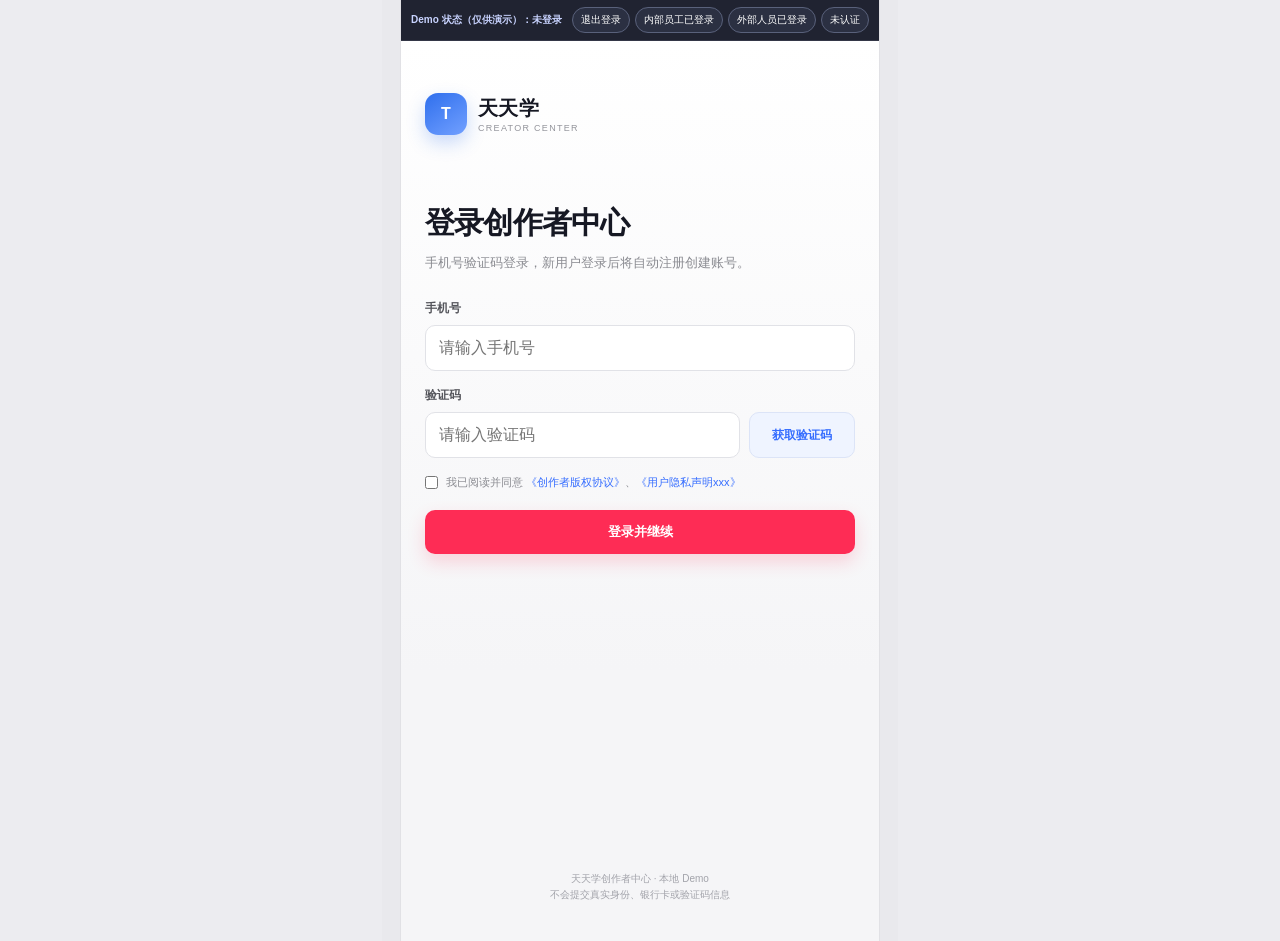
<file: index.html>
<!doctype html>
<html lang="zh-CN">
<head>
  <meta charset="utf-8" />
  <meta name="viewport" content="width=device-width, initial-scale=1, maximum-scale=1, viewport-fit=cover" />
  <meta name="theme-color" content="#f5f5f7" />
  <title>天天学 · 创作者中心</title>
  <link rel="stylesheet" href="styles.css" />
  <script defer src="app.js"></script>
</head>
<body>
  <div id="app"></div>
  <div id="toast-root" aria-live="polite"></div>
</body>
</html>
</file>
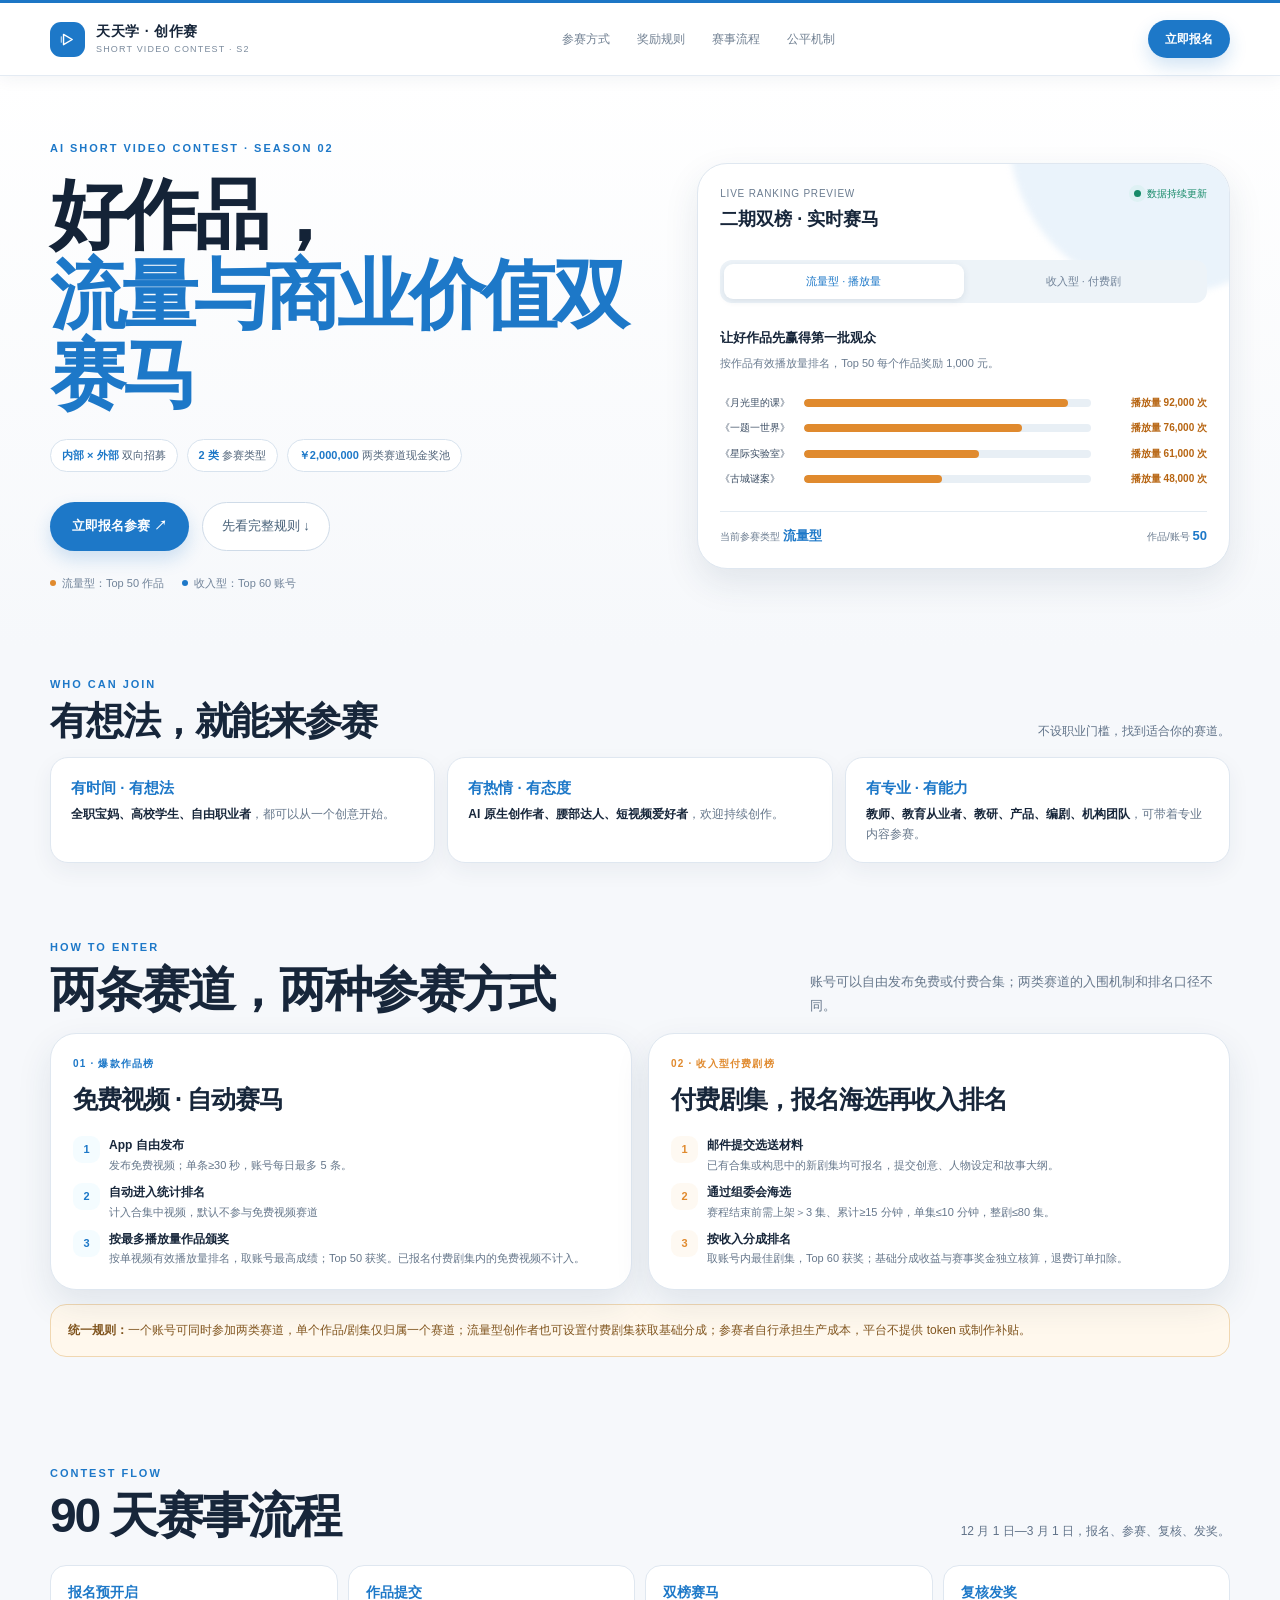
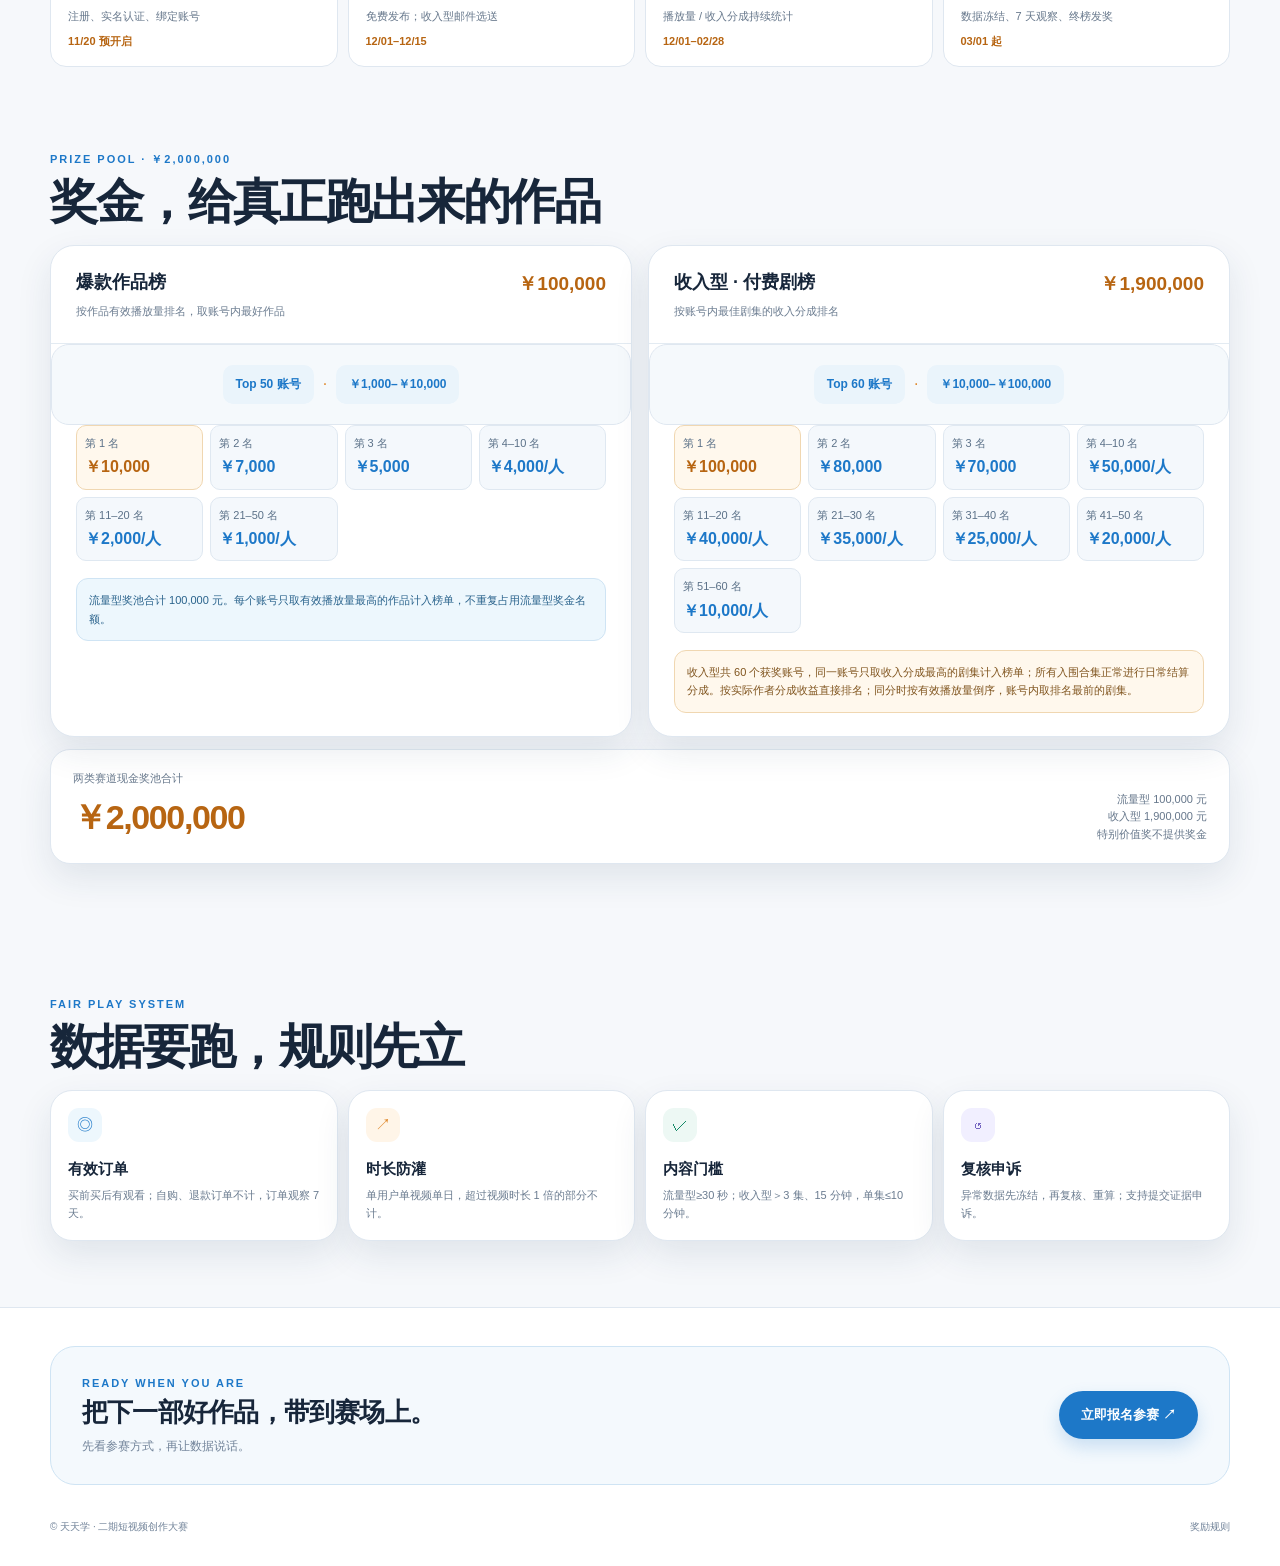
<file: contest/index.html>
<!doctype html>
<html lang="zh-CN">
<head>
  <meta charset="utf-8">
  <meta name="viewport" content="width=device-width, initial-scale=1, viewport-fit=cover">
  <meta name="theme-color" content="#ffffff">
  <title>二期短视频创作大赛｜流量与收入双赛马</title>
  <style>
    :root{
      --bg:#07111e;--bg2:#0c1a2b;--panel:#0f2237;--panel2:#112a43;--line:rgba(189,219,249,.14);
      --text:#eff6ff;--muted:#8da7be;--soft:#bfd1e2;--gold:#f4bd67;--gold2:#ffd99b;
      --cyan:#7dd9ff;--blue:#7e9cff;--green:#7fe0b3;--danger:#ff9d9d;--shadow:0 20px 70px rgba(0,0,0,.28);
      --radius:24px;--max:1180px;
    }
    *{box-sizing:border-box}html{scroll-behavior:smooth}body{margin:0;background:radial-gradient(circle at 15% -10%,#1d4160 0,transparent 38%),radial-gradient(circle at 96% 14%,#2d2648 0,transparent 26%),var(--bg);color:var(--text);font-family:-apple-system,BlinkMacSystemFont,"PingFang SC","Noto Sans SC","Microsoft YaHei",sans-serif;line-height:1.55;-webkit-font-smoothing:antialiased}a{color:inherit;text-decoration:none}button,input{font:inherit}button{cursor:pointer}::selection{background:#7dd9ff33}.wrap{width:min(var(--max),calc(100% - 40px));margin:0 auto}.eyebrow{color:var(--gold);font-size:11px;letter-spacing:.18em;font-weight:800;text-transform:uppercase}.muted{color:var(--muted)}
    .topline{height:3px;background:linear-gradient(90deg,var(--gold),#ff8b6b 36%,var(--cyan) 72%,#8f9bff)}
    .nav{position:sticky;top:0;z-index:20;background:rgba(7,17,30,.82);backdrop-filter:blur(18px);border-bottom:1px solid var(--line)}.nav-inner{height:72px;display:flex;align-items:center;justify-content:space-between;gap:20px}.brand{display:flex;align-items:center;gap:11px}.brand-mark{width:35px;height:35px;border:1px solid #ffffff32;border-radius:11px;display:grid;place-items:center;background:linear-gradient(145deg,#f6bf6a,#c17645 55%,#6b4166);box-shadow:0 0 0 4px #f4bd6711,0 8px 24px #0005}.brand-mark svg{width:19px}.brand strong{display:block;font-size:14px;letter-spacing:.05em}.brand small{display:block;color:var(--muted);font-size:9px;letter-spacing:.13em;margin-top:1px}.nav-links{display:flex;align-items:center;gap:27px;color:var(--soft);font-size:12px}.nav-links a{opacity:.82;transition:.2s}.nav-links a:hover{color:var(--gold2);opacity:1}.nav-cta,.hero-cta{border:0;border-radius:999px;background:linear-gradient(135deg,#f7c16d,#db8a61);color:#25180d;font-weight:800;box-shadow:0 10px 28px #e69f5d35;transition:transform .2s,box-shadow .2s}.nav-cta{padding:10px 17px;font-size:12px}.nav-cta:hover,.hero-cta:hover{transform:translateY(-2px);box-shadow:0 15px 34px #e69f5d55}.mobile-menu{display:none;border:0;background:#ffffff0e;color:var(--text);width:38px;height:38px;border-radius:11px}
    .hero{position:relative;padding:86px 0 80px;overflow:hidden}.hero:before{content:"";position:absolute;inset:0;pointer-events:none;background:linear-gradient(90deg,transparent 0 58%,#f4bd6708 58% 58.2%,transparent 58.2% 100%),linear-gradient(0deg,transparent 0 76%,#7dd9ff08 76% 76.2%,transparent 76.2% 100%);mask-image:linear-gradient(180deg,#000,transparent)}.hero-grid{position:relative;display:grid;grid-template-columns:1.04fr .96fr;align-items:center;gap:70px}.hero h1{font-size:clamp(42px,6vw,76px);line-height:1.05;letter-spacing:-.055em;margin:18px 0 21px;max-width:640px}.hero h1 span{background:linear-gradient(100deg,#fff 6%,#f4bd67 56%,#7dd9ff 96%);-webkit-background-clip:text;background-clip:text;color:transparent}.hero-lede{max-width:530px;color:var(--soft);font-size:17px;line-height:1.8;margin:0}.hero-badges{display:flex;flex-wrap:wrap;gap:9px;margin:25px 0 30px}.badge{border:1px solid var(--line);border-radius:999px;padding:7px 11px;color:var(--soft);font-size:11px;background:#ffffff06}.badge b{color:var(--gold2);font-weight:700}.hero-actions{display:flex;align-items:center;gap:13px;flex-wrap:wrap}.hero-cta{padding:14px 22px;font-size:13px}.ghost-cta{border:1px solid var(--line);background:#ffffff05;border-radius:999px;padding:13px 19px;color:var(--soft);font-size:13px;transition:.2s}.ghost-cta:hover{background:#ffffff0f;border-color:#ffffff35;color:#fff}.hero-footnote{display:flex;gap:18px;margin-top:24px;color:var(--muted);font-size:11px}.hero-footnote span{display:inline-flex;align-items:center;gap:6px}.dot{width:6px;height:6px;border-radius:50%;background:var(--gold)}.dot.blue{background:var(--cyan)}
    .scoreboard{position:relative;min-height:405px;padding:22px;border:1px solid #ffffff1b;border-radius:30px;background:linear-gradient(160deg,#16324bdb,#0c1728e6);box-shadow:var(--shadow);overflow:hidden}.scoreboard:before{content:"";position:absolute;width:320px;height:320px;border-radius:50%;top:-190px;right:-100px;background:#f4bd6726;filter:blur(3px)}.score-top{position:relative;display:flex;align-items:flex-start;justify-content:space-between;gap:12px}.score-top small{display:block;color:var(--muted);font-size:10px;letter-spacing:.08em}.score-top h3{font-size:18px;margin:5px 0 0}.live-dot{display:flex;align-items:center;gap:6px;color:var(--green);font-size:10px}.live-dot i{width:7px;height:7px;border-radius:50%;background:var(--green);box-shadow:0 0 0 5px #7fe0b31c}.score-tabs{position:relative;display:grid;grid-template-columns:1fr 1fr;margin-top:26px;padding:4px;border-radius:12px;background:#06132199}.score-tab{border:0;background:transparent;color:var(--muted);padding:9px;border-radius:9px;font-size:11px}.score-tab.active{color:#fff;background:#ffffff12;box-shadow:inset 0 0 0 1px #ffffff12}.score-main{position:relative;margin-top:25px}.score-main h4{margin:0 0 7px;font-size:13px;color:var(--soft)}.score-main p{margin:0;color:var(--muted);font-size:11px;line-height:1.6}.score-bars{display:grid;gap:12px;margin-top:22px}.bar-row{display:grid;grid-template-columns:76px 1fr 47px;align-items:center;gap:8px;font-size:10px}.bar-row label{color:var(--soft);white-space:nowrap;overflow:hidden;text-overflow:ellipsis}.bar-track{height:8px;border-radius:99px;background:#ffffff0d;overflow:hidden}.bar-fill{height:100%;border-radius:99px;background:linear-gradient(90deg,var(--gold),#f28b69)}.bar-fill.blue{background:linear-gradient(90deg,var(--cyan),var(--blue))}.bar-row em{font-style:normal;text-align:right;color:var(--gold2);font-weight:700}.score-footer{position:absolute;left:22px;right:22px;bottom:18px;display:flex;justify-content:space-between;gap:12px;padding-top:14px;border-top:1px solid var(--line);font-size:10px;color:var(--muted)}.score-footer strong{color:#fff;font-size:13px}
    .section{padding:95px 0}.section-head{display:flex;align-items:end;justify-content:space-between;gap:30px;margin-bottom:30px}.section-head h2{font-size:clamp(29px,4vw,48px);line-height:1.1;letter-spacing:-.045em;margin:8px 0 0}.section-head p{max-width:420px;color:var(--muted);font-size:13px;line-height:1.8;margin:0}.objectives{display:grid;grid-template-columns:repeat(3,1fr);gap:14px}.objective{position:relative;padding:23px;border:1px solid var(--line);border-radius:var(--radius);background:linear-gradient(145deg,#ffffff0a,#ffffff03);min-height:185px;overflow:hidden}.objective:after{content:"";position:absolute;width:140px;height:140px;border-radius:50%;right:-50px;bottom:-65px;background:#7dd9ff0b}.objective:nth-child(2):after{background:#f4bd670d}.objective:nth-child(3):after{background:#8d86ff12}.objective-no{display:inline-grid;place-items:center;width:30px;height:30px;border-radius:10px;background:#ffffff0b;color:var(--gold);font-size:11px;font-weight:800}.objective h3{font-size:17px;margin:20px 0 7px}.objective p{color:var(--muted);font-size:12px;line-height:1.75;margin:0;max-width:260px}
    .track-grid{display:grid;grid-template-columns:1fr 1fr;gap:16px}.track{position:relative;padding:28px;border:1px solid var(--line);border-radius:26px;min-height:370px;overflow:hidden}.track.flow{background:linear-gradient(145deg,#162f49,#102239)}.track.sales{background:linear-gradient(145deg,#2d2431,#171c2d)}.track:before{content:"";position:absolute;inset:auto -60px -110px auto;width:280px;height:280px;border-radius:50%;background:#7dd9ff10}.track.sales:before{background:#f4bd6711}.track-head{position:relative;display:flex;justify-content:space-between;gap:15px}.track-kicker{font-size:10px;color:var(--cyan);letter-spacing:.12em;font-weight:800}.sales .track-kicker{color:var(--gold)}.track h3{font-size:28px;margin:8px 0 9px;letter-spacing:-.04em}.track-desc{position:relative;color:var(--soft);font-size:13px;line-height:1.75;max-width:380px;margin:0}.track-chip{flex:none;align-self:flex-start;padding:7px 9px;border-radius:8px;color:#c9f0ff;background:#7dd9ff12;border:1px solid #7dd9ff2b;font-size:10px}.sales .track-chip{color:#ffe1ac;background:#f4bd6712;border-color:#f4bd672d}.track-metrics{position:relative;display:grid;grid-template-columns:repeat(3,1fr);gap:8px;margin-top:26px}.track-metrics div{padding:11px 10px;border-radius:12px;background:#ffffff08}.track-metrics b{display:block;font-size:19px}.track-metrics span{display:block;color:var(--muted);font-size:10px;margin-top:2px}.track-foot{position:absolute;bottom:25px;left:28px;right:28px;display:flex;align-items:center;justify-content:space-between;gap:10px;padding-top:17px;border-top:1px solid #ffffff14;color:var(--muted);font-size:11px}.track-foot a{color:var(--gold2);font-weight:700}.flow .track-foot a{color:var(--cyan)}
    .timeline{display:grid;grid-template-columns:repeat(7,1fr);gap:0;position:relative}.timeline:before{content:"";position:absolute;top:18px;left:8%;right:8%;height:1px;background:linear-gradient(90deg,var(--gold),#ffffff30 52%,var(--cyan))}.step{position:relative;text-align:center}.step-dot{position:relative;margin:0 auto 17px;width:36px;height:36px;display:grid;place-items:center;border:1px solid #ffffff32;border-radius:50%;background:var(--bg2);color:var(--gold);font-size:11px;font-weight:800;box-shadow:0 0 0 6px var(--bg)}.step:nth-child(n+5) .step-dot{color:var(--cyan)}.step b{display:block;font-size:12px}.step span{display:block;color:var(--muted);font-size:10px;line-height:1.6;margin:6px auto 0;max-width:104px}
    .rules-grid{display:grid;grid-template-columns:1fr 1fr;gap:16px}.rule-card{border:1px solid var(--line);border-radius:24px;background:#ffffff05;overflow:hidden}.rule-card-head{padding:23px 25px;border-bottom:1px solid var(--line);display:flex;align-items:flex-start;justify-content:space-between;gap:15px}.rule-card-head h3{font-size:18px;margin:0}.rule-card-head p{font-size:11px;color:var(--muted);margin:6px 0 0}.rule-card-head .sum{font-size:19px;color:var(--gold);font-weight:800;white-space:nowrap}.rule-list{list-style:none;padding:6px 25px 18px;margin:0}.rule-list li{position:relative;padding:12px 0 12px 22px;border-bottom:1px solid #ffffff0b;color:var(--soft);font-size:12px}.rule-list li:last-child{border-bottom:0}.rule-list li:before{content:"";position:absolute;left:0;top:18px;width:8px;height:8px;border-radius:50%;background:var(--gold)}.flow-card .rule-list li:before{background:var(--cyan)}.rule-list b{color:#fff}.winner-note{margin:0 25px 23px;padding:12px;border-radius:12px;background:#f4bd6710;border:1px solid #f4bd6724;color:#f8dbaa;font-size:11px;line-height:1.65}.flow-card .winner-note{background:#7dd9ff0d;border-color:#7dd9ff24;color:#c6efff}.prize-ladder{display:grid;grid-template-columns:repeat(4,1fr);gap:7px;padding:0 25px 17px}.prize-row{padding:9px 8px;border-radius:10px;background:#ffffff08;min-height:55px}.prize-row small{display:block;color:var(--muted);font-size:9px}.prize-row strong{display:block;margin-top:3px;color:#fff;font-size:14px}.prize-row:first-child{background:linear-gradient(135deg,#f4bd672c,#ffffff08);border:1px solid #f4bd6740}.prize-row:first-child strong{color:var(--gold2)}
    .formula{display:flex;align-items:center;justify-content:center;gap:9px;flex-wrap:wrap;padding:20px;border:1px solid var(--line);border-radius:18px;background:linear-gradient(145deg,#ffffff09,#ffffff03);font-size:12px;color:var(--soft)}.formula strong{padding:10px 13px;border-radius:10px;background:#7dd9ff11;color:#cff4ff}.formula i{font-style:normal;color:var(--gold);font-size:16px}.formula em{font-style:normal;color:var(--muted);font-size:10px}.pool-total{display:flex;align-items:end;justify-content:space-between;gap:20px;margin-top:15px;padding:20px 22px;border-radius:20px;background:linear-gradient(110deg,#1e3148,#18233b);border:1px solid #ffffff18}.pool-total small{display:block;color:var(--muted);font-size:11px}.pool-total strong{display:block;margin-top:4px;color:var(--gold2);font-size:34px;letter-spacing:-.04em}.pool-total span{color:var(--soft);font-size:11px;line-height:1.6;text-align:right;max-width:220px}
    .governance{display:grid;grid-template-columns:1fr 1fr;gap:14px}.gov-card{padding:23px;border:1px solid var(--line);border-radius:22px;background:#ffffff05}.gov-card h3{font-size:16px;margin:0 0 7px}.gov-card p{margin:0;color:var(--muted);font-size:12px;line-height:1.75}.gov-icon{width:34px;height:34px;border-radius:11px;display:grid;place-items:center;margin-bottom:15px;background:#7dd9ff11;color:var(--cyan)}.gov-card:nth-child(2) .gov-icon{background:#f4bd6711;color:var(--gold)}.gov-card:nth-child(3) .gov-icon{background:#7fe0b311;color:var(--green)}.gov-card:nth-child(4) .gov-icon{background:#9b8dff12;color:#bbb1ff}.accordion{border-top:1px solid var(--line)}.accordion-item{border-bottom:1px solid var(--line)}.accordion-btn{width:100%;display:flex;align-items:center;justify-content:space-between;gap:16px;padding:18px 0;border:0;background:none;color:#fff;text-align:left;font-weight:700;font-size:13px}.accordion-btn span:last-child{color:var(--muted);font-size:18px;font-weight:400;transition:transform .2s}.accordion-btn[aria-expanded="true"] span:last-child{transform:rotate(45deg);color:var(--gold)}.accordion-panel{display:grid;grid-template-rows:0fr;transition:grid-template-rows .25s}.accordion-panel>div{overflow:hidden;color:var(--muted);font-size:12px;line-height:1.8}.accordion-panel.open{grid-template-rows:1fr}.accordion-panel.open>div{padding:0 0 17px}.accordion-panel ul{margin:0;padding-left:18px}.accordion-panel li{margin:5px 0}
    .faq{display:grid;grid-template-columns:.82fr 1.18fr;gap:60px;align-items:start}.faq-intro h2{margin:8px 0 12px;font-size:clamp(30px,4vw,48px);line-height:1.08;letter-spacing:-.05em}.faq-intro p{margin:0;color:var(--muted);font-size:13px;line-height:1.8}.faq-list .accordion-btn{padding:16px 0;font-size:12px}.faq-list .accordion-panel>div{font-size:11px}
    .footer{padding:75px 0 40px;border-top:1px solid var(--line);background:linear-gradient(180deg,transparent,#06101b)}.footer-cta{display:flex;align-items:center;justify-content:space-between;gap:25px;padding:28px 31px;border:1px solid #f4bd6736;border-radius:25px;background:linear-gradient(110deg,#f4bd6714,#7dd9ff09)}.footer-cta h2{margin:0;font-size:26px;letter-spacing:-.03em}.footer-cta p{margin:5px 0 0;color:var(--muted);font-size:12px}.footer-bottom{display:flex;justify-content:space-between;gap:20px;margin-top:34px;color:#668096;font-size:10px}.footer-links{display:flex;gap:17px}.footer-links a:hover{color:var(--soft)}
    .modal-backdrop{position:fixed;z-index:50;inset:0;padding:20px;display:none;align-items:center;justify-content:center;background:#02060dcc;backdrop-filter:blur(8px)}.modal-backdrop.show{display:flex}.modal{width:min(520px,100%);max-height:90vh;overflow:auto;border:1px solid #ffffff24;border-radius:25px;background:linear-gradient(160deg,#13283f,#0c1828);box-shadow:var(--shadow);padding:27px}.modal-head{display:flex;align-items:flex-start;justify-content:space-between;gap:15px}.modal-head h3{margin:0;font-size:22px}.modal-head p{margin:6px 0 0;color:var(--muted);font-size:12px}.modal-close{width:32px;height:32px;border:1px solid var(--line);border-radius:10px;background:#ffffff08;color:var(--soft);font-size:19px}.form-grid{display:grid;gap:14px;margin-top:23px}.field label{display:block;color:var(--soft);font-size:11px;margin-bottom:6px}.field input,.field select{width:100%;height:44px;border:1px solid var(--line);border-radius:11px;background:#ffffff08;color:#fff;padding:0 12px;outline:none}.field input:focus,.field select:focus{border-color:#7dd9ff73;box-shadow:0 0 0 3px #7dd9ff12}.type-choice{display:grid;grid-template-columns:1fr 1fr;gap:9px}.type-choice label{position:relative;display:block;padding:13px;border:1px solid var(--line);border-radius:12px;background:#ffffff05;color:var(--soft);font-size:12px;cursor:pointer}.type-choice input{position:absolute;opacity:0}.type-choice label:has(input:checked){border-color:#f4bd6773;background:#f4bd6712;color:#fff}.modal-note{margin-top:15px;padding:11px;border-radius:10px;background:#ffffff08;color:var(--muted);font-size:10px;line-height:1.65}.modal-actions{display:flex;gap:10px;margin-top:20px}.modal-actions button{flex:1;height:44px;border-radius:11px}.modal-submit{border:0;background:linear-gradient(135deg,#f7c16d,#db8a61);color:#25180d;font-weight:800}.modal-cancel{border:1px solid var(--line);background:#ffffff06;color:var(--soft)}.toast{position:fixed;z-index:60;left:50%;bottom:25px;transform:translateX(-50%) translateY(20px);opacity:0;pointer-events:none;max-width:calc(100% - 40px);padding:12px 15px;border:1px solid #ffffff24;border-radius:12px;background:#10283eeF;color:#fff;font-size:12px;box-shadow:var(--shadow);transition:.25s}.toast.show{opacity:1;transform:translateX(-50%)}
    @media(max-width:900px){.hero-grid{gap:35px}.timeline{grid-template-columns:repeat(4,1fr);row-gap:28px}.timeline:before{display:none}.step-dot{margin-bottom:10px}.rules-grid,.governance{grid-template-columns:1fr}.faq{gap:30px}}
    @media(max-width:680px){.wrap{width:min(100% - 28px,540px)}.nav-inner{height:62px}.nav-links{display:none;position:absolute;top:62px;left:14px;right:14px;padding:12px;border:1px solid var(--line);border-radius:16px;background:#0d1c2df7;box-shadow:var(--shadow)}.nav-links.mobile-open{display:grid;gap:0}.nav-links.mobile-open a{padding:11px 8px;border-bottom:1px solid #ffffff0b}.nav-links.mobile-open a:last-child{border-bottom:0}.mobile-menu{display:grid;place-items:center}.hero{padding:57px 0 55px}.hero-grid{grid-template-columns:1fr;gap:38px}.hero h1{font-size:46px}.hero-lede{font-size:15px}.hero-footnote{flex-wrap:wrap;gap:10px 15px}.scoreboard{min-height:370px}.section{padding:67px 0}.section-head{display:block;margin-bottom:22px}.section-head p{margin-top:12px}.objectives,.track-grid{grid-template-columns:1fr}.objective{min-height:auto}.track{min-height:355px}.timeline{grid-template-columns:repeat(2,1fr);gap:25px 8px}.step{padding:0 3px}.step span{max-width:140px}.prize-ladder{grid-template-columns:repeat(3,1fr)}.formula{justify-content:flex-start}.pool-total{display:block}.pool-total span{display:block;text-align:left;margin-top:8px}.footer-cta{display:block;padding:23px}.footer-cta .hero-cta{margin-top:17px}.footer-bottom{display:block}.footer-links{margin-top:12px}.modal{padding:22px}.hero-actions{width:100%}.hero-cta,.ghost-cta{flex:1;text-align:center}.brand small{display:none}}
    @media(max-width:380px){.hero h1{font-size:41px}.track-metrics b{font-size:17px}.prize-ladder{grid-template-columns:repeat(2,1fr)}}
    .entry-grid{display:grid;grid-template-columns:1fr 1fr;gap:16px}.entry-card{padding:26px;border:1px solid var(--line);border-radius:26px;background:linear-gradient(145deg,#162f49,#102239)}.entry-card.sales-entry{background:linear-gradient(145deg,#2d2431,#171c2d)}.entry-card h3{margin:8px 0 9px;font-size:25px;letter-spacing:-.04em}.entry-card p{margin:0;color:var(--soft);font-size:13px;line-height:1.75}.entry-kicker{color:var(--cyan);font-size:10px;letter-spacing:.12em;font-weight:800}.sales-entry .entry-kicker{color:var(--gold)}.entry-steps{display:grid;gap:9px;margin-top:20px}.entry-step{display:grid;grid-template-columns:27px 1fr;gap:9px;align-items:start}.entry-step i{width:27px;height:27px;border-radius:9px;display:grid;place-items:center;background:#7dd9ff16;color:var(--cyan);font-style:normal;font-size:11px;font-weight:800}.sales-entry .entry-step i{background:#f4bd6716;color:var(--gold)}.entry-step b{display:block;font-size:12px}.entry-step span{display:block;margin-top:2px;color:var(--muted);font-size:11px;line-height:1.55}.entry-note{margin-top:14px;padding:15px 17px;border:1px solid #f4bd6730;border-radius:16px;background:#f4bd670b;color:#f8dbaa;font-size:12px;line-height:1.7}.value-award{margin-top:15px;padding:22px 25px;border:1px solid #9b8dff36;border-radius:22px;background:linear-gradient(110deg,#9b8dff10,#7dd9ff08)}.value-award-head{display:flex;align-items:flex-start;justify-content:space-between;gap:18px}.value-award h3{margin:0;font-size:18px}.value-award p{margin:5px 0 0;color:var(--muted);font-size:11px;line-height:1.6}.value-award strong{color:#d0caff;font-size:18px;white-space:nowrap}.value-award-grid{display:grid;grid-template-columns:repeat(3,1fr);gap:8px;margin-top:16px}.value-award-grid div{padding:11px;border-radius:11px;background:#ffffff08}.value-award-grid b{display:block;font-size:15px}.value-award-grid span{display:block;margin-top:3px;color:var(--muted);font-size:10px}.value-award-note{margin-top:13px;color:#bcb6e9;font-size:10px;line-height:1.6}
    @media(max-width:680px){.entry-grid{grid-template-columns:1fr}.value-award-head{display:block}.value-award-head strong{display:block;margin-top:10px}.value-award-grid{grid-template-columns:1fr}}

    /* S2 light mode: clear, compact and content-first */
    :root{
      --bg:#f6f8fb;--bg2:#ffffff;--panel:#ffffff;--panel2:#f8fafc;--line:#dfe7f0;
      --text:#17263a;--muted:#66778b;--soft:#3b4d63;--gold:#e08a2e;--gold2:#b76512;
      --cyan:#1d78c8;--blue:#4b69c6;--green:#168a68;--danger:#c74848;--shadow:0 14px 35px rgba(31,56,86,.10)
    }
    body{background:#f6f8fb;color:var(--text)}
    .topline{height:3px;background:#1d78c8}
    .nav{background:rgba(255,255,255,.94);border-bottom:1px solid #e4ebf3;box-shadow:0 3px 16px rgba(31,56,86,.06)}
    .nav-links.mobile-open{background:#fff!important;border-color:#dfe7f0;box-shadow:var(--shadow)}
    .brand-mark{background:#1d78c8;border:0;box-shadow:none}
    .brand small{color:#7b8b9d}.nav-links{color:#51647a}.nav-links a:hover{color:#1d78c8}
    .nav-cta,.hero-cta{background:#1d78c8;color:#fff;box-shadow:0 8px 18px rgba(29,120,200,.2)}
    .mobile-menu{background:#eef4fa;color:#1d78c8}
    .hero{padding:64px 0 54px;background:linear-gradient(180deg,#fff 0,#f6f8fb 100%)}
    .hero:before{background:none}.hero h1{color:#142337}.hero h1 span{background:none;color:#1d78c8}
    .hero-lede,.section-head p{color:#617389}.eyebrow{color:#1d78c8}.badge{border-color:#d8e3ee;background:#fff;color:#51647a}.badge b{color:#1d78c8}
    .ghost-cta{border-color:#cfdbe8;background:#fff;color:#466078}.ghost-cta:hover{background:#f1f6fb;border-color:#9ebbd6;color:#1d78c8}
    .hero-footnote{color:#718399}.dot{background:#e08a2e}.dot.blue{background:#1d78c8}
    .scoreboard,.objective,.track,.entry-card,.rule-card,.gov-card,.value-award,.modal{background:#fff!important;border-color:#dfe7f0;box-shadow:var(--shadow);color:var(--text)}
    .scoreboard{min-height:360px}.scoreboard:before{background:#eaf3fb}.score-top small,.score-main p,.score-footer,.track-desc,.entry-card p,.rule-card-head p,.gov-card p,.value-award p{color:#6b7c90}
    .score-top h3,.score-main h4,.track h3,.entry-card h3,.rule-card-head h3,.gov-card h3,.value-award h3{color:#17263a}
    .score-tabs{background:#edf3f8}.score-tab{color:#718399}.score-tab.active{background:#fff;color:#1d78c8;box-shadow:0 2px 7px rgba(31,56,86,.10)}
    .score-bars{gap:10px}.bar-track{background:#e8eff5}.bar-fill{background:#e08a2e}.bar-fill.blue{background:#1d78c8}.bar-row em{color:#b76512}.score-footer{border-color:#e3ebf2}.score-footer strong{color:#1d78c8}
    .bar-row{grid-template-columns:76px 1fr 108px}.bar-row em{white-space:nowrap;font-size:10px}
    .score-footer{position:relative;left:auto;right:auto;bottom:auto;margin-top:24px}
    .section{padding:66px 0}.section-head{margin-bottom:22px}.section-head h2{color:#17263a}.section-head p{font-size:12px}
    .objective{min-height:145px;padding:20px}.objective:after{background:#edf5fb}.objective h3{margin:14px 0 5px;font-size:16px}.objective p{color:#6b7c90}
    .track.flow,.track.sales{background:#fff!important}.track:before{background:#edf5fb}.track.sales:before{background:#fff5e8}.track-kicker{color:#1d78c8}.sales .track-kicker{color:#e08a2e}.track-chip{color:#1d78c8;background:#edf5fb;border-color:#cfe4f4}.sales .track-chip{color:#b76512;background:#fff5e8;border-color:#f0d7b1}.track-metrics div,.prize-row,.value-award-grid div{background:#f5f8fb}.track-metrics b{color:#17263a}.track-metrics span,.track-foot{color:#718399}.track-foot{border-color:#e3ebf2}.track-foot a{color:#1d78c8}.flow .track-foot a{color:#1d78c8}
    .timeline:before{background:#c5d8ea}.step-dot{background:#fff;border-color:#bdd2e6;box-shadow:0 0 0 6px #f6f8fb;color:#1d78c8}.step:nth-child(n+5) .step-dot{color:#e08a2e}.step b{color:#263b52}.step span{color:#718399}
    .rule-card-head{border-color:#e3ebf2}.rule-card-head .sum{color:#b76512}.rule-list li{border-color:#edf1f5;color:#53677e}.rule-list li:before{background:#e08a2e}.flow-card .rule-list li:before{background:#1d78c8}.rule-list b{color:#20364e}.formula{background:#f5f9fc;border-color:#dfe7f0;color:#53677e}.formula strong{background:#eaf4fb;color:#1d78c8}.formula i{color:#e08a2e}.formula em{color:#718399}.winner-note,.entry-note{background:#fff8ed;border-color:#f0d7b1;color:#80551f}.flow-card .winner-note{background:#edf7fd;border-color:#cfe4f4;color:#2a638c}.pool-total{background:#fff;border-color:#dfe7f0;box-shadow:var(--shadow)}.pool-total strong{color:#b76512}.pool-total span{color:#66778b}
    .value-award{background:#fff!important}.value-award strong{color:#b76512}.value-award-grid div{border:1px solid #e5ecf3}.value-award-grid span,.value-award-note{color:#718399}
    .governance .gov-icon{background:#edf7fd;color:#1d78c8}.governance .gov-card:nth-child(2) .gov-icon{background:#fff5e8;color:#e08a2e}.governance .gov-card:nth-child(3) .gov-icon{background:#edf8f4;color:#168a68}.governance .gov-card:nth-child(4) .gov-icon{background:#f1efff;color:#7465c1}
    .accordion,.accordion-item{border-color:#dfe7f0}.accordion-btn{color:#20364e}.accordion-btn span:last-child{color:#718399}.accordion-btn[aria-expanded="true"] span:last-child{color:#1d78c8}.accordion-panel>div{color:#66778b}
    .footer{padding:55px 0 32px;background:#fff;border-top:1px solid #dfe7f0}.footer-cta{background:#f4f9fd;border-color:#cfe4f4}.footer-cta h2{color:#17263a}.footer-cta p,.footer-bottom{color:#718399}.footer-links a:hover{color:#1d78c8}
    /* 极简信息架构：首屏 → 参赛方式 → 奖金 → 核心规则 */
    #why,#flow,#faq,#special-awards{display:none}
    #flow{display:block;padding:42px 0 18px}.flow-mini{display:grid;grid-template-columns:repeat(4,1fr);gap:10px}.flow-mini-card{padding:16px 17px;background:#fff;border:1px solid #dfe7f0;border-radius:16px}.flow-mini-card b{display:block;color:#1d78c8;font-size:14px}.flow-mini-card span{display:block;margin-top:5px;color:#66778b;font-size:11px;line-height:1.55}.flow-mini-card em{display:block;margin-top:8px;color:#b76512;font-style:normal;font-size:11px;font-weight:700}
    .footer-links a[href="#faq"],.footer-links a[href="#why"]{display:none}
    #entry .section-head p,#prizes .section-head p,#rules .section-head p{display:none}
    .entry-steps,.entry-note,#rules .accordion{display:none}
    .hero-lede{display:none}
    .entry-card{min-height:0;padding:22px}.entry-card p{font-size:14px;line-height:1.65;margin-top:8px}
    #entry .section-head p{display:block;color:#66778b;font-size:13px}
    #entry .entry-steps{display:grid;gap:9px;margin-top:18px}
    #entry .entry-note{display:block;margin-top:14px}
    #entry .entry-card>p{display:none}
    #entry .section-head,#prizes .section-head,#rules .section-head{margin-bottom:16px}
    #rules .governance{grid-template-columns:repeat(4,1fr);gap:10px}.gov-card{padding:17px}.gov-card h3{font-size:15px}.gov-card p{font-size:11px;line-height:1.6}
    .prize-ladder .prize-row{background:#f4f8fc;border:1px solid #dfe8f1}.prize-ladder .prize-row small{color:#5b7188;font-size:11px}.prize-ladder .prize-row strong{color:#1d78c8!important;font-size:16px}.prize-ladder .prize-row:first-child{background:#fff8ed;border-color:#f0d7b1}.prize-ladder .prize-row:first-child strong{color:#b76512!important}
    .recruit-section{padding:30px 0 10px}.recruit-section .section-head{margin-bottom:14px}.recruit-section h2{font-size:clamp(25px,3vw,38px)}.recruit-grid{display:grid;grid-template-columns:repeat(3,1fr);gap:12px}.recruit-card{padding:18px 20px;background:#fff;border:1px solid #dfe7f0;border-radius:18px;box-shadow:0 8px 22px rgba(31,56,86,.06)}.recruit-card b{display:block;color:#1d78c8;font-size:15px}.recruit-card p{margin:6px 0 0;color:#66778b;font-size:12px;line-height:1.65}.recruit-card span{color:#17263a;font-weight:700}
    #prizes .pool-total{margin-top:12px}.footer{padding-top:38px}
    @media(max-width:900px){#rules .governance{grid-template-columns:repeat(2,1fr)}}
    @media(max-width:680px){#rules .governance{grid-template-columns:1fr 1fr}.entry-card p{font-size:13px}.recruit-grid,.flow-mini{grid-template-columns:1fr}}
    .modal-backdrop{background:rgba(16,35,55,.35)}.modal{box-shadow:0 25px 70px rgba(31,56,86,.22)}.modal-head p,.modal-note{color:#718399}.modal-close,.modal-cancel{background:#f5f8fb;color:#53677e;border-color:#dfe7f0}.field input,.field select{background:#fff;color:#20364e;border-color:#d6e1ec}.field input:focus,.field select:focus{border-color:#6ca8d8;box-shadow:0 0 0 3px #1d78c81a}.type-choice label{background:#f7fafc;color:#53677e;border-color:#dfe7f0}.type-choice label:has(input:checked){border-color:#6ca8d8;background:#edf7fd;color:#1d78c8}.toast{background:#18344f;color:#fff}
    @media(max-width:680px){.hero{padding:48px 0 42px}.section{padding:52px 0}.hero h1{font-size:42px}.scoreboard{min-height:340px}}
    .signup-progress{display:flex;align-items:center;gap:8px;margin:20px 0 4px;color:#8aa0b5;font-size:11px}.signup-progress span{padding:5px 8px;border-radius:999px;background:#f3f7fa}.signup-progress span.active{background:#eaf4fb;color:#1d78c8;font-weight:700}.signup-progress i{font-style:normal;color:#b4c2cf}.signup-summary{padding:13px 14px;border:1px solid #dfe7f0;border-radius:13px;background:#f7fafc;color:#53677e;font-size:12px;line-height:1.7}.signup-summary strong{color:#20364e}.signup-check{display:flex!important;align-items:flex-start;gap:9px;margin:3px 0 0!important;padding:12px 13px;border:1px solid #dfe7f0;border-radius:12px;background:#f7fafc;color:#53677e!important;font-size:12px!important;cursor:pointer}.signup-check input{width:16px!important;height:16px!important;margin:1px 0 0!important;accent-color:#1d78c8}.signup-bound{margin-top:10px;padding:10px 12px;border-left:3px solid #1d78c8;background:#edf7fd;border-radius:8px;color:#53677e;font-size:11px;line-height:1.6}.signup-bound strong{display:block;color:#20364e;font-size:13px}.signup-bound input{margin-top:6px!important;height:38px!important;background:#fff!important;color:#53677e!important}.signup-hint{margin:9px 0 0;color:#718399;font-size:11px;line-height:1.6}.signup-code-btn{justify-self:end;margin-top:-6px;padding:7px 11px;border:1px solid #cfe4f4;border-radius:9px;background:#edf7fd;color:#1d78c8;font-size:11px}.signup-success{text-align:center;padding:12px 5px 4px}.signup-success-mark{width:52px;height:52px;margin:0 auto 14px;border-radius:50%;display:grid;place-items:center;background:#edf8f4;color:#168a68;font-size:28px;font-weight:800}.signup-success h4{margin:0;color:#20364e;font-size:20px}.signup-success p{margin:8px 0 0;color:#718399;font-size:12px;line-height:1.7}.signup-reset{display:inline-block;margin-top:14px;border:0;background:none;color:#1d78c8;font-size:11px;text-decoration:underline;cursor:pointer}
  </style>
</head>
<body>
  <div class="topline"></div>
  <header class="nav">
    <div class="wrap nav-inner">
      <a class="brand" href="#top" aria-label="返回首页"><span class="brand-mark"><svg viewBox="0 0 24 24" fill="none"><path d="M7 5.5 18 12 7 18.5V5.5Z" stroke="#fff" stroke-width="1.8" stroke-linejoin="round"/><path d="M4.2 8.5v7" stroke="#fff" stroke-width="1.5" stroke-linecap="round" opacity=".7"/></svg></span><span><strong>天天学 · 创作赛</strong><small>SHORT VIDEO CONTEST · S2</small></span></a>
      <nav class="nav-links" aria-label="页面导航"><a href="#entry">参赛方式</a><a href="#prizes">奖励规则</a><a href="#flow">赛事流程</a><a href="#rules">公平机制</a></nav>
      <button class="nav-cta" data-open-modal>立即报名</button><button class="mobile-menu" aria-label="打开导航">☰</button>
    </div>
  </header>

  <main id="top">
    <section class="hero">
      <div class="wrap hero-grid">
        <div>
          <div class="eyebrow">AI SHORT VIDEO CONTEST · SEASON 02</div>
          <h1>好作品，<br><span>流量与商业价值双赛马</span></h1>
          <p class="hero-lede">二期面向集团内部与社会创作者开放。让作品先被看见，再用真实的付费订单与观看时长，跑出下一部值得被投资的好剧。</p>
          <div class="hero-badges"><span class="badge"><b>内部 × 外部</b> 双向招募</span><span class="badge"><b>2 类</b> 参赛类型</span><span class="badge"><b>￥2,000,000</b> 两类赛道现金奖池</span></div>
          <div class="hero-actions"><button class="hero-cta" data-open-modal>立即报名参赛 <span>↗</span></button><a class="ghost-cta" href="#rules">先看完整规则 ↓</a></div>
          <div class="hero-footnote"><span><i class="dot"></i> 流量型：Top 50 作品</span><span><i class="dot blue"></i> 收入型：Top 60 账号</span></div>
        </div>
        <div class="scoreboard" aria-label="赛事赛马预览">
          <div class="score-top"><div><small>LIVE RANKING PREVIEW</small><h3>二期双榜 · 实时赛马</h3></div><div class="live-dot"><i></i>数据持续更新</div></div>
          <div class="score-tabs" role="tablist"><button class="score-tab active" data-score-tab="flow">流量型 · 播放量</button><button class="score-tab" data-score-tab="sales">收入型 · 付费剧</button></div>
          <div class="score-main" id="score-main"><h4 id="score-title">让好作品先赢得第一批观众</h4><p id="score-desc">按作品有效播放量排名，Top 50 每个作品奖励 1,000 元。</p><div class="score-bars" id="score-bars"><div class="bar-row"><label>《月光里的课》</label><div class="bar-track"><div class="bar-fill" style="width:92%"></div></div><em>92%</em></div><div class="bar-row"><label>《一题一世界》</label><div class="bar-track"><div class="bar-fill" style="width:76%"></div></div><em>76%</em></div><div class="bar-row"><label>《星际实验室》</label><div class="bar-track"><div class="bar-fill" style="width:61%"></div></div><em>61%</em></div><div class="bar-row"><label>《古城谜案》</label><div class="bar-track"><div class="bar-fill" style="width:48%"></div></div><em>48%</em></div></div></div>
          <div class="score-footer"><span>当前参赛类型 <strong id="score-kind">流量型</strong></span><span>作品/账号 <strong id="score-count">50</strong></span></div>
        </div>
      </div>
    </section>

    <section class="section" id="why"><div class="wrap"><div class="section-head"><div><div class="eyebrow">WHY S2</div><h2>二期，赛场变大了</h2></div><p>面向内部与社会公众，寻找爆款作品和有创意的作者。</p></div><div class="objectives"><article class="objective"><span class="objective-no">01</span><h3>内外部招募</h3><p>集团内部与社会公众均可报名。</p></article><article class="objective"><span class="objective-no">02</span><h3>流量 + 收入</h3><p>播放量和付费收入分开赛马。</p></article><article class="objective"><span class="objective-no">03</span><h3>长期合作</h3><p>探索系列付费内容合作机制。</p></article></div></div></section>

    <section class="section" id="entry"><div class="wrap"><div class="section-head"><div><div class="eyebrow">HOW TO ENTER</div><h2>两条赛道，两种参赛方式</h2></div><p>账号可以自由发布免费或付费合集；两类赛道的入围机制和排名口径不同。</p></div><div class="entry-grid"><article class="entry-card"><div class="entry-kicker">01 · 爆款作品榜</div><h3>免费视频 · 自动赛马</h3><p>账号自由发布免费合集视频，比赛窗口内按单视频有效播放量统计，每个账号只取播放量最高的作品。</p><div class="entry-steps"><div class="entry-step"><i>1</i><div><b>在 App 自由发布</b><span>真人、动画、AI 漫剧、拟人化角色或混合制作均可；单条不少于 30 秒，每日最多 5 条。</span></div></div><div class="entry-step"><i>2</i><div><b>合集报名参赛</b><span>赛事期间新建合集且视频均在窗口内上传时，App 出现“报名参赛”按钮。</span></div></div><div class="entry-step"><i>3</i><div><b>按账号最佳作品排名</b><span>付费剧集内的免费视频不参与流量榜；创作者自费生产，不提供制作补贴。</span></div></div></div></article><article class="entry-card sales-entry"><div class="entry-kicker">02 · 收入型付费剧榜</div><h3>付费剧集 · 先选送后赛马</h3><p>已有或新建合集均可提交付费赛道报名材料，但只有通过组委会海选的剧集才能进入排名。</p><div class="entry-steps"><div class="entry-step"><i>1</i><div><b>提交剧集选送材料</b><span>补充剧集创意、人物设定、故事大纲；比赛窗口内至少提交 3 集、累计 15 分钟，单集不超过 10 分钟。</span></div></div><div class="entry-step"><i>2</i><div><b>组委会海选初筛</b><span>完成剧本、版权、内容安全和连载计划审核；历史已发布剧集本身不计入本期比赛数据。</span></div></div><div class="entry-step"><i>3</i><div><b>入围后按最佳剧集排名</b><span>账号内取收入分成最高的剧集进入 Top 60；所有合集正常进行日常结算分成，奖金另行发放。</span></div></div></div></article></div><div class="entry-note"><b>统一说明：</b>比赛周期为 90 天（12 月 1 日—3 月 1 日）。参赛创作者自行承担创作成本，平台不提供制作补贴；所有排名数据以有效数据和复核结果为准。</div></div></section>

    <section class="section" id="flow"><div class="wrap"><div class="section-head"><div><div class="eyebrow">90-DAY ROADMAP</div><h2>三个月，跑完一场比赛</h2></div><p>免费作品自动赛马，付费剧集先选送海选再进入收入分成榜；比赛周期为 12 月 1 日至 3 月 1 日。</p></div><div class="timeline"><div class="step"><div class="step-dot">01</div><b>报名绑定</b><span>12/01–12/07<br>手机号注册、账号绑定</span></div><div class="step"><div class="step-dot">02</div><b>免费发布</b><span>12/01–02/28<br>自由发布，自动计入候选</span></div><div class="step"><div class="step-dot">03</div><b>付费选送</b><span>12/01–12/15<br>提交创意、人物与大纲</span></div><div class="step"><div class="step-dot">04</div><b>海选初筛</b><span>12/08–12/21<br>组委会审核入围资格</span></div><div class="step"><div class="step-dot">05</div><b>双榜赛马</b><span>12/22–02/28<br>播放量、收入分成与综合奖</span></div><div class="step"><div class="step-dot">06</div><b>数据冻结</b><span>03/01<br>冻结参赛数据与排名</span></div><div class="step"><div class="step-dot">07</div><b>复核发奖</b><span>03/02 起<br>风控复核、公布榜单、发放奖金</span></div></div></div></section>

    <section class="section" id="prizes"><div class="wrap"><div class="section-head"><div><div class="eyebrow">PRIZE POOL · ￥2,000,000</div><h2>奖金，给真正跑出来的作品</h2></div></div><div class="rules-grid"><article class="rule-card flow-card"><div class="rule-card-head"><div><h3>爆款作品榜</h3><p>按作品有效播放量排名，取账号内最好作品</p></div><span class="sum">￥100,000</span></div><div class="formula"><strong>Top 50 账号</strong><i>·</i><strong>￥1,000–￥10,000</strong></div><div class="prize-ladder"><div class="prize-row"><small>第 1 名</small><strong>￥10,000</strong></div><div class="prize-row"><small>第 2 名</small><strong>￥7,000</strong></div><div class="prize-row"><small>第 3 名</small><strong>￥5,000</strong></div><div class="prize-row"><small>第 4–10 名</small><strong>￥4,000/人</strong></div><div class="prize-row"><small>第 11–20 名</small><strong>￥2,000/人</strong></div><div class="prize-row"><small>第 21–50 名</small><strong>￥1,000/人</strong></div></div><div class="winner-note">流量型奖池合计 100,000 元。每个账号只取有效播放量最高的作品计入榜单，不重复占用流量型奖金名额。</div></article><article class="rule-card"><div class="rule-card-head"><div><h3>收入型 · 付费剧榜</h3><p>按账号内最佳剧集的收入分成排名</p></div><span class="sum">￥1,900,000</span></div><div class="formula"><strong>Top 60 账号</strong><i>·</i><strong>￥20,000–￥100,000</strong></div><div class="prize-ladder"><div class="prize-row"><small>第 1 名</small><strong>￥100,000</strong></div><div class="prize-row"><small>第 2 名</small><strong>￥80,000</strong></div><div class="prize-row"><small>第 3 名</small><strong>￥70,000</strong></div><div class="prize-row"><small>第 4–10 名</small><strong>￥50,000/人</strong></div><div class="prize-row"><small>第 11–20 名</small><strong>￥40,000/人</strong></div><div class="prize-row"><small>第 21–30 名</small><strong>￥35,000/人</strong></div><div class="prize-row"><small>第 31–40 名</small><strong>￥25,000/人</strong></div><div class="prize-row"><small>第 41–50 名</small><strong>￥20,000/人</strong></div><div class="prize-row"><small>第 51–60 名</small><strong>￥10,000/人</strong></div></div><div class="winner-note">收入型共 60 个获奖账号，同一账号只取收入分成最高的剧集计入榜单；所有入围合集正常进行日常结算分成。按实际作者分成收益直接排名；同分时按有效播放量倒序，账号内取排名最前的剧集。</div></article></div><section id="special-awards" class="value-award"><div class="value-award-head"><div><h3>特别价值奖 · 非现金荣誉</h3><p>5 个奖项，颁发奖状与奖杯，制作成本列入赛事组织费用。</p></div><strong>5 席 · ￥0</strong></div><div class="value-award-grid"><div><b>最佳创意</b><span>创新题材与叙事</span></div><div><b>最佳制作</b><span>视听与 AIGC 工艺</span></div><div><b>最佳成长</b><span>赛期提升幅度</span></div><div><b>最佳商业潜力</b><span>付费转化与连载</span></div><div><b>最佳社区贡献</b><span>口碑与生态贡献</span></div></div></section><div class="pool-total"><div><small>两类赛道现金奖池合计</small><strong>￥2,000,000</strong></div><span>流量型 100,000 元<br>收入型 1,900,000 元<br>特别价值奖不提供奖金</span></div></div></section>

    <section class="section" id="rules"><div class="wrap"><div class="section-head"><div><div class="eyebrow">FAIR PLAY SYSTEM</div><h2>数据要跑，规则先立</h2></div><p>一期复盘暴露出的刷单、拆条和重复观看风险，二期在订单进入榜单前就建立校验。</p></div><div class="governance"><article class="gov-card"><div class="gov-icon">◎</div><h3>有效订单</h3><p>买前有观看、买后仍有观看；自购、退款和异常归因订单不计入销售榜。</p></article><article class="gov-card"><div class="gov-icon">↗</div><h3>时长防灌</h3><p>单用户×单视频×单日超过视频时长 3 倍的部分不计；零订单账号的时长分成设个人占比上限。</p></article><article class="gov-card"><div class="gov-icon">✓</div><h3>内容门槛</h3><p>流量型单条不少于 30 秒、每日最多 5 条；收入型每部剧集至少 3 集、累计 15 分钟且单集不超过 10 分钟。创作者自费生产，平台不提供制作补贴。</p></article><article class="gov-card"><div class="gov-icon">↺</div><h3>复核申诉</h3><p>异常数据先冻结、再复核；创作者可提交原始工程、首发链接或版权授权证据申诉。</p></article></div><div class="accordion" style="margin-top:34px"><div class="accordion-item"><button class="accordion-btn" aria-expanded="false"><span>报名与账号规则</span><span>＋</span></button><div class="accordion-panel"><div><ul><li>集团内部与社会创作者均可报名；手机号对应一个参赛账号。</li><li>提交具体作品或剧集时选择类型，作品/剧集首次进入审核后锁定；排行榜展示账号名，发奖时再做身份关联。</li><li>审核失败作品不计入榜单；申诉成功后恢复上架并按规则重新计算可计入数据。</li></ul></div></div></div><div class="accordion-item"><button class="accordion-btn" aria-expanded="false"><span>收入型的剧本与连载要求</span><span>＋</span></button><div class="accordion-panel"><div><ul><li>所有创作者均可选送已有或新建合集，提交剧集创意、人物设定和故事大纲。</li><li>组委会完成剧本、版权、内容安全和连载计划海选，只有通过初筛的剧集才能进入销售榜排名。</li><li>每部参赛剧集至少 3 集、累计不少于 15 分钟，单集不超过 10 分钟，参赛剧集累计不超过 60 集。</li><li>历史已发布剧集本身不参与本期比赛；只统计比赛窗口内提交并通过初筛的参赛内容。所有付费合集正常进行日常结算分成，入围作品另行发放赛事奖金。</li></ul></div></div></div><div class="accordion-item"><button class="accordion-btn" aria-expanded="false"><span>异常订单与观看数据怎么处理</span><span>＋</span></button><div class="accordion-panel"><div><ul><li>订单先进入预估状态，必须通过买前/买后观看门槛和 7 天退款观察期，才进入终榜可计订单。</li><li>注册后短时间即下单、同 IP 多买家、同买家集中扫单、年卡异常成串等信号进入复核。</li><li>单用户/单视频/单日重复观看超过阈值的部分不计入时长池；必要时对账号降权或剔除。</li><li>赛事结束后发生退款、拒付或确认刷单的订单，会从榜单和奖金中追溯扣除。</li></ul></div></div></div><div class="accordion-item"><button class="accordion-btn" aria-expanded="false"><span>版权、举报与申诉</span><span>＋</span></button><div class="accordion-panel"><div><ul><li>不得使用未经授权的 IP，不得搬运或侵犯他人著作权。</li><li>举报需提供原创首发链接、版权证明或明确规则依据；恶意举报不予受理。</li><li>作品下架或数据冻结后，创作者可补充工程文件、原始素材、授权链路等证据发起申诉。</li></ul></div></div></div></div></div></section>

    <section class="section" id="faq"><div class="wrap faq"><div class="faq-intro"><div class="eyebrow">FAQ</div><h2>还有问题？<br>先从这里开始。</h2><p>规则会随着数据和审核实践持续优化，页面展示的是二期当前生效的建议口径。</p></div><div class="faq-list accordion"><div class="accordion-item"><button class="accordion-btn" aria-expanded="false"><span>我可以同时参加两个类型吗？</span><span>＋</span></button><div class="accordion-panel"><div>可以。一个手机号对应一个参赛账号，但同一账号可以同时提交流量型作品和收入型剧集；类型在提交作品/剧集时选择，并分别计入对应榜单。符合条件时，流量型和收入型奖金可以各获得一份。</div></div></div><div class="accordion-item"><button class="accordion-btn" aria-expanded="false"><span>流量型和收入型内容会重复计分吗？</span><span>＋</span></button><div class="accordion-panel"><div>不会。同一作品或剧集只能归入一种类型；付费剧集及其剧集内视频只计入销售榜，不重复计入流量榜。</div></div></div><div class="accordion-item"><button class="accordion-btn" aria-expanded="false"><span>我有多个作品，可以拿多个流量型奖金吗？</span><span>＋</span></button><div class="accordion-panel"><div>可以有多个作品进入 Top 50，但同一创作者最多领取 1 份流量型奖金。其余名额按顺位递补，作品成绩和后续流量不受影响。</div></div></div><div class="accordion-item"><button class="accordion-btn" aria-expanded="false"><span>收入型奖金是按作品还是按人发？</span><span>＋</span></button><div class="accordion-panel"><div>按参赛账号/创作者人头发奖。一个账号可以有多部付费剧集，但最终只领取一档收入型奖金。</div></div></div><div class="accordion-item"><button class="accordion-btn" aria-expanded="false"><span>比赛日期和报名入口在哪里？</span><span>＋</span></button><div class="accordion-panel"><div>报名入口会在赛事公告确认后接入；本页面先用于展示二期流程、规则和奖励设计。</div></div></div></div></div></section>
  </main>

  <footer class="footer"><div class="wrap"><div class="footer-cta"><div><div class="eyebrow">READY WHEN YOU ARE</div><h2>把下一部好作品，带到赛场上。</h2><p>先选你的类型，再让数据说话。</p></div><button class="hero-cta" data-open-modal>立即报名参赛 ↗</button></div><div class="footer-bottom"><span>© 天天学 · 二期短视频创作大赛</span><div class="footer-links"><a href="#why">赛事目标</a><a href="#prizes">奖励规则</a><a href="#faq">FAQ</a></div></div></div></footer>

  <div class="modal-backdrop" id="modal" role="dialog" aria-modal="true" aria-labelledby="modal-title"><div class="modal"><div class="modal-head"><div><h3 id="modal-title">报名二期赛事</h3><p>登录后即可报名，不需要填写昵称或选择赛道。</p></div><button class="modal-close" data-close-signup aria-label="关闭">×</button></div><div class="signup-hint">报名流程将在这里展开：手机号验证码登录 → 实名报名。</div></div></div>
  <div class="toast" id="toast" role="status"></div>
  <script>
    const $=(s,r=document)=>r.querySelector(s),$$=(s,r=document)=>[...r.querySelectorAll(s)];
    const modal=$('#modal'),modalPanel=$('#modal .modal'),toast=$('#toast');
    function showToast(msg){toast.textContent=msg;toast.classList.add('show');clearTimeout(showToast.t);showToast.t=setTimeout(()=>toast.classList.remove('show'),3200)}
    const signupKey='ttx_contest_signup_demo';
    const getSignupState=()=>{try{return {...{loggedIn:false,realName:false,registered:false,internal:false,phone:'',workId:''},...JSON.parse(localStorage.getItem(signupKey)||'{}')}}catch{return {loggedIn:false,realName:false,registered:false,internal:false,phone:'',workId:''}}};
    let signupState=getSignupState();
    const saveSignupState=()=>localStorage.setItem(signupKey,JSON.stringify(signupState));
    const maskPhone=phone=>phone?phone.slice(0,3)+'****'+phone.slice(-4):'未绑定手机号';
    const progress=(step)=>`<div class="signup-progress"><span class="${step==='login'?'active':''}">1 登录</span><i>→</i><span class="${step==='realname'?'active':''}">2 实名报名</span></div>`;
    const boundWorkId=()=>signupState.workId||`TTX-${signupState.phone.slice(-4)||'DEMO'}`;
    const internalBlock=()=>signupState.internal?`<div class="signup-bound"><strong>绑定工号</strong><input value="${boundWorkId()}" readonly disabled><div>工号由实名认证主体自动映射，不可修改。</div></div>`:'';
    const renderSignup=step=>{
      if(step==='success'){
        modalPanel.innerHTML=`<div class="modal-head"><div><h3>报名完成</h3><p>赛事账号已完成身份绑定，可按赛程提交作品或选送剧集。</p></div><button class="modal-close" data-close-signup aria-label="关闭">×</button></div><div class="signup-success"><div class="signup-success-mark">✓</div><h4>${signupState.internal?'内部员工':'社会创作者'}报名成功</h4><p>参赛账号：${maskPhone(signupState.phone)}<br>${signupState.internal?`绑定工号：${boundWorkId()}<br>`:''}当前状态：已完成实名认证并绑定赛事</p><button class="signup-reset" type="button" data-reset-signup>清除演示状态，重新体验</button></div><div class="modal-actions"><button class="modal-submit" type="button" data-close-signup>完成</button></div>`;
        return;
      }
      if(step==='realname'){
        modalPanel.innerHTML=`<div class="modal-head"><div><h3>完成实名认证</h3><p>报名赛事前需要完成作者实名，实名主体将唯一绑定参赛账号。</p></div><button class="modal-close" data-close-signup aria-label="关闭">×</button></div>${progress('realname')}<form data-signup-form="realname"><div class="form-grid"><div class="field"><label for="real-name">真实姓名</label><input id="real-name" name="realName" placeholder="请输入真实姓名" autocomplete="name" required></div><div class="field"><label for="real-id">证件号码</label><input id="real-id" name="realId" inputmode="text" placeholder="请输入证件号码（Demo 不会提交）" required></div><div class="signup-summary">当前账号：<strong>${maskPhone(signupState.phone)}</strong>${signupState.internal?`<br>绑定工号：<strong>${boundWorkId()}</strong>`:''}</div></div><p class="signup-hint">实名认证仅用于赛事报名和后续奖金结算。本页面为静态演示，不会提交真实身份信息。</p><div class="modal-actions"><button class="modal-cancel" type="button" data-back-signup="login">返回登录</button><button class="modal-submit" type="submit">完成实名并报名</button></div></form>`;
        return;
      }
      const loggedIn=signupState.loggedIn;
      const accountSummary=loggedIn?`<div class="signup-summary">已登录账号：<strong>${maskPhone(signupState.phone)}</strong></div>`:'';
      const loginFields=loggedIn?'':`<div class="field"><label for="signup-phone">手机号</label><input id="signup-phone" name="phone" inputmode="tel" maxlength="11" placeholder="请输入手机号（Demo 可留空）" value="${signupState.phone||''}"></div><div class="field"><label for="signup-code">验证码</label><input id="signup-code" name="code" inputmode="numeric" maxlength="6" placeholder="请输入验证码（Demo 可留空）"></div><button class="signup-code-btn" type="button" data-send-code>获取验证码</button>`;
      const title=loggedIn?'确认报名':'登录后报名';
      const intro=loggedIn?'已登录账号可直接报名，请确认内部员工身份。':'手机号登录即可报名，不需要填写昵称或选择赛道。';
      const hint=loggedIn?'选择后将回显实名关联工号，工号不可编辑；不选择则按社会创作者身份报名。':'演示模式下手机号和验证码可留空，将使用演示账号登录；填写后仍会校验格式。内部员工勾选后，将自动关联实名主体对应工号；该绑定关系不可修改。';
      const submitText=loggedIn?'确认报名':'登录并继续';
      modalPanel.innerHTML=`<div class="modal-head"><div><h3>${title}</h3><p>${intro}</p></div><button class="modal-close" data-close-signup aria-label="关闭">×</button></div>${progress('login')}<form data-signup-form="login"><div class="form-grid">${accountSummary}${loginFields}<label class="signup-check"><input type="checkbox" name="internal" ${signupState.internal?'checked':''} data-internal-toggle>我是内部员工</label>${internalBlock()}<p class="signup-hint">${hint}</p></div><div class="modal-actions"><button class="modal-cancel" type="button" data-close-signup>取消</button><button class="modal-submit" type="submit">${submitText}</button></div></form>`;
    };
    const openSignupFlow=()=>{signupState=getSignupState();modal.classList.add('show');renderSignup(signupState.registered?'success':'login');setTimeout(()=>modal.querySelector('input')?.focus(),80)};
    $$('[data-open-modal]').forEach(b=>b.addEventListener('click',openSignupFlow));
    modal.addEventListener('click',e=>{if(e.target===modal||e.target.closest('[data-close-signup]'))modal.classList.remove('show');if(e.target.closest('[data-send-code]'))showToast('验证码已发送（Demo：请输入 123456）');if(e.target.closest('[data-reset-signup]')){localStorage.removeItem(signupKey);signupState=getSignupState();renderSignup('login');showToast('演示状态已清除')}});
    modal.addEventListener('change',e=>{if(e.target.matches('[data-internal-toggle]')){signupState.internal=e.target.checked;saveSignupState();renderSignup('login')}});
    modal.addEventListener('click',e=>{const back=e.target.closest('[data-back-signup]');if(back)renderSignup(back.dataset.backSignup)});
    modal.addEventListener('submit',e=>{e.preventDefault();const form=e.target;if(!form.matches('[data-signup-form]'))return;const data=new FormData(form);
      if(form.dataset.signupForm==='login'){const phoneInput=String(data.get('phone')||'').trim(),codeInput=String(data.get('code')||'').trim();if(phoneInput&&!/^1\d{10}$/.test(phoneInput)){showToast('请输入正确的 11 位手机号');return}if(codeInput&&!/^\d{6}$/.test(codeInput)){showToast('请输入 6 位验证码');return}const phone=phoneInput||signupState.phone||'13800138000';signupState={...signupState,loggedIn:true,phone,workId:signupState.internal?`TTX-${phone.slice(-4)}`:'',registered:signupState.realName};saveSignupState();renderSignup(signupState.realName?'success':'realname');return}
      if(form.dataset.signupForm==='realname'){const realName=String(data.get('realName')||'').trim(),realId=String(data.get('realId')||'').trim();if(!realName||realId.length<6){showToast('请补充完整的实名信息');return}signupState={...signupState,realName:true,registered:true};saveSignupState();renderSignup('success');}
    });
    const scoreData={flow:{title:'让好作品先赢得第一批观众',desc:'按作品有效播放量排名，取账号内最好作品；Top 50 按名次梯度发放 1,000–10,000 元奖金。',kind:'流量型',count:'50',bars:[['《月光里的课》',92],['《一题一世界》',76],['《星际实验室》',61],['《古城谜案》',48]]},sales:{title:'让好剧用真实付费赢得更高奖金',desc:'Top 60 账号按账号内最佳剧集的收入分成排名，奖金 10,000–100,000 元，订单需通过退款观察期。',kind:'收入型',count:'60',bars:[['《教育沉浸计划》',88],['《末日倒计时》',73],['《这本修仙决》',59],['《未完待续》',44]]}};
    $$('[data-score-tab]').forEach(tab=>tab.addEventListener('click',()=>{const key=tab.dataset.scoreTab,d=scoreData[key];$$('[data-score-tab]').forEach(x=>x.classList.toggle('active',x===tab));$('#score-title').textContent=d.title;$('#score-desc').textContent=d.desc;$('#score-kind').textContent=d.kind;$('#score-count').textContent=d.count;$('#score-bars').innerHTML=d.bars.map(([label,value])=>`<div class="bar-row"><label>${label}</label><div class="bar-track"><div class="bar-fill ${key==='sales'?'blue':''}" style="width:${value}%"></div></div><em>${value}%</em></div>`).join('')}));
    $$('.accordion-btn').forEach(btn=>btn.addEventListener('click',()=>{const open=btn.getAttribute('aria-expanded')==='true';btn.setAttribute('aria-expanded',String(!open));btn.nextElementSibling.classList.toggle('open',!open)}));
    $$('.nav-links a,.ghost-cta,.track-foot a,.footer-links a').forEach(a=>a.addEventListener('click',()=>{$('.nav-links').classList.remove('mobile-open')}));
    $('.mobile-menu').addEventListener('click',()=>{$('.nav-links').classList.toggle('mobile-open')});
    const applyContestCopy=()=>{
      const arenaNav=$('.nav-links a[href="#tracks"]');
      if(arenaNav){arenaNav.href='#entry';arenaNav.textContent='参赛方式'}
      const footerHint=$('.footer-cta p');if(footerHint)footerHint.textContent='先看参赛方式，再让数据说话。';
      $('#tracks')?.remove();
      $('#prizes .section-head>p')?.remove();
      const flowCard=$('#prizes .flow-card');
      if(flowCard){const title=flowCard.querySelector('.rule-card-head h3');if(title)title.textContent='爆款作品榜'}
      const salesCard=$('#prizes .rules-grid .rule-card:not(.flow-card)');if(salesCard){const note=salesCard.querySelector('.winner-note');if(note)note.textContent='收入型共 60 个获奖账号，同一账号只取收入分成最高的剧集计入榜单；所有入围合集正常进行日常结算分成。按实际作者分成收益直接排名；同分时按有效播放量倒序，账号内取排名最前的剧集。';const range=salesCard.querySelector('.formula strong:last-child');if(range)range.textContent='￥10,000–￥100,000'}
      const totalBadge=$('.hero-badges .badge:last-child b');if(totalBadge)totalBadge.textContent='￥2,000,000';
      const prizeEyebrow=$('#prizes .section-head .eyebrow');if(prizeEyebrow)prizeEyebrow.textContent='PRIZE POOL · ￥2,000,000';
      const total=$('#prizes .pool-total');if(total){const amount=total.querySelector('strong');const detail=total.querySelector('span');if(amount)amount.textContent='￥2,000,000';if(detail)detail.innerHTML='流量型 100,000 元<br>收入型 1,900,000 元<br>特别价值奖不提供奖金'}
      const trackFlow=document.querySelector('.track.flow .track-metrics div:last-child b');if(trackFlow)trackFlow.textContent='￥100,000';
      const flowSection=$('#flow');
      if(flowSection){
        const eyebrow=flowSection.querySelector('.section-head .eyebrow');const heading=flowSection.querySelector('.section-head h2');const intro=flowSection.querySelector('.section-head p');
        if(eyebrow)eyebrow.textContent='90-DAY ROADMAP';
        if(heading)heading.textContent='三个月，跑完一场比赛';
        if(intro)intro.textContent='免费作品自动赛马，付费剧集先选送海选再进入收入分成榜；比赛周期为 12 月 1 日至 3 月 1 日。';
        const timeline=flowSection.querySelector('.timeline');
        if(timeline)timeline.innerHTML='<div class="step"><div class="step-dot">01</div><b>报名绑定</b><span>12/01–12/07<br>手机号注册、账号绑定</span></div><div class="step"><div class="step-dot">02</div><b>免费发布</b><span>12/01–02/28<br>自由发布，自动计入候选</span></div><div class="step"><div class="step-dot">03</div><b>付费选送</b><span>12/01–12/15<br>提交创意、人物与大纲</span></div><div class="step"><div class="step-dot">04</div><b>海选初筛</b><span>12/08–12/21<br>组委会审核入围资格</span></div><div class="step"><div class="step-dot">05</div><b>双榜赛马</b><span>12/22–02/28<br>播放量、收入分成与榜单复核</span></div><div class="step"><div class="step-dot">06</div><b>数据冻结</b><span>03/01<br>冻结参赛数据与排名</span></div><div class="step"><div class="step-dot">07</div><b>复核发奖</b><span>03/02 起<br>风控复核、公布榜单、发放奖金</span></div>';
      }
      if(!$('#entry')&&flowSection){
        const entry=document.createElement('section');entry.className='section';entry.id='entry';entry.innerHTML='<div class="wrap"><div class="section-head"><div><div class="eyebrow">HOW TO ENTER</div><h2>两条赛道，两种参赛方式</h2></div><p>账号可以自由发布免费或付费合集；两类赛道的入围机制和排名口径不同。</p></div><div class="entry-grid"><article class="entry-card"><div class="entry-kicker">01 · 爆款作品榜</div><h3>免费视频 · 自动赛马</h3><p>账号自由发布免费合集视频，比赛窗口内按单视频有效播放量统计，每个账号只取播放量最高的作品。</p><div class="entry-steps"><div class="entry-step"><i>1</i><div><b>在 App 自由发布</b><span>真人、动画、AI 漫剧、拟人化角色或混合制作均可；单条不少于 30 秒，每日最多 5 条。</span></div></div><div class="entry-step"><i>2</i><div><b>合集报名参赛</b><span>赛事期间新建合集且视频均在窗口内上传时，App 出现“报名参赛”按钮。</span></div></div><div class="entry-step"><i>3</i><div><b>按账号最佳作品排名</b><span>付费剧集内的免费视频不参与流量榜；创作者自费生产，不提供制作补贴。</span></div></div></div></article><article class="entry-card sales-entry"><div class="entry-kicker">02 · 收入型付费剧榜</div><h3>付费剧集 · 先选送后赛马</h3><p>已有或新建合集均可提交付费赛道报名材料，但只有通过组委会海选的剧集才能进入排名。</p><div class="entry-steps"><div class="entry-step"><i>1</i><div><b>提交剧集选送材料</b><span>补充剧集创意、人物设定、故事大纲；比赛窗口内至少提交 3 集、累计 15 分钟，单集不超过 10 分钟。</span></div></div><div class="entry-step"><i>2</i><div><b>组委会海选初筛</b><span>完成剧本、版权、内容安全和连载计划审核；历史已发布剧集本身不计入本期比赛数据。</span></div></div><div class="entry-step"><i>3</i><div><b>入围后按最佳剧集排名</b><span>账号内取收入分成最高的剧集进入 Top 60；所有合集正常进行日常结算分成，奖金另行发放。</span></div></div></div></article></div><div class="entry-note"><b>统一说明：</b>比赛周期为 90 天（12 月 1 日—3 月 1 日）。参赛创作者自行承担创作成本，平台不提供制作补贴；所有排名数据以有效数据和复核结果为准。</div></div>';
        flowSection.before(entry);
      }
      const entryNoteFinal=$('#entry .entry-note');if(entryNoteFinal&&!entryNoteFinal.dataset.productionNote){entryNoteFinal.innerHTML+='<br><b>生产资源说明：</b>赛事平台不提供 token 补贴，也不保证提供生产平台，视频生产由参赛者自行解决。';entryNoteFinal.dataset.productionNote='1'}
      const contentCards=$$('.gov-card p');if(contentCards[2])contentCards[2].textContent='流量型单条不少于 30 秒、每日最多 5 条；收入型每部剧集至少 3 集、累计 15 分钟且单集不超过 10 分钟。创作者自费生产，平台不提供制作补贴。';
      const salesRule=[...$$('#rules .accordion-item')].find(item=>(item.querySelector('.accordion-btn span')?.textContent||'').includes('收入型的剧本'));if(salesRule){const panel=salesRule.querySelector('.accordion-panel>div');if(panel)panel.innerHTML='<ul><li>所有创作者均可选送已有或新建合集，提交剧集创意、人物设定和故事大纲。</li><li>组委会完成剧本、版权、内容安全和连载计划海选，只有通过初筛的剧集才能进入销售榜排名。</li><li>每部参赛剧集至少 3 集、累计不少于 15 分钟，单集不超过 10 分钟，参赛剧集累计不超过 60 集。</li><li>历史已发布剧集本身不参与本期比赛；只统计比赛窗口内提交并通过初筛的参赛内容。所有付费合集正常进行日常结算分成，入围作品另行发放赛事奖金。</li></ul>'}
      $$('#rules .accordion-panel').forEach(panel=>{panel.innerHTML=panel.innerHTML.replaceAll('30 天','7 天')});
      $$('.faq-list .accordion-item').forEach(item=>{const q=item.querySelector('.accordion-btn span')?.textContent||'';const panel=item.querySelector('.accordion-panel>div');if(panel&&q.includes('多个作品'))panel.textContent='可以提交多个作品，但流量榜只取账号内有效播放量最高的作品计入排名；其他作品不重复占用流量型奖金名额。';if(panel&&q.includes('收入型奖金'))panel.textContent='按参赛账号/创作者人头发奖，账号内只取收入分成最高的剧集计入排名，一个账号最终只领取一档收入型奖金。'})
    };
    applyContestCopy();
    const normalizeContestCopy=()=>{const map=[['收入型','收入型'],['综合奖','特别价值奖'],['付费剧集 · 先选送后赛马','付费剧集，报名海选再收入排名'],['参赛剧集累计不超过 60 集','整剧不超过 80 集'],['参赛剧集累计不超过60集','整剧不超过80集'],['付费剧集内的免费视频不参与流量榜','已报名参赛的付费剧集，其内的免费视频不参与流量榜']];const walker=document.createTreeWalker(document.body,NodeFilter.SHOW_TEXT);let node;while(node=walker.nextNode()){if(node.parentElement?.closest('script,style'))continue;map.forEach(([from,to])=>{node.nodeValue=node.nodeValue.replaceAll(from,to)})}};
    normalizeContestCopy();
    $$('[data-score-tab]').forEach(tab=>tab.addEventListener('click',()=>setTimeout(normalizeContestCopy,0)));
  </script>
  <script>
    (()=>{
      const cards=[...document.querySelectorAll('#rules .gov-card p')];
      if(cards[0]) cards[0].textContent='买前买后有观看；自购、退款订单不计，订单观察 7 天。';
      if(cards[1]) cards[1].textContent='单用户单视频单日，超过视频时长 1 倍的部分不计。';
      if(cards[2]) cards[2].textContent='流量型≥30 秒；收入型＞3 集、15 分钟，单集≤10 分钟。';
      if(cards[3]) cards[3].textContent='异常数据先冻结，再复核、重算；支持提交证据申诉。';
      const flow=document.querySelector('#entry .entry-card:first-child p');
      const income=document.querySelector('#entry .entry-card.sales-entry p');
      if(flow) flow.textContent='自由发布免费视频，按账号内最高有效播放量排名，Top 50 获奖。';
      if(income) income.textContent='已有或新建付费剧集均可选送，海选通过后按收入分成排名，Top 60 获奖。';
      const flowSteps=document.querySelector('#entry .entry-card:first-child .entry-steps');
      if(flowSteps) flowSteps.innerHTML='<div class="entry-step"><i>1</i><div><b>App 自由发布</b><span>发布免费视频；单条≥30 秒，账号每日最多 5 条。</span></div></div><div class="entry-step"><i>2</i><div><b>自动进入候选</b><span>比赛窗口内发布自动统计；新建合集且视频均在赛期上传，可点击“报名参赛”。</span></div></div><div class="entry-step"><i>3</i><div><b>按最佳作品排名</b><span>按单视频有效播放量排名，取账号最高成绩；Top 50 获奖。已报名付费剧集内的免费视频不计入。</span></div></div>';
      if(flowSteps){flowSteps.innerHTML=flowSteps.innerHTML.replace('自动进入候选','自动进入统计排名').replace('比赛窗口内发布自动统计；新建合集且视频均在赛期上传，可点击“报名参赛”。','计入合集中视频，默认不参与免费视频赛道').replace('按最佳作品排名','按最多播放量作品颁奖')}
      const incomeSteps=document.querySelector('#entry .entry-card.sales-entry .entry-steps');
      if(incomeSteps) incomeSteps.innerHTML='<div class="entry-step"><i>1</i><div><b>邮件提交选送材料</b><span>已有合集或构思中的新剧集均可报名，提交创意、人物设定和故事大纲。</span></div></div><div class="entry-step"><i>2</i><div><b>通过组委会海选</b><span>赛程结束前需上架＞3 集、累计≥15 分钟，单集≤10 分钟，整剧≤80 集。</span></div></div><div class="entry-step"><i>3</i><div><b>按收入分成排名</b><span>取账号内最佳剧集，Top 60 获奖；基础分成收益与赛事奖金独立核算，退费订单扣除。</span></div></div>';
      const entryNote=document.querySelector('#entry .entry-note');
      if(entryNote) entryNote.innerHTML='<b>统一规则：</b>一个账号可同时参加两类赛道，单个作品/剧集仅归属一个赛道；流量型创作者也可设置付费剧集获取基础分成；参赛者自行承担生产成本，平台不提供 token 或制作补贴。';
      const entry=document.querySelector('#entry');
      if(entry&&!document.querySelector('#recruit')){
        const recruit=document.createElement('section');
        recruit.className='recruit-section';recruit.id='recruit';
        recruit.innerHTML='<div class="wrap"><div class="section-head"><div><div class="eyebrow">WHO CAN JOIN</div><h2>有想法，就能来参赛</h2></div><p>不设职业门槛，找到适合你的赛道。</p></div><div class="recruit-grid"><article class="recruit-card"><b>有时间 · 有想法</b><p><span>全职宝妈</span>、高校学生、自由职业者，都可以从一个创意开始。</p></article><article class="recruit-card"><b>有热情 · 有态度</b><p><span>AI 原生创作者</span>、腰部达人、短视频爱好者，欢迎持续创作。</p></article><article class="recruit-card"><b>有专业 · 有能力</b><p><span>教师、教研、产品</span>、编剧和机构团队，可带着专业内容参赛。</p></article></div></div>';
        entry.before(recruit);
        const recruitPeople=[['全职宝妈、高校学生、自由职业者','都可以从一个创意开始。'],['AI 原生创作者、腰部达人、短视频爱好者','欢迎持续创作。'],['教师、教育从业者、教研、产品、编剧、机构团队','可带着专业内容参赛。']];
        recruit.querySelectorAll('.recruit-card p').forEach((p,i)=>{if(recruitPeople[i])p.innerHTML='<span>'+recruitPeople[i][0]+'</span>，'+recruitPeople[i][1]});
      }
      const flowSection=document.querySelector('#flow');
      if(flowSection) flowSection.innerHTML='<div class="wrap"><div class="section-head"><div><div class="eyebrow">CONTEST FLOW</div><h2>90 天赛事流程</h2></div><p>12 月 1 日—3 月 1 日，报名、参赛、复核、发奖。</p></div><div class="flow-mini"><article class="flow-mini-card"><b>报名绑定</b><span>注册、实名认证、绑定账号</span><em>12/01–12/07</em></article><article class="flow-mini-card"><b>作品提交</b><span>免费发布；收入型邮件选送</span><em>12/01–12/15</em></article><article class="flow-mini-card"><b>双榜赛马</b><span>播放量 / 收入分成持续统计</span><em>12/01–02/28</em></article><article class="flow-mini-card"><b>复核发奖</b><span>数据冻结、7 天观察、终榜发奖</span><em>03/01 起</em></article></div></div>';
      if(flowSection){const firstFlow=flowSection.querySelector('.flow-mini-card');if(firstFlow){firstFlow.querySelector('b').textContent='报名预开启';firstFlow.querySelector('em').textContent='11/20 预开启'}}
      const scoreValues={flow:['播放量 92,000 次','播放量 76,000 次','播放量 61,000 次','播放量 48,000 次'],sales:['分成收益 88,000 元','分成收益 73,000 元','分成收益 59,000 元','分成收益 44,000 元']};
      const updateScoreValues=key=>document.querySelectorAll('#score-bars .bar-row em').forEach((el,i)=>{el.textContent=(scoreValues[key]||scoreValues.flow)[i]||''});
      updateScoreValues('flow');
      document.querySelectorAll('[data-score-tab]').forEach(tab=>tab.addEventListener('click',()=>setTimeout(()=>updateScoreValues(tab.dataset.scoreTab),0)));
    })();
  </script>
</body>
</html>
</file>
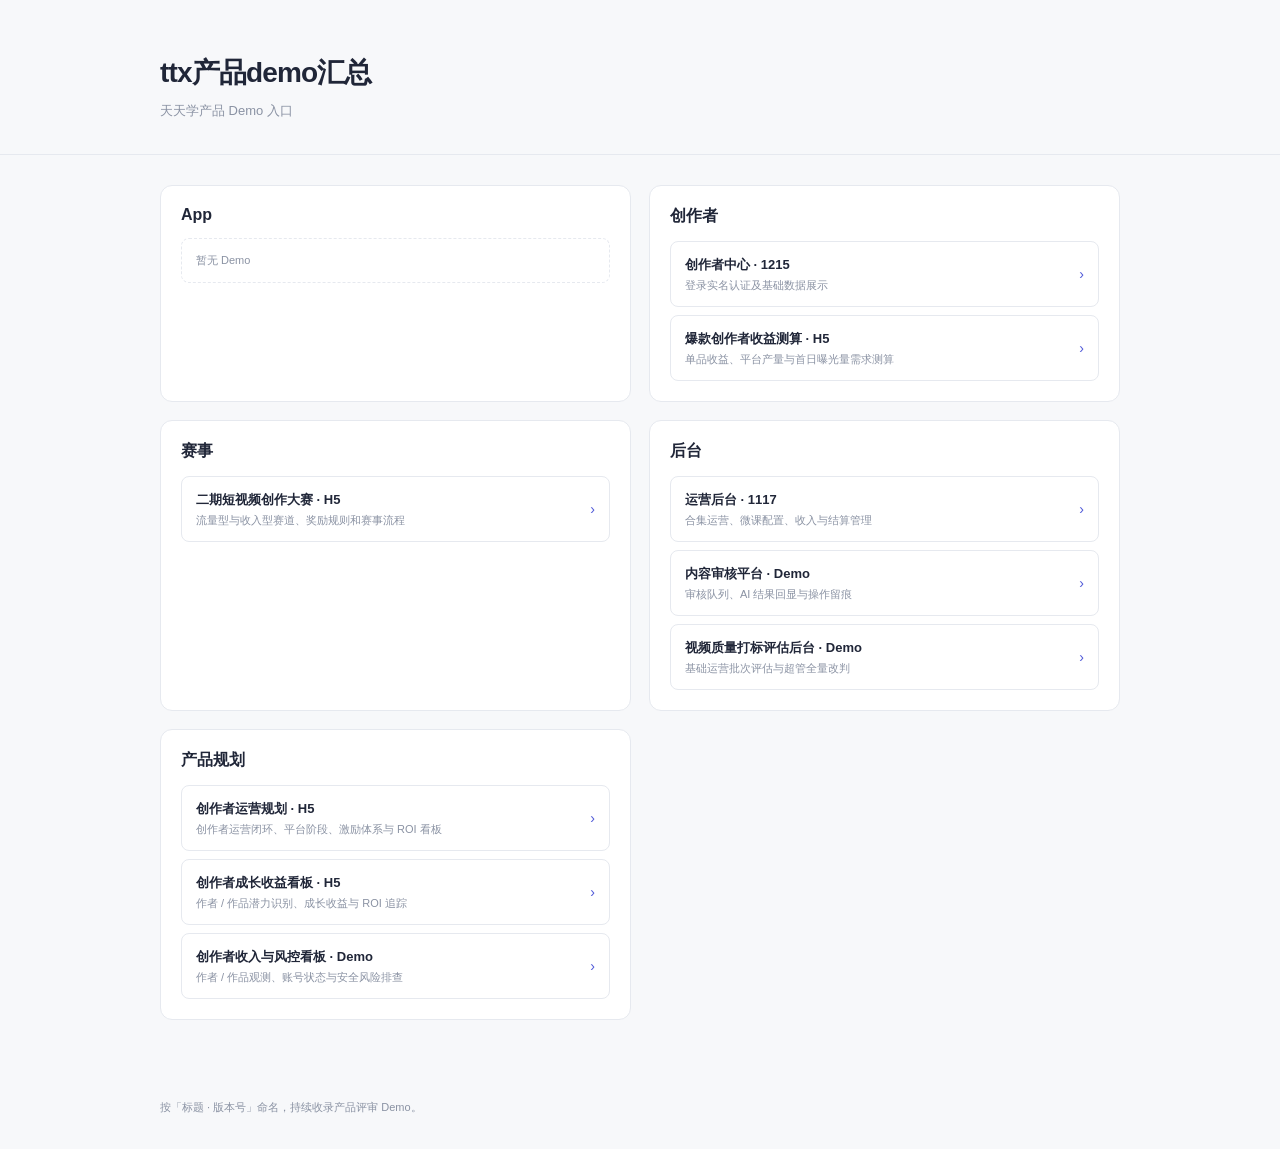
<file: demo-hub/index.html>
<!doctype html>
<html lang="zh-CN">
<head>
  <meta charset="utf-8" />
  <meta name="viewport" content="width=device-width, initial-scale=1" />
  <title>ttx产品demo汇总</title>
  <style>
    :root { --text:#202638; --muted:#8a92a3; --line:#e6e9ef; --bg:#f7f8fa; --blue:#515bd8; }
    * { box-sizing:border-box; }
    body { margin:0; background:var(--bg); color:var(--text); font-family:-apple-system,BlinkMacSystemFont,"PingFang SC","Microsoft YaHei",sans-serif; }
    a { color:inherit; text-decoration:none; }
    .wrap { width:min(960px,calc(100% - 40px)); margin:0 auto; }
    header { padding:54px 0 34px; border-bottom:1px solid var(--line); }
    h1 { margin:0; font-size:28px; font-weight:700; letter-spacing:-.03em; }
    header p { margin:10px 0 0; color:var(--muted); font-size:13px; }
    main { padding:30px 0 60px; }
    .modules { display:grid; grid-template-columns:repeat(2,minmax(0,1fr)); gap:18px; }
    .module { padding:20px; border:1px solid var(--line); border-radius:12px; background:#fff; }
    .module h2 { margin:0 0 14px; font-size:16px; font-weight:650; }
    .demo-list { display:flex; flex-direction:column; gap:8px; }
    .demo { display:flex; align-items:center; justify-content:space-between; gap:12px; padding:13px 14px; border:1px solid var(--line); border-radius:8px; background:#fff; transition:border-color .15s,background .15s; }
    .demo:hover { border-color:#aeb4ee; background:#fafaff; }
    .demo-title { font-size:13px; font-weight:600; }
    .demo-meta { display:block; margin-top:4px; color:var(--muted); font-size:11px; }
    .demo-arrow { color:var(--blue); font-size:14px; }
    .empty { padding:14px; border:1px dashed var(--line); border-radius:8px; color:var(--muted); font-size:11px; }
    footer { padding:20px 0 34px; color:var(--muted); font-size:11px; }
    @media (max-width:640px) { .wrap { width:min(100% - 28px,520px); } header { padding:38px 0 25px; } .modules { grid-template-columns:1fr; gap:12px; } .module { padding:16px; } }
  </style>
</head>
<body>
  <header><div class="wrap"><h1>ttx产品demo汇总</h1><p>天天学产品 Demo 入口</p></div></header>
  <main class="wrap">
    <div class="modules">
      <section class="module"><h2>App</h2><div class="demo-list"><div class="empty">暂无 Demo</div></div></section>
      <section class="module"><h2>创作者</h2><div class="demo-list"><a class="demo" href="../" target="_blank"><span><span class="demo-title">创作者中心 · 1215</span><span class="demo-meta">登录实名认证及基础数据展示</span></span><span class="demo-arrow">›</span></a><a class="demo" href="../creator-income-calculator.html" target="_blank"><span><span class="demo-title">爆款创作者收益测算 · H5</span><span class="demo-meta">单品收益、平台产量与首日曝光量需求测算</span></span><span class="demo-arrow">›</span></a></div></section>
      <section class="module"><h2>赛事</h2><div class="demo-list"><a class="demo" href="../contest/" target="_blank"><span><span class="demo-title">二期短视频创作大赛 · H5</span><span class="demo-meta">流量型与收入型赛道、奖励规则和赛事流程</span></span><span class="demo-arrow">›</span></a></div></section>
      <section class="module"><h2>后台</h2><div class="demo-list"><a class="demo" href="../product-ops-demo/" target="_blank"><span><span class="demo-title">运营后台 · 1117</span><span class="demo-meta">合集运营、微课配置、收入与结算管理</span></span><span class="demo-arrow">›</span></a><a class="demo" href="../审核平台-demo/" target="_blank"><span><span class="demo-title">内容审核平台 · Demo</span><span class="demo-meta">审核队列、AI 结果回显与操作留痕</span></span><span class="demo-arrow">›</span></a><a class="demo" href="../视频质量打标评估后台/index.html#quality" target="_blank"><span><span class="demo-title">视频质量打标评估后台 · Demo</span><span class="demo-meta">基础运营批次评估与超管全量改判</span></span><span class="demo-arrow">›</span></a></div></section>
      <section class="module"><h2>产品规划</h2><div class="demo-list"><a class="demo" href="../创作者运营规划-H5.html" target="_blank"><span><span class="demo-title">创作者运营规划 · H5</span><span class="demo-meta">创作者运营闭环、平台阶段、激励体系与 ROI 看板</span></span><span class="demo-arrow">›</span></a><a class="demo" href="../创作者运营成长收益看板-H5.html" target="_blank"><span><span class="demo-title">创作者成长收益看板 · H5</span><span class="demo-meta">作者 / 作品潜力识别、成长收益与 ROI 追踪</span></span><span class="demo-arrow">›</span></a><a class="demo" href="../product-ops-demo/index.html#/creator-income" target="_blank"><span><span class="demo-title">创作者收入与风控看板 · Demo</span><span class="demo-meta">作者 / 作品观测、账号状态与安全风险排查</span></span><span class="demo-arrow">›</span></a></div></section>
    </div>
  </main>
  <footer><div class="wrap">按「标题 · 版本号」命名，持续收录产品评审 Demo。</div></footer>
</body>
</html>
</file>
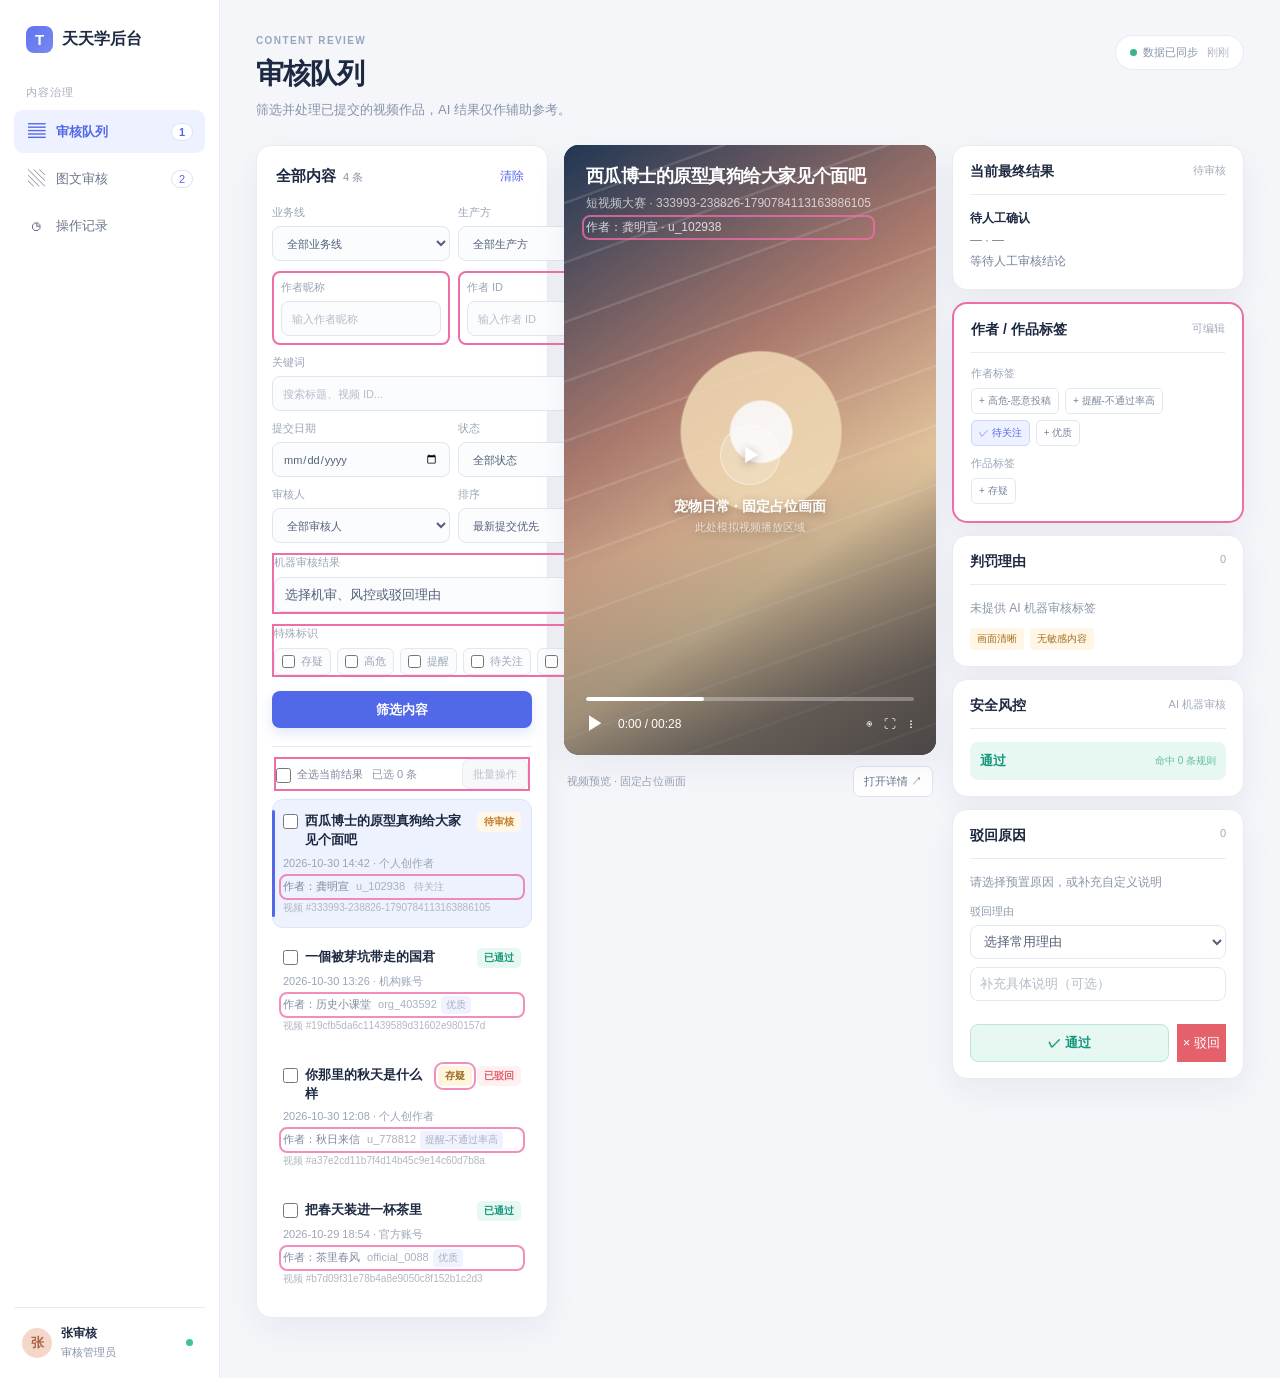
<file: 审核平台-demo/index.html>
<!doctype html>
<html lang="zh-CN">
<head>
  <meta charset="utf-8" />
  <meta name="viewport" content="width=device-width, initial-scale=1" />
  <title>内容审核平台 · ttx Demo</title>
  <link rel="stylesheet" href="styles.css" />
</head>
<body>
  <div class="app-shell">
    <aside class="sidebar">
      <div class="brand"><span class="brand-mark">T</span><span>天天学后台</span></div>
      <div class="workspace-label">内容治理</div>
      <nav class="side-nav" aria-label="审核平台导航">
        <button class="nav-item is-active" data-view="queue" type="button"><span class="nav-icon">▤</span><span>审核队列</span><span class="nav-count" id="queueCount">4</span></button>
        <button class="nav-item" data-view="imageText" type="button"><span class="nav-icon">▧</span><span>图文审核</span><span class="nav-count" id="imageTextCount">2</span></button>
        <button class="nav-item" data-view="logs" type="button"><span class="nav-icon">◷</span><span>操作记录</span></button>
      </nav>
      <div class="sidebar-footer">
        <div class="user-avatar">张</div>
        <div><strong>张审核</strong><small>审核管理员</small></div>
        <span class="online-dot"></span>
      </div>
    </aside>

    <main class="main-content">
      <section class="view is-visible" id="queueView" aria-labelledby="queueTitle">
        <header class="page-header">
          <div>
            <div class="eyebrow">CONTENT REVIEW</div>
            <h1 id="queueTitle">审核队列</h1>
            <p>筛选并处理已提交的视频作品，AI 结果仅作辅助参考。</p>
          </div>
          <div class="header-actions"><span class="sync-dot"></span>数据已同步 <span class="header-time">刚刚</span></div>
        </header>

        <div class="queue-layout">
          <section class="queue-left panel">
            <div class="filter-title"><div><strong>全部内容</strong><span class="result-count" id="resultCount">4 条</span></div><button class="link-button" id="clearFilters" type="button">清除</button></div>
            <div class="filter-grid">
              <label>业务线<select id="businessFilter"><option value="">全部业务线</option><option>短视频大赛</option><option>创作者中心</option></select></label>
              <label>生产方<select id="producerFilter"><option value="">全部生产方</option><option>个人创作者</option><option>机构账号</option><option>官方账号</option></select></label>
              <label class="change-highlight-field">作者昵称<input id="authorNameFilter" type="search" placeholder="输入作者昵称" /></label>
              <label class="change-highlight-field">作者 ID<input id="authorIdFilter" type="search" placeholder="输入作者 ID" /></label>
              <label class="field-full">关键词<input id="keywordFilter" type="search" placeholder="搜索标题、视频 ID..." /></label>
              <label>提交日期<input id="dateFilter" type="date" /></label>
              <label>状态<select id="statusFilter"><option value="">全部状态</option><option value="pending">待审核</option><option value="approved">已通过</option><option value="rejected">已驳回</option></select></label>
              <label>审核人<select id="reviewerFilter"><option value="">全部审核人</option><option>张审核</option><option>李安全</option></select></label>
              <label>排序<select id="sortFilter"><option value="latest">最新提交优先</option><option value="oldest">最早提交优先</option></select></label>
              <div class="tag-filter-group field-full change-highlight-panel"><span class="filter-label">机器审核结果</span><div class="multi-select" id="machineTagSelect"><button class="multi-select-trigger" id="machineTagTrigger" type="button" aria-expanded="false">选择机审、风控或驳回理由 <span>⌄</span></button><div class="multi-select-menu" id="machineTagMenu" hidden><div class="option-group"><strong>机审</strong><label><input type="checkbox" name="machineTagFilter" value="集团机审:通过" />通过</label><label><input type="checkbox" name="machineTagFilter" value="集团机审:风险" />风险</label></div><div class="option-group"><strong>风控</strong><label><input type="checkbox" name="machineTagFilter" value="安全风控:通过" />通过</label><label><input type="checkbox" name="machineTagFilter" value="安全风控:需关注" />需关注</label></div><div class="option-group"><strong>驳回理由</strong><label><input type="checkbox" name="machineTagFilter" value="人工驳回说明:有" />人工驳回说明</label><label><input type="checkbox" name="machineTagFilter" value="P0:政治敏感" />P0 · 政治敏感</label><label><input type="checkbox" name="machineTagFilter" value="P0:未成年人不良导向" />P0 · 未成年人不良导向</label><label><input type="checkbox" name="machineTagFilter" value="P1:名著魔改" />P1 · 名著魔改</label><label><input type="checkbox" name="machineTagFilter" value="P1:版权风险" />P1 · 版权风险</label><label><input type="checkbox" name="machineTagFilter" value="P1:色情低俗" />P1 · 色情低俗</label><label><input type="checkbox" name="machineTagFilter" value="P1:知识明显错误" />P1 · 知识明显错误</label><label><input type="checkbox" name="machineTagFilter" value="P1:无知识性" />P1 · 无知识性</label><label><input type="checkbox" name="machineTagFilter" value="P2:血腥恐怖" />P2 · 血腥恐怖</label><label><input type="checkbox" name="machineTagFilter" value="P2:广告导流" />P2 · 广告导流</label><label><input type="checkbox" name="machineTagFilter" value="P3:中低风险" />P3 · 中低风险</label><label><input type="checkbox" name="machineTagFilter" value="P3:其他" />P3 · 其他</label><label><input type="checkbox" name="machineTagFilter" value="P3:自定义" />P3 · 自定义</label></div></div></div></div>
              <div class="tag-filter-group field-full change-highlight-panel"><span class="filter-label">特殊标识</span><div class="check-chip-list"><label class="check-chip"><input type="checkbox" name="specialTagFilter" value="存疑" />存疑</label><label class="check-chip"><input type="checkbox" name="specialTagFilter" value="高危" />高危</label><label class="check-chip"><input type="checkbox" name="specialTagFilter" value="提醒" />提醒</label><label class="check-chip"><input type="checkbox" name="specialTagFilter" value="待关注" />待关注</label><label class="check-chip"><input type="checkbox" name="specialTagFilter" value="优质" />优质</label></div></div>
            </div>
            <button class="primary-button filter-submit" id="applyFilters" type="button">筛选内容</button>
            <div class="list-divider"></div>
            <div class="batch-toolbar change-highlight-panel" id="batchToolbar"><label class="select-all"><input id="selectAllVideos" type="checkbox" />全选当前结果</label><span id="selectedSummary">已选 0 条</span><button class="batch-button" id="openBatchAction" type="button" disabled>批量操作</button></div>
            <div class="video-list" id="videoList" aria-live="polite"></div>
          </section>

          <section class="preview-column">
            <div class="video-stage panel" id="videoStage"></div>
            <div class="preview-meta"><span>视频预览 · 固定占位画面</span><button class="ghost-button" type="button">打开详情 ↗</button></div>
          </section>

          <aside class="insight-column" id="insightColumn"></aside>
        </div>
      </section>

      <section class="view" id="imageTextView" aria-labelledby="imageTextTitle">
        <header class="page-header">
          <div>
            <div class="eyebrow">IMAGE &amp; TEXT REVIEW</div>
            <h1 id="imageTextTitle">图文审核</h1>
            <p>审核用户修改后的视频标题与封面图，AI 结果仅作辅助参考。</p>
          </div>
          <div class="header-actions"><span class="sync-dot"></span>数据已同步 <span class="header-time">刚刚</span></div>
        </header>

        <div class="queue-layout">
          <section class="queue-left panel">
            <div class="filter-title"><div><strong>全部图文</strong><span class="result-count" id="imageTextResultCount">4 条</span></div><button class="link-button" id="clearImageTextFilters" type="button">清除</button></div>
            <div class="filter-grid">
              <label>业务线<select id="imageTextBusinessFilter"><option value="">全部业务线</option><option>aigc量产</option><option>创作者上传</option></select></label>
              <label>生产方<select id="imageTextProducerFilter"><option value="">全部生产方</option><option>个人创作者</option><option>机构账号</option><option>官方账号</option></select></label>
              <label>内容类型<select id="imageTextContentTypeFilter"><option value="">全部内容类型</option><option value="video">视频封面标题</option><option value="collection">合集封面标题</option></select></label>
              <label>作者昵称<input id="imageTextAuthorNameFilter" type="search" placeholder="输入作者昵称" /></label>
              <label>作者 ID<input id="imageTextAuthorIdFilter" type="search" placeholder="输入作者 ID" /></label>
              <label class="field-full">关键词<input id="imageTextKeywordFilter" type="search" placeholder="搜索标题、视频 ID..." /></label>
              <label>提交日期<input id="imageTextDateFilter" type="date" /></label>
              <label>状态<select id="imageTextStatusFilter"><option value="">全部状态</option><option value="pending">待审核</option><option value="approved">已通过</option><option value="rejected">已驳回</option></select></label>
              <label>审核人<select id="imageTextReviewerFilter"><option value="">全部审核人</option><option>张审核</option><option>李安全</option></select></label>
              <label>排序<select id="imageTextSortFilter"><option value="oldest" selected>早提交优先</option><option value="latest">最新提交优先</option></select></label>
              <div class="tag-filter-group field-full"><span class="filter-label">机器审核结果</span><div class="multi-select" id="imageTextMachineTagSelect"><button class="multi-select-trigger" id="imageTextMachineTagTrigger" type="button" aria-expanded="false">选择机审、风控或驳回理由 <span>⌄</span></button><div class="multi-select-menu" id="imageTextMachineTagMenu" hidden><div class="option-group"><strong>机审</strong><label><input type="checkbox" name="imageTextMachineTagFilter" value="集团机审:通过" />通过</label><label><input type="checkbox" name="imageTextMachineTagFilter" value="集团机审:风险" />风险</label></div><div class="option-group"><strong>风控</strong><label><input type="checkbox" name="imageTextMachineTagFilter" value="安全风控:通过" />通过</label><label><input type="checkbox" name="imageTextMachineTagFilter" value="安全风控:需关注" />需关注</label></div><div class="option-group"><strong>驳回理由</strong><label><input type="checkbox" name="imageTextMachineTagFilter" value="人工驳回说明:有" />人工驳回说明</label><label><input type="checkbox" name="imageTextMachineTagFilter" value="P0:政治敏感" />P0 · 政治敏感</label><label><input type="checkbox" name="imageTextMachineTagFilter" value="P1:版权风险" />P1 · 版权风险</label><label><input type="checkbox" name="imageTextMachineTagFilter" value="P1:色情低俗" />P1 · 色情低俗</label><label><input type="checkbox" name="imageTextMachineTagFilter" value="P1:知识明显错误" />P1 · 知识明显错误</label><label><input type="checkbox" name="imageTextMachineTagFilter" value="P2:广告导流" />P2 · 广告导流</label></div></div></div></div>
            </div>
            <button class="primary-button filter-submit" id="applyImageTextFilters" type="button">筛选内容</button>
            <div class="list-divider"></div>
            <div class="video-list" id="imageTextList" aria-live="polite"></div>
          </section>

          <section class="preview-column">
            <div class="video-stage panel image-text-stage" id="imageTextStage"></div>
            <div class="preview-meta"><span>图文预览 · 视频封面图</span></div>
          </section>

          <aside class="insight-column" id="imageTextInsightColumn"></aside>
        </div>
      </section>

      <section class="view" id="logsView" aria-labelledby="logsTitle">
        <header class="page-header logs-header">
          <div><div class="eyebrow">AUDIT TRAIL</div><h1 id="logsTitle">操作记录</h1><p>每一次决定都有依据，每一次变更都有记录。</p></div>
          <div class="trace-badge"><span>♢</span> 全程留痕</div>
        </header>
        <section class="logs-panel panel">
          <div class="logs-summary"><div><strong>全部内容</strong><span class="summary-count" id="logCount">0</span></div><span class="priority-label">按内容汇总 · 最近操作优先</span></div>
          <div class="logs-filters">
            <label>操作类型<select id="logTypeFilter"><option value="">全部类型</option><option value="登录">登录</option><option value="视频审核">视频审核</option><option value="图文审核">图文审核</option><option value="改判">改判</option></select></label>
            <label>操作人工号<input id="operatorFilter" type="search" placeholder="输入完整工号" /></label>
            <label>目标编号<input id="targetFilter" type="search" placeholder="视频/图文 ID 或员工号" /></label>
            <button class="primary-button" id="applyLogFilters" type="button">筛选记录</button>
            <button class="text-button" id="resetLogFilters" type="button">重置</button>
          </div>
          <div class="table-wrap">
            <table>
              <thead><tr><th>视频作品</th><th class="change-highlight">最终审核结果</th><th class="change-highlight">操作记录（最近两条）</th><th class="change-highlight">审核说明</th><th>改判次数</th><th>最近操作时间</th></tr></thead>
              <tbody id="logsBody"></tbody>
            </table>
          </div>
        </section>
      </section>
    </main>
  </div>
  <div class="toast" id="toast" role="status"></div>
  <div class="modal-backdrop" id="batchModal" hidden>
    <section class="batch-modal change-highlight-panel" role="dialog" aria-modal="true" aria-labelledby="batchModalTitle">
      <div class="modal-head"><div><span class="eyebrow">BATCH REVIEW</span><h2 id="batchModalTitle">批量操作</h2></div><button class="modal-close" id="closeBatchModal" type="button">×</button></div>
      <p class="batch-description" id="batchDescription"></p>
      <div id="batchStepForm"><label class="modal-label">选择批量动作<select id="batchAction"><option value="approve">批量通过</option><option value="reject">批量驳回</option></select></label><div id="batchReasonFields" hidden><label class="modal-label">批量驳回理由标签<select id="batchReasonPreset"><option value="">请选择理由标签</option><option value="存在外部平台水印">存在外部平台水印</option><option value="内容与标题不符">内容与标题不符</option><option value="疑似重复投稿">疑似重复投稿</option><option value="素材版权信息不完整">素材版权信息不完整</option></select></label><label class="modal-label">补充说明（可选）<input id="batchReasonInput" type="text" placeholder="补充本次批量驳回的说明" /></label></div><button class="primary-button modal-next" id="batchNext" type="button">下一步</button></div>
      <div id="batchStepConfirm" hidden><div class="confirm-callout"><span>!</span><div><strong>请确认批量操作</strong><p id="batchConfirmText"></p></div></div><div class="modal-actions"><button class="ghost-button" id="batchBack" type="button">返回修改</button><button class="danger-button" id="batchConfirm" type="button">确认执行</button></div></div>
    </section>
  </div>
  <div class="modal-backdrop" id="logDetailModal" hidden>
    <section class="log-detail-modal change-highlight-panel" role="dialog" aria-modal="true" aria-labelledby="logDetailTitle">
      <div class="modal-head"><div><span class="eyebrow">FULL AUDIT LOG</span><h2 id="logDetailTitle">完整操作记录</h2><p class="log-detail-target" id="logDetailTarget"></p></div><button class="modal-close" id="closeLogDetail" type="button">×</button></div>
      <div class="log-detail-list" id="logDetailList"></div>
      <div class="log-pagination"><span id="logPageSummary"></span><div><button class="ghost-button" id="logPrevPage" type="button">上一页</button><button class="ghost-button" id="logNextPage" type="button">下一页</button></div></div>
    </section>
  </div>
  <script src="app.js"></script>
</body>
</html>
</file>
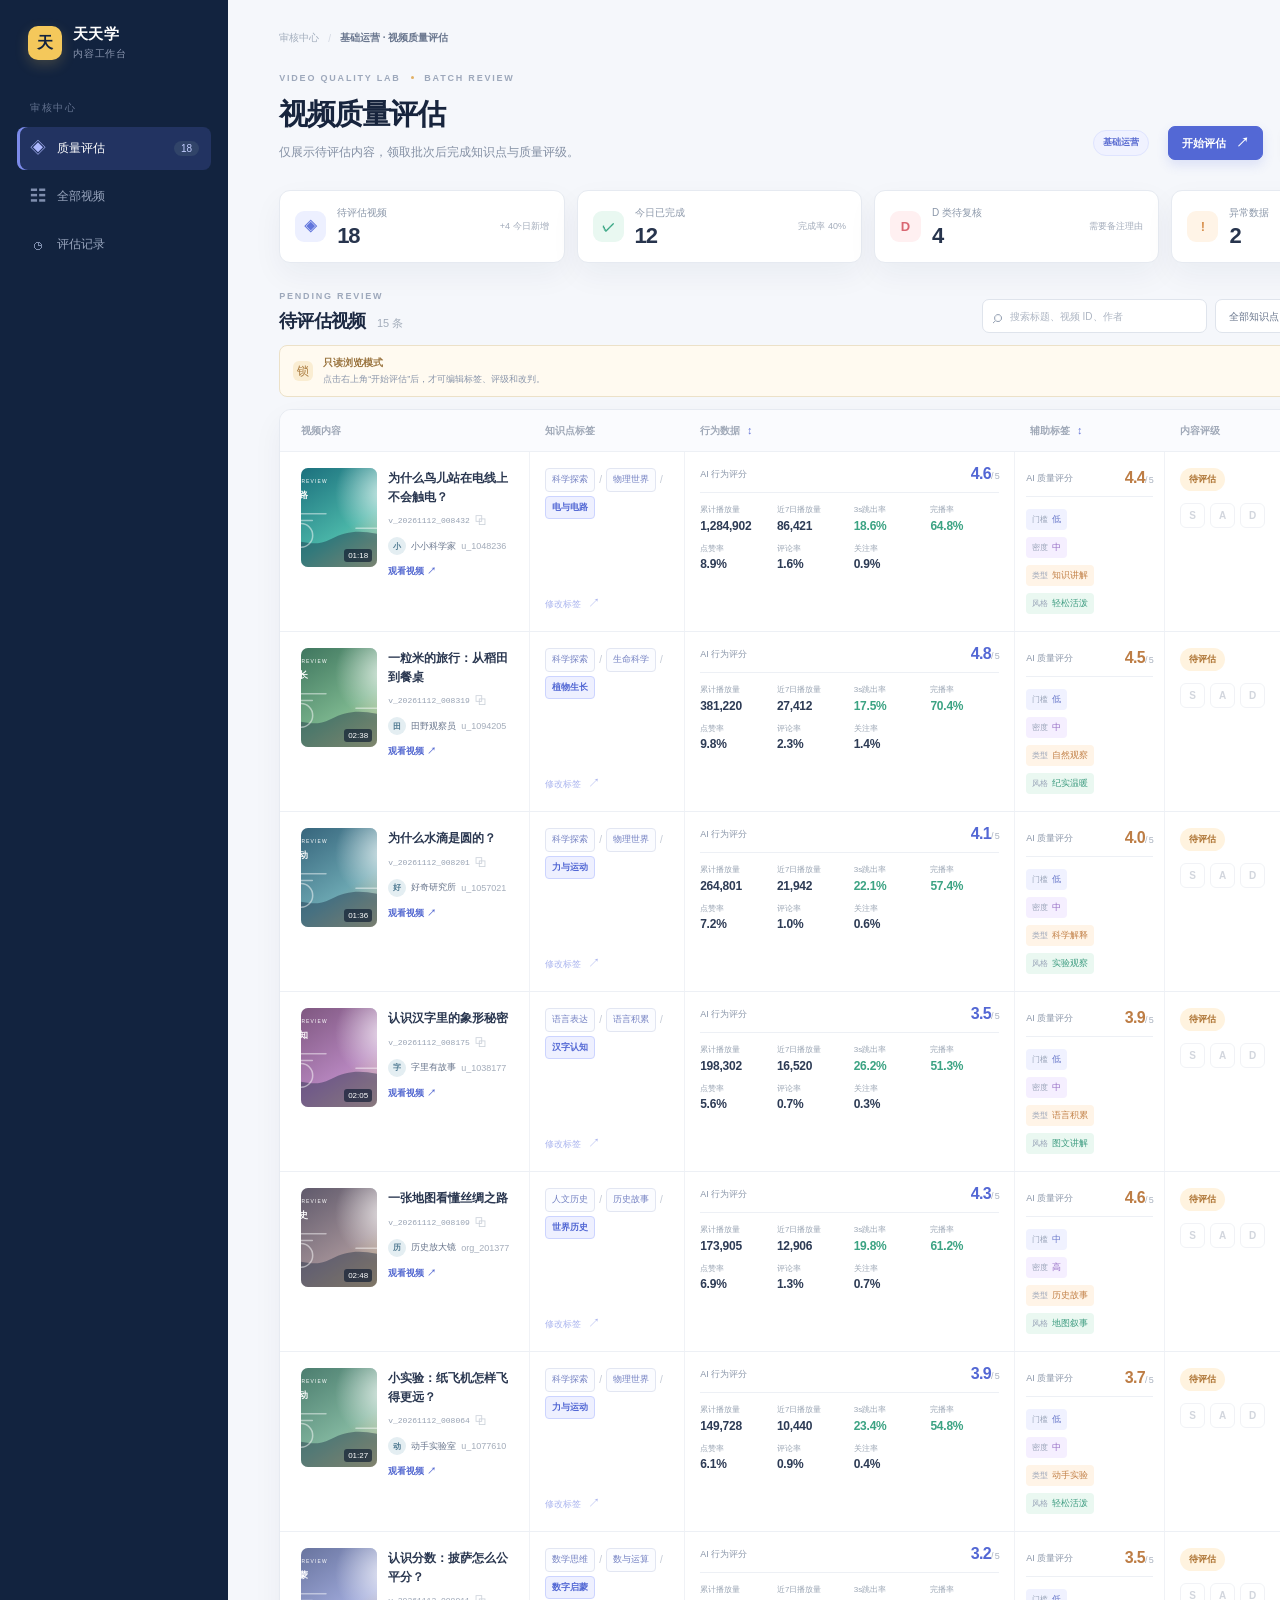
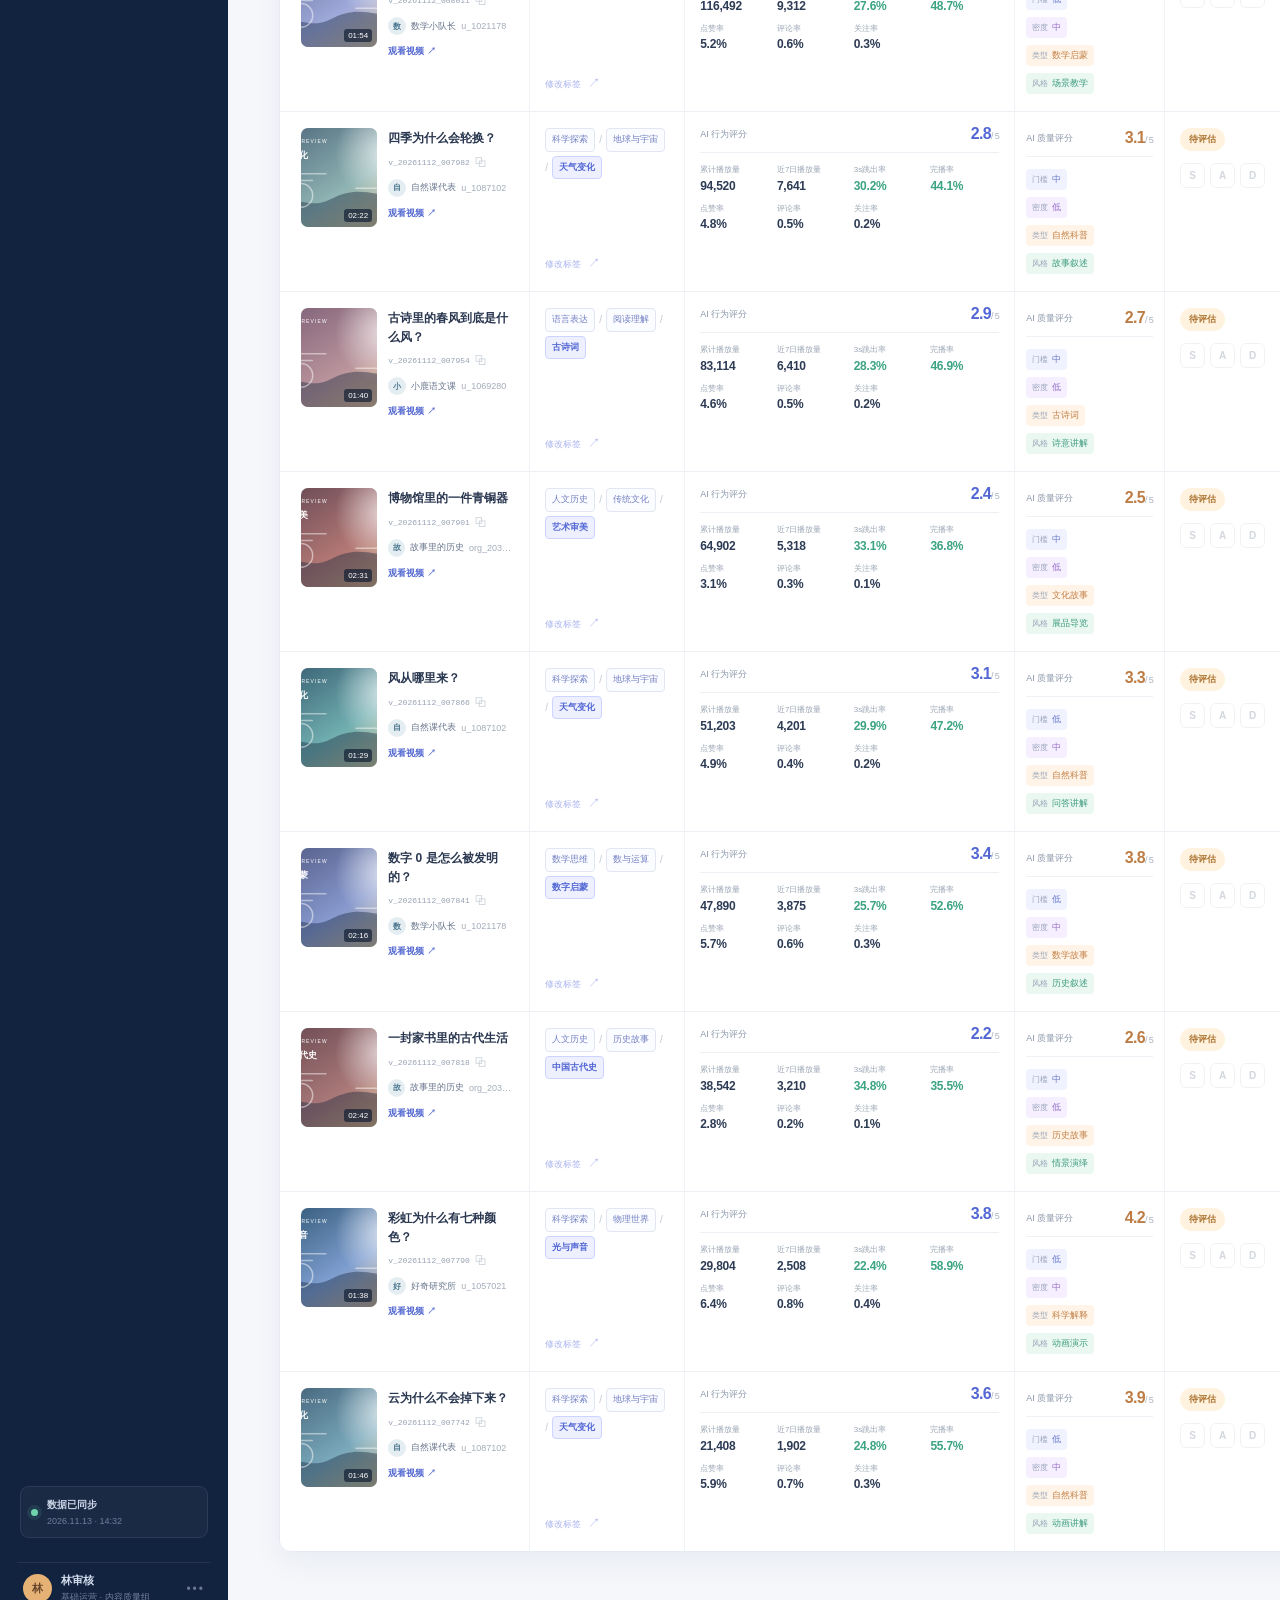
<file: 视频质量打标评估后台/index.html>
<!doctype html>
<html lang="zh-CN">
<head>
  <meta charset="utf-8" />
  <meta name="viewport" content="width=device-width, initial-scale=1" />
  <title>内容质量评估 · 天天学</title>
  <link rel="stylesheet" href="styles.css" />
  <style>.queue-notice[hidden]{display:none}</style>
</head>
<body>
  <div class="app-shell">
    <aside class="sidebar">
      <div class="brand-lockup"><div class="brand-mark">天</div><div><strong>天天学</strong><span>内容工作台</span></div></div>
      <div class="side-section-label">审核中心</div>
      <nav class="side-nav" aria-label="主导航">
        <a class="side-nav-item" id="qualityNav" href="#quality"><span class="nav-symbol">◈</span><span>质量评估</span><span class="nav-badge">18</span></a>
        <a class="side-nav-item" id="allVideosNav" href="#all-videos"><span class="nav-symbol">☷</span><span>全部视频</span></a>
        <a class="side-nav-item" href="#history"><span class="nav-symbol">◷</span><span>评估记录</span></a>
      </nav>
      <div class="side-bottom"><div class="sync-card"><span class="live-dot"></span><div><strong>数据已同步</strong><small>2026.11.13 · 14:32</small></div></div><div class="reviewer"><div class="reviewer-avatar" id="reviewerAvatar">林</div><div><strong id="reviewerName">林审核</strong><small id="reviewerTeam">基础运营 · 内容质量组</small></div><span class="more-dot">•••</span></div></div>
    </aside>

    <main class="main-content" id="quality">
      <header class="page-header">
        <div class="breadcrumb"><span>审核中心</span><b>/</b><strong id="pageRole">基础运营 · 视频质量评估</strong></div>
        <div class="header-row"><div><div class="eyebrow" id="pageEyebrow">VIDEO QUALITY LAB <span></span> BATCH REVIEW</div><h1 id="pageTitle">视频质量评估</h1><p id="pageDescription">仅展示待评估内容，领取批次后完成知识点与质量评级。</p></div><div class="header-actions"><span class="role-badge" id="roleBadge">基础运营</span><button class="start-header-button" id="startEvaluation" type="button">开始评估 <span>↗</span></button><button class="outline-button" id="refreshButton" type="button">刷新列表 <span>↻</span></button><div class="progress-copy"><strong id="progressValue">12 <small>/ 30</small></strong><span id="progressLabel">今日已完成</span></div></div></div>
      </header>

      <section class="summary-grid" aria-label="评估概览">
        <div class="summary-card"><span class="summary-icon blue">◈</span><div><small>待评估视频</small><strong>18</strong></div><em>+4 今日新增</em></div>
        <div class="summary-card"><span class="summary-icon green">✓</span><div><small>今日已完成</small><strong>12</strong></div><em>完成率 40%</em></div>
        <div class="summary-card"><span class="summary-icon coral">D</span><div><small>D 类待复核</small><strong>4</strong></div><em>需要备注理由</em></div>
        <div class="summary-card"><span class="summary-icon orange">!</span><div><small>异常数据</small><strong>2</strong></div><em>行为数据待更新</em></div>
      </section>

      <section class="list-section" id="queue">
        <div class="list-toolbar"><div><span class="section-kicker" id="listKicker">PENDING REVIEW</span><h2><span id="listTitle">待评估视频</span> <b id="videoCount">0 条</b></h2></div><div class="toolbar-actions"><label class="search-box"><span>⌕</span><input id="searchInput" type="search" placeholder="搜索标题、视频 ID、作者" /></label><select id="knowledgeFilter" aria-label="筛选知识点"><option value="all">全部知识点</option></select><select id="statusFilter" aria-label="筛选评级"><option value="pending">待评估</option><option value="all">全部评级</option><option value="S">S 精品</option><option value="A">A 合格</option><option value="D">D 低质</option></select><button class="filter-button" id="filterButton" type="button">筛选</button><div id="batchControl"></div></div></div>
        <div class="queue-notice" id="queueNotice" hidden></div>
        <div class="list-card">
          <div class="list-head"><span class="head-content">视频内容</span><span class="head-knowledge">知识点标签</span><span class="head-data"><button class="sort-trigger" data-sort="behaviorScore" type="button">行为数据 <span id="behaviorSortIndicator">↕</span></button></span><span class="head-aux"><button class="sort-trigger" data-sort="qualityScore" type="button">辅助标签 <span id="qualitySortIndicator">↕</span></button></span><span class="head-rating">内容评级</span><span class="head-operator">打标操作人</span></div>
          <div id="videoList" aria-live="polite"></div>
        </div>
      </section>
    </main>
  </div>

  <div class="modal-backdrop" id="knowledgeModal" hidden><section class="knowledge-modal" role="dialog" aria-modal="true" aria-labelledby="knowledgeModalTitle"><div class="modal-header"><div><span class="section-kicker">KNOWLEDGE TREE</span><h2 id="knowledgeModalTitle">修改知识点标签</h2><p>请选择一个三级知识点作为视频主标签。</p></div><button class="close-button" id="closeKnowledge" type="button" aria-label="关闭">×</button></div><div class="tree-current"><span>当前标签</span><strong id="currentTreeLabel"></strong></div><div class="tree-columns" id="treeColumns"></div><div class="modal-footer"><span class="selection-hint" id="selectionHint">请从左至右选择知识树</span><div><button class="cancel-button" id="cancelKnowledge" type="button">取消</button><button class="confirm-button" id="confirmKnowledge" type="button" disabled>确认更换</button></div></div></section></div>
  <div class="toast" id="toast" role="status"></div>
  <script src="app.js"></script>
</body>
</html>
</file>
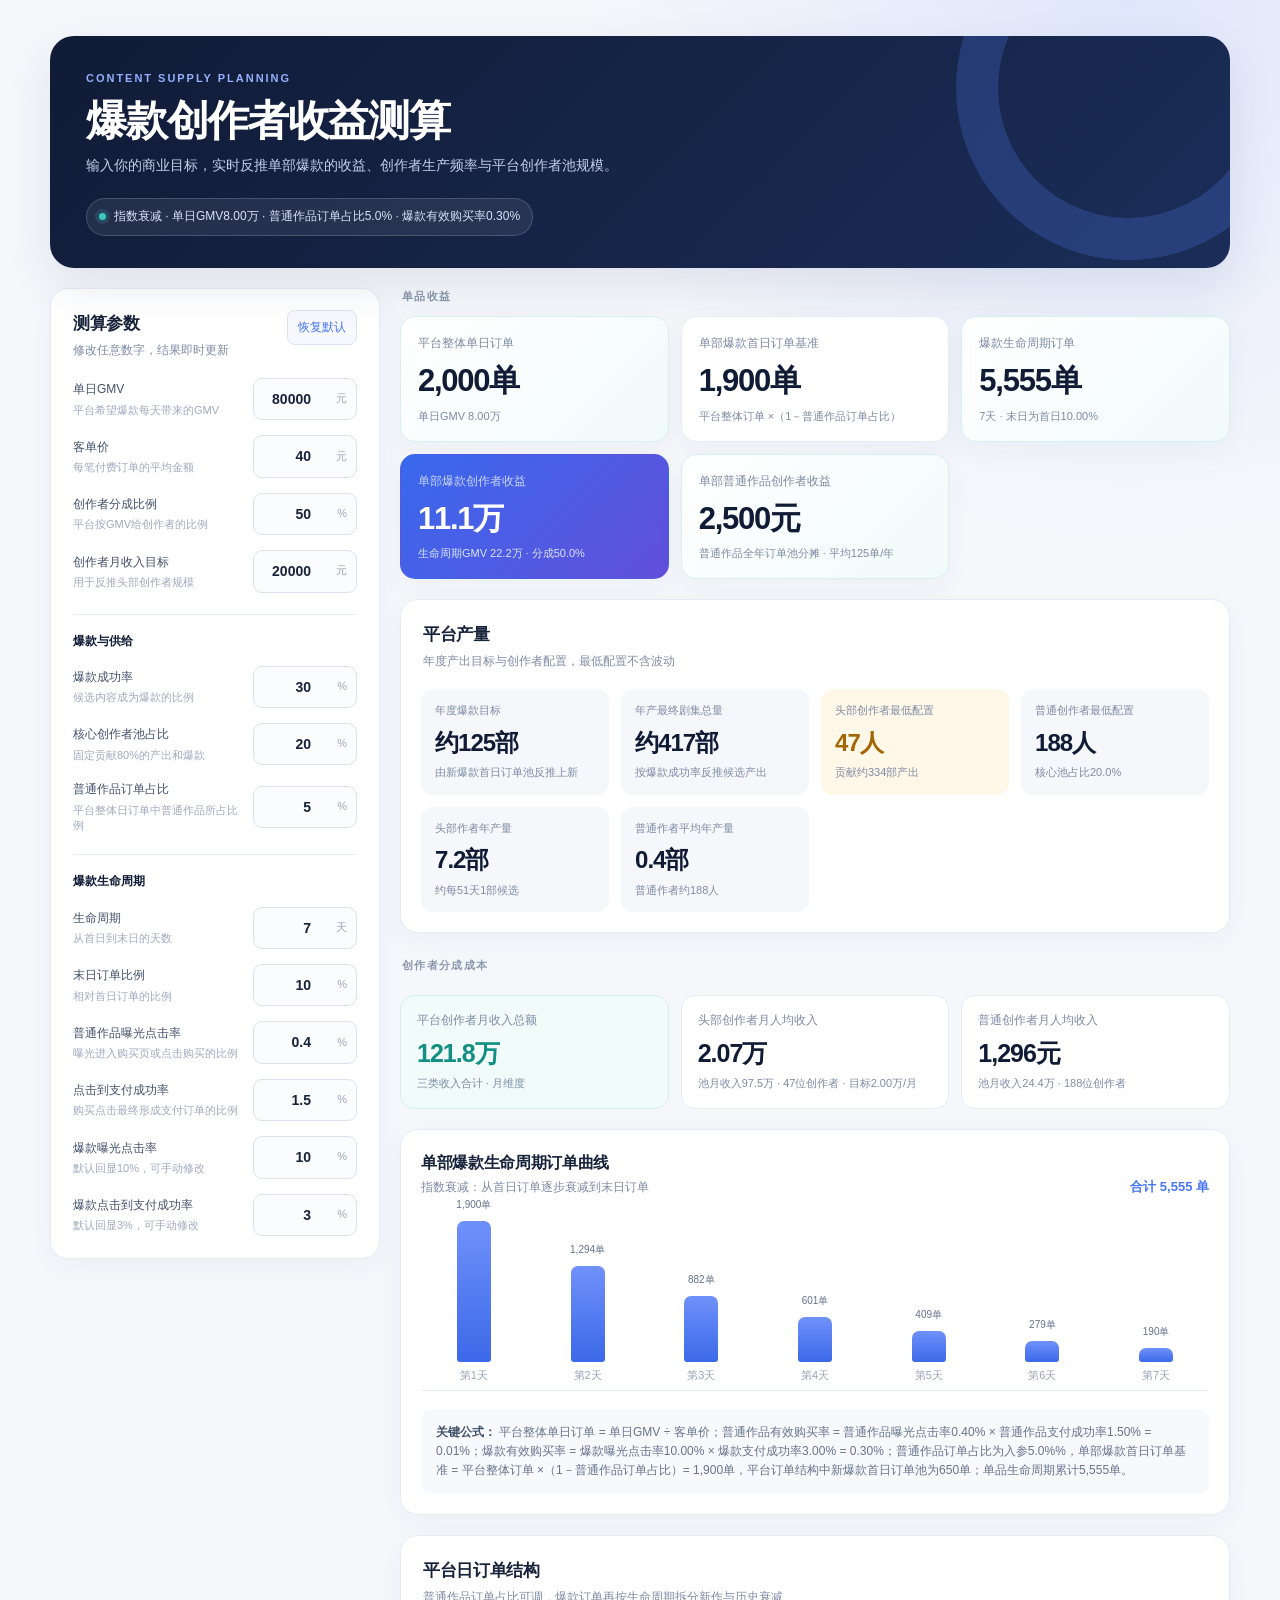
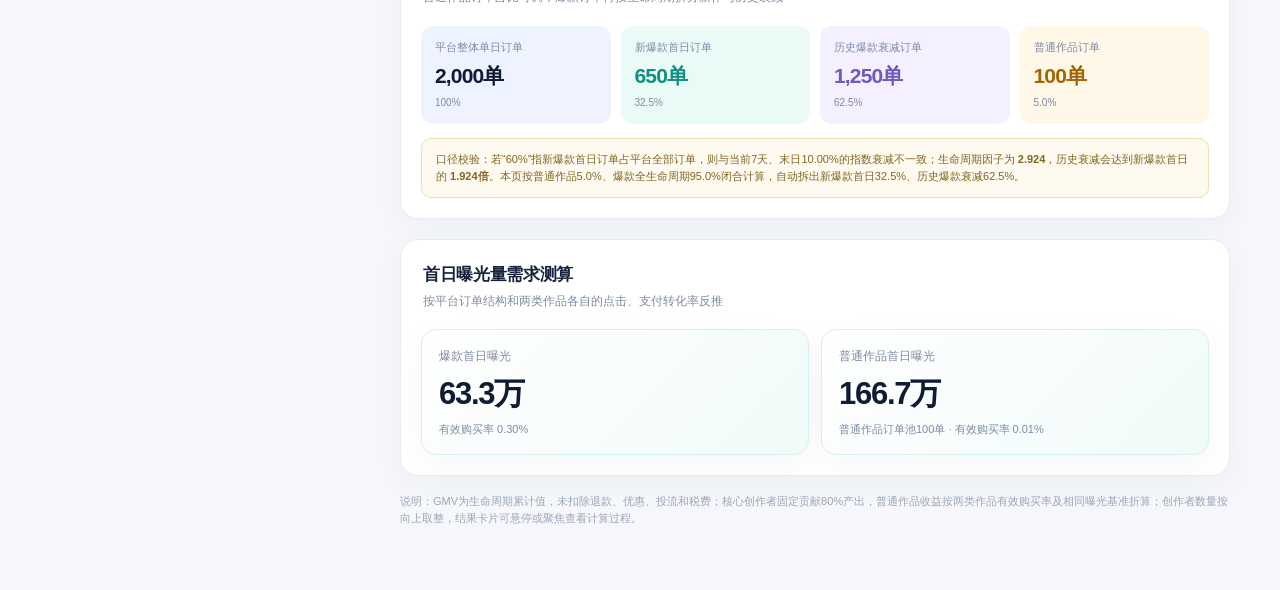
<file: creator-income-calculator.html>
<!doctype html>
<html lang="zh-CN">
<head>
  <meta charset="utf-8" />
  <meta name="viewport" content="width=device-width, initial-scale=1, viewport-fit=cover" />
  <meta name="theme-color" content="#101b36" />
  <title>爆款创作者收益测算</title>
  <style>
    :root {
      --navy: #101b36;
      --navy-2: #1b2d58;
      --blue: #4877f5;
      --cyan: #3ec8c3;
      --gold: #f5b94c;
      --ink: #17223b;
      --muted: #7e8ba4;
      --line: #e6ebf4;
      --soft: #f5f7fb;
      --white: #fff;
      --shadow: 0 18px 48px rgba(28, 48, 92, .10);
    }
    * { box-sizing: border-box; }
    html { background: var(--soft); }
    body {
      margin: 0;
      color: var(--ink);
      background:
        radial-gradient(circle at 88% 0%, rgba(105, 137, 255, .15), transparent 34rem),
        var(--soft);
      font: 14px/1.6 -apple-system, BlinkMacSystemFont, "PingFang SC", "Microsoft YaHei", sans-serif;
    }
    button, input { font: inherit; }
    button { cursor: pointer; }
    .page { width: min(1180px, calc(100% - 36px)); margin: 0 auto; padding: 36px 0 62px; }
    .hero {
      position: relative;
      overflow: hidden;
      padding: 34px 36px 32px;
      border-radius: 24px;
      color: #fff;
      background: linear-gradient(135deg, var(--navy), var(--navy-2));
      box-shadow: var(--shadow);
    }
    .hero::after {
      content: "";
      position: absolute;
      width: 260px;
      height: 260px;
      right: -70px;
      top: -120px;
      border: 42px solid rgba(89, 131, 255, .22);
      border-radius: 50%;
    }
    .eyebrow { position: relative; z-index: 1; color: #93b1ff; font-size: 11px; font-weight: 800; letter-spacing: .18em; }
    h1 { position: relative; z-index: 1; margin: 8px 0 8px; font-size: clamp(27px, 4vw, 42px); line-height: 1.2; letter-spacing: -.04em; }
    .hero p { position: relative; z-index: 1; max-width: 650px; margin: 0; color: #c5d0ea; }
    .assumption { position: relative; z-index: 1; display: inline-flex; gap: 8px; align-items: center; margin-top: 22px; padding: 8px 12px; border: 1px solid rgba(255,255,255,.16); border-radius: 99px; color: #d9e2f6; background: rgba(255,255,255,.08); font-size: 12px; }
    .dot { width: 7px; height: 7px; border-radius: 99px; background: var(--cyan); box-shadow: 0 0 0 4px rgba(62,200,195,.15); }
    .layout { display: grid; grid-template-columns: 330px minmax(0, 1fr); gap: 20px; margin-top: 20px; align-items: start; }
    .panel { border: 1px solid var(--line); border-radius: 18px; background: var(--white); box-shadow: 0 8px 28px rgba(28,48,92,.04); }
    .panel-head { display: flex; justify-content: space-between; align-items: flex-start; gap: 12px; padding: 21px 22px 0; }
    .panel h2 { margin: 0; font-size: 17px; letter-spacing: -.02em; }
    .panel-intro { margin: 4px 0 0; color: var(--muted); font-size: 12px; }
    .form { padding: 18px 22px 22px; }
    .field { margin-top: 15px; }
    .field:first-child { margin-top: 0; }
    .field-row { display: grid; grid-template-columns: 1fr 104px; gap: 10px; align-items: center; }
    label { color: #43516b; font-size: 12px; }
    .hint { display: block; margin-top: 3px; color: #a0aabd; font-size: 11px; line-height: 1.4; }
    .input-wrap { position: relative; }
    .input-wrap input { width: 100%; padding: 9px 30px 9px 11px; border: 1px solid #dce3ef; border-radius: 9px; outline: none; color: var(--ink); background: #fbfcfe; text-align: right; font-weight: 650; transition: border-color .15s, box-shadow .15s, background .15s; }
    .input-wrap input:focus { border-color: #7c9cf9; background: #fff; box-shadow: 0 0 0 3px rgba(72,119,245,.12); }
    .unit { position: absolute; right: 10px; top: 50%; transform: translateY(-50%); color: #99a5b9; font-size: 11px; pointer-events: none; }
    .form-divider { height: 1px; margin: 21px 0 2px; background: var(--line); }
    .group-title { margin-top: 17px; color: var(--navy); font-size: 12px; font-weight: 750; }
    .reset { padding: 7px 10px; border: 1px solid #dce4f2; border-radius: 8px; color: var(--blue); background: #f7f9ff; font-size: 12px; }
    .reset:hover { background: #edf2ff; }
    .results { min-width: 0; }
    .section-label { margin: 0 0 11px 2px; color: #8b98ae; font-size: 11px; font-weight: 800; letter-spacing: .12em; }
    .income-section-label { margin-top: 24px; }
    .cards { display: grid; grid-template-columns: repeat(3, minmax(0, 1fr)); gap: 12px; }
    .card { position: relative; min-width: 0; padding: 17px 17px 15px; border: 1px solid var(--line); border-radius: 15px; background: var(--white); box-shadow: 0 8px 28px rgba(28,48,92,.04); }
    .card.primary { color: #fff; border-color: transparent; background: linear-gradient(135deg, #3869ed, #624fdb); }
    .card.accent { border-color: #d5f0ed; background: linear-gradient(135deg, #fff, #f1fbfa); }
    .card-label { color: var(--muted); font-size: 12px; }
    .primary .card-label { color: #c8d4ff; }
    .card-value { overflow: hidden; margin: 3px 0 2px; color: var(--navy); font-size: clamp(22px, 3vw, 31px); font-weight: 800; letter-spacing: -.04em; text-overflow: ellipsis; white-space: nowrap; font-variant-numeric: tabular-nums; }
    .primary .card-value { color: #fff; }
    .card-note { overflow: hidden; color: var(--muted); font-size: 11px; text-overflow: ellipsis; white-space: nowrap; }
    .has-tip { cursor: help; outline: none; }
    .calc-tip { position: absolute; z-index: 8; left: 50%; bottom: calc(100% + 10px); width: min(280px, calc(100vw - 40px)); padding: 12px 13px; border: 1px solid #dce5f3; border-radius: 11px; color: #53627c; background: #fff; box-shadow: 0 14px 36px rgba(25,45,85,.18); font-size: 11px; line-height: 1.55; opacity: 0; pointer-events: none; transform: translate(-50%, 5px); transition: opacity .15s, transform .15s; }
    .calc-tip::after { content: ""; position: absolute; left: 50%; bottom: -6px; width: 10px; height: 10px; border-right: 1px solid #dce5f3; border-bottom: 1px solid #dce5f3; background: #fff; transform: translateX(-50%) rotate(45deg); }
    .calc-tip strong { display: block; margin-bottom: 4px; color: var(--navy); font-size: 12px; }
    .has-tip:hover .calc-tip, .has-tip:focus .calc-tip { opacity: 1; pointer-events: auto; transform: translate(-50%, 0); }
    .primary .card-note { color: #dbe4ff; }
    .planning { margin-top: 20px; }
    .planning-grid { display: grid; grid-template-columns: repeat(4, minmax(0, 1fr)); gap: 12px; padding: 18px 20px 20px; }
    .plan-item { position: relative; padding: 13px 14px; border-radius: 12px; background: var(--soft); }
    .plan-item.recommended { background: #fff7e7; }
    .plan-label { color: var(--muted); font-size: 11px; }
    .plan-value { margin-top: 4px; color: var(--navy); font-size: 24px; font-weight: 800; letter-spacing: -.04em; font-variant-numeric: tabular-nums; }
    .plan-item.recommended .plan-value { color: #a46605; }
    .plan-note { margin-top: 2px; color: var(--muted); font-size: 11px; }
    .income-summary { display: grid; grid-template-columns: repeat(3, minmax(0, 1fr)); gap: 12px; margin-top: 20px; }
    .income-item { position: relative; padding: 15px 16px; border: 1px solid var(--line); border-radius: 14px; background: #fff; }
    .income-item.platform { background: #f0fbfa; border-color: #d5f0ed; }
    .income-label { color: var(--muted); font-size: 12px; }
    .income-value { margin-top: 3px; color: var(--navy); font-size: 25px; font-weight: 800; letter-spacing: -.04em; font-variant-numeric: tabular-nums; }
    .income-item.platform .income-value { color: #118f82; }
    .income-note { margin-top: 2px; color: var(--muted); font-size: 11px; }
    .order-mix { margin-top: 20px; }
    .exposure-summary { margin-top: 20px; }
    .exposure-cards { grid-template-columns: repeat(2, minmax(0, 1fr)); padding: 18px 20px 20px; }
    .mix-grid { display: grid; grid-template-columns: repeat(4, minmax(0, 1fr)); gap: 10px; padding: 18px 20px 14px; }
    .mix-item { position: relative; padding: 13px 14px; border-radius: 12px; background: var(--soft); }
    .mix-item.total { background: #eef3ff; }
    .mix-item.new { background: #eafaf7; }
    .mix-item.history { background: #f5f0ff; }
    .mix-item.normal { background: #fff7e7; }
    .mix-label { color: var(--muted); font-size: 11px; }
    .mix-value { margin-top: 3px; color: var(--navy); font-size: 21px; font-weight: 800; letter-spacing: -.04em; font-variant-numeric: tabular-nums; }
    .mix-item.new .mix-value { color: #118f82; }
    .mix-item.history .mix-value { color: #7359b9; }
    .mix-item.normal .mix-value { color: #a46605; }
    .mix-note { margin-top: 2px; color: var(--muted); font-size: 10px; }
    .logic-warning { margin: 0 20px 20px; padding: 12px 14px; border: 1px solid #f2dfae; border-radius: 10px; color: #806523; background: #fffaf0; font-size: 11px; line-height: 1.55; }
    .curve { margin-top: 20px; padding: 20px; }
    .curve-head { display: flex; justify-content: space-between; gap: 15px; align-items: flex-end; }
    .curve-head h2 { margin: 0; font-size: 16px; }
    .curve-head p { margin: 3px 0 0; color: var(--muted); font-size: 12px; }
    .curve-total { color: var(--blue); font-size: 13px; font-weight: 750; white-space: nowrap; }
    .bars { display: grid; grid-template-columns: repeat(7, 1fr); gap: clamp(7px, 1.5vw, 16px); height: 170px; margin-top: 23px; padding: 0 4px 28px; border-bottom: 1px solid var(--line); align-items: end; }
    .bar-col { position: relative; height: 100%; display: flex; flex-direction: column; justify-content: flex-end; align-items: center; gap: 7px; }
    .bar { width: min(34px, 76%); min-height: 7px; border-radius: 7px 7px 3px 3px; background: linear-gradient(180deg, #6f91fa, #3c69e9); transition: height .25s ease; }
    .bar-value { position: absolute; bottom: calc(var(--bar-height) + 8px); color: #64728b; font-size: 10px; white-space: nowrap; }
    .bar-label { position: absolute; bottom: -23px; color: #98a4b8; font-size: 11px; }
    .formula { margin-top: 18px; padding: 14px 15px; border-radius: 11px; color: #67748b; background: #f7f9fd; font-size: 12px; }
    .formula strong { color: #44536d; }
    .footnote { margin-top: 17px; color: #9aa6b9; font-size: 11px; }
    .empty { padding: 20px; color: #bf5f5f; border-radius: 10px; background: #fff4f4; font-size: 12px; }
    @media (max-width: 940px) {
      .layout { grid-template-columns: 290px minmax(0, 1fr); }
      .cards { grid-template-columns: repeat(2, minmax(0, 1fr)); }
      .planning-grid { grid-template-columns: repeat(2, minmax(0, 1fr)); }
    }
    @media (max-width: 680px) {
      .page { width: min(100% - 24px, 520px); padding-top: 12px; }
      .hero { padding: 26px 22px 24px; border-radius: 19px; }
      .hero::after { right: -110px; }
      .layout { display: block; }
      .params { margin-bottom: 18px; }
      .panel-head { padding: 18px 17px 0; }
      .form { padding: 17px; }
      .cards { gap: 9px; }
      .card { padding: 14px 13px; }
      .card-value { font-size: 23px; }
      .planning-grid { gap: 9px; padding: 15px; }
      .plan-item { padding: 12px; }
      .plan-value { font-size: 21px; }
      .income-summary { grid-template-columns: 1fr; gap: 9px; }
      .income-item { padding: 13px; }
      .income-value { font-size: 23px; }
      .mix-grid { grid-template-columns: repeat(2, minmax(0, 1fr)); gap: 9px; padding: 15px; }
      .logic-warning { margin: 0 15px 15px; }
      .curve { padding: 17px 14px; }
      .curve-total { font-size: 11px; }
    }
  </style>
</head>
<body>
  <main class="page">
    <header class="hero">
      <div class="eyebrow">CONTENT SUPPLY PLANNING</div>
      <h1>爆款创作者收益测算</h1>
      <p>输入你的商业目标，实时反推单部爆款的收益、创作者生产频率与平台创作者池规模。</p>
      <div class="assumption"><span class="dot"></span><span id="assumptionText">指数衰减 · 默认客单价40元 · 头部创作者月入10万元</span></div>
    </header>

    <section class="layout">
      <aside class="panel params">
        <div class="panel-head">
          <div>
            <h2>测算参数</h2>
            <p class="panel-intro">修改任意数字，结果即时更新</p>
          </div>
          <button class="reset" id="reset" type="button">恢复默认</button>
        </div>
        <div class="form">
          <div class="field">
            <div class="field-row"><label for="dailyGMV">单日GMV<span class="hint">平台希望爆款每天带来的GMV</span></label><div class="input-wrap"><input id="dailyGMV" data-key="dailyGMV" type="number" min="1" step="1000" inputmode="numeric" value="80000" /><span class="unit">元</span></div></div>
          </div>
          <div class="field">
            <div class="field-row"><label for="orderValue">客单价<span class="hint">每笔付费订单的平均金额</span></label><div class="input-wrap"><input id="orderValue" data-key="orderValue" type="number" min="0.01" step="1" inputmode="decimal" value="40" /><span class="unit">元</span></div></div>
          </div>
          <div class="field">
            <div class="field-row"><label for="creatorShare">创作者分成比例<span class="hint">平台按GMV给创作者的比例</span></label><div class="input-wrap"><input id="creatorShare" data-key="creatorShare" type="number" min="0.1" max="100" step="1" inputmode="decimal" value="50" /><span class="unit">%</span></div></div>
          </div>
          <div class="field">
            <div class="field-row"><label for="monthlyIncome">创作者月收入目标<span class="hint">用于反推头部创作者规模</span></label><div class="input-wrap"><input id="monthlyIncome" data-key="monthlyIncome" type="number" min="1" step="1000" inputmode="numeric" value="20000" /><span class="unit">元</span></div></div>
          </div>

          <div class="form-divider"></div>
          <div class="group-title">爆款与供给</div>
          <div class="field">
            <div class="field-row"><label for="successRate">爆款成功率<span class="hint">候选内容成为爆款的比例</span></label><div class="input-wrap"><input id="successRate" data-key="successRate" type="number" min="0.1" max="100" step="1" inputmode="decimal" value="30" /><span class="unit">%</span></div></div>
          </div>
          <div class="field">
            <div class="field-row"><label for="corePoolShare">核心创作者池占比<span class="hint">固定贡献80%的产出和爆款</span></label><div class="input-wrap"><input id="corePoolShare" data-key="corePoolShare" type="number" min="0.1" max="100" step="1" inputmode="decimal" value="20" /><span class="unit">%</span></div></div>
          </div>
          <div class="field">
            <div class="field-row"><label for="normalOrderShare">普通作品订单占比<span class="hint">平台整体日订单中普通作品所占比例</span></label><div class="input-wrap"><input id="normalOrderShare" data-key="normalOrderShare" type="number" min="0.1" max="99.9" step="1" inputmode="decimal" value="5" /><span class="unit">%</span></div></div>
          </div>

          <div class="form-divider"></div>
          <div class="group-title">爆款生命周期</div>
          <div class="field">
            <div class="field-row"><label for="lifecycleDays">生命周期<span class="hint">从首日到末日的天数</span></label><div class="input-wrap"><input id="lifecycleDays" data-key="lifecycleDays" type="number" min="2" step="1" inputmode="numeric" value="7" /><span class="unit">天</span></div></div>
          </div>
          <div class="field">
            <div class="field-row"><label for="endRatio">末日订单比例<span class="hint">相对首日订单的比例</span></label><div class="input-wrap"><input id="endRatio" data-key="endRatio" type="number" min="0.1" max="100" step="1" inputmode="decimal" value="10" /><span class="unit">%</span></div></div>
          </div>
          <div class="field">
            <div class="field-row"><label for="normalClickRate">普通作品曝光点击率<span class="hint">曝光进入购买页或点击购买的比例</span></label><div class="input-wrap"><input id="normalClickRate" data-key="normalClickRate" type="number" min="0.001" max="100" step="0.01" inputmode="decimal" value="0.4" /><span class="unit">%</span></div></div>
          </div>
          <div class="field">
            <div class="field-row"><label for="clickToOrderRate">点击到支付成功率<span class="hint">购买点击最终形成支付订单的比例</span></label><div class="input-wrap"><input id="clickToOrderRate" data-key="clickToOrderRate" type="number" min="0.001" max="100" step="0.1" inputmode="decimal" value="1.5" /><span class="unit">%</span></div></div>
          </div>
          <div class="field">
            <div class="field-row"><label for="hitClickRate">爆款曝光点击率<span class="hint">默认回显10%，可手动修改</span></label><div class="input-wrap"><input id="hitClickRate" data-key="hitClickRate" type="number" min="0.001" max="100" step="0.01" inputmode="decimal" value="10" /><span class="unit">%</span></div></div>
          </div>
          <div class="field">
            <div class="field-row"><label for="hitClickToOrderRate">爆款点击到支付成功率<span class="hint">默认回显3%，可手动修改</span></label><div class="input-wrap"><input id="hitClickToOrderRate" data-key="hitClickToOrderRate" type="number" min="0.001" max="100" step="0.1" inputmode="decimal" value="3" /><span class="unit">%</span></div></div>
          </div>
        </div>
      </aside>

      <section class="results">
        <div class="section-label">单品收益</div>
        <div class="cards" id="resultCards"></div>

        <section class="panel planning">
          <div class="panel-head">
            <div>
              <h2>平台产量</h2>
              <p class="panel-intro">年度产出目标与创作者配置，最低配置不含波动</p>
            </div>
          </div>
          <div class="planning-grid" id="planningGrid"></div>
        </section>

        <div class="section-label income-section-label">创作者分成成本</div>
        <section class="income-summary" id="incomeSummary"></section>

        <section class="panel curve">
          <div class="curve-head">
            <div><h2>单部爆款生命周期订单曲线</h2><p>指数衰减：从首日订单逐步衰减到末日订单</p></div>
            <div class="curve-total" id="curveTotal"></div>
          </div>
          <div class="bars" id="bars"></div>
          <div class="formula" id="formula"></div>
        </section>

        <section class="panel order-mix">
          <div class="panel-head">
            <div>
              <h2>平台日订单结构</h2>
              <p class="panel-intro">普通作品订单占比可调，爆款订单再按生命周期拆分新作与历史衰减</p>
            </div>
          </div>
          <div class="mix-grid" id="orderMix"></div>
          <div class="logic-warning" id="logicWarning"></div>
        </section>
        <section class="panel exposure-summary">
          <div class="panel-head">
            <div>
              <h2>首日曝光量需求测算</h2>
              <p class="panel-intro">按平台订单结构和两类作品各自的点击、支付转化率反推</p>
            </div>
          </div>
          <div class="cards exposure-cards" id="exposureSummary"></div>
        </section>
        <div class="footnote">说明：GMV为生命周期累计值，未扣除退款、优惠、投流和税费；核心创作者固定贡献80%产出，普通作品收益按两类作品有效购买率及相同曝光基准折算；创作者数量按向上取整，结果卡片可悬停或聚焦查看计算过程。</div>
      </section>
    </section>
  </main>

  <script>
    const defaults = {
      dailyGMV: 80000,
      orderValue: 40,
      creatorShare: 50,
      monthlyIncome: 20000,
      successRate: 30,
      corePoolShare: 20,
      normalOrderShare: 5,
      lifecycleDays: 7,
      endRatio: 10,
      normalClickRate: 0.4,
      clickToOrderRate: 1.5,
      hitClickRate: 10,
      hitClickToOrderRate: 3
    };

    const CORE_OUTPUT_SHARE = 80;

    const $ = (id) => document.getElementById(id);
    const number = (key) => {
      const raw = Number($(key).value);
      return Number.isFinite(raw) ? raw : 0;
    };
    const ceil = (value) => Math.ceil(value);
    const fmt = (value, digits = 0) => {
      if (!Number.isFinite(value)) return "—";
      return new Intl.NumberFormat("zh-CN", { maximumFractionDigits: digits, minimumFractionDigits: digits }).format(value);
    };
    const money = (value) => value >= 10000 ? `${fmt(value / 10000, value >= 100000 ? 1 : 2)}万` : `${fmt(value)}元`;
    const exposure = (value) => value >= 10000 ? `${fmt(value / 10000, 1)}万` : `${fmt(value)}次`;
    const pct = (value) => `${fmt(value, 1)}%`;
    const ratioText = (value) => `${fmt(value, 2)}%`;

    function readParams() {
      return {
        dailyGMV: Math.max(1, number("dailyGMV")),
        orderValue: Math.max(.01, number("orderValue")),
        monthlyIncome: Math.max(1, number("monthlyIncome")),
        creatorShare: Math.min(100, Math.max(.1, number("creatorShare"))),
        successRate: Math.min(100, Math.max(.1, number("successRate"))),
        corePoolShare: Math.min(100, Math.max(.1, number("corePoolShare"))),
        normalOrderShare: Math.min(99.9, Math.max(.1, number("normalOrderShare"))),
        lifecycleDays: Math.max(2, Math.round(number("lifecycleDays"))),
        endRatio: Math.min(100, Math.max(.1, number("endRatio"))),
        normalClickRate: Math.min(100, Math.max(.001, number("normalClickRate"))),
        clickToOrderRate: Math.min(100, Math.max(.001, number("clickToOrderRate"))),
        hitClickRate: Math.min(100, Math.max(.001, number("hitClickRate"))),
        hitClickToOrderRate: Math.min(100, Math.max(.001, number("hitClickToOrderRate")))
      };
    }

    function calculate(p) {
      const ratio = Math.pow(p.endRatio / 100, 1 / (p.lifecycleDays - 1));
      const platformDailyOrders = p.dailyGMV / p.orderValue;
      const normalDailyOrderPool = platformDailyOrders * p.normalOrderShare / 100;
      const hitDailyOrderPool = platformDailyOrders - normalDailyOrderPool;
      const normalizedCurve = Array.from({ length: p.lifecycleDays }, (_, index) => Math.pow(ratio, index));
      const lifetimeFactor = normalizedCurve.reduce((sum, value) => sum + value, 0);
      const dailyHitOrders = hitDailyOrderPool;
      const dailyOrders = normalizedCurve.map((value) => dailyHitOrders * value);
      const hitLifetimeOrders = dailyOrders.reduce((sum, value) => sum + value, 0);
      const newHitFirstDayOrderPool = hitDailyOrderPool / lifetimeFactor;
      const historicalHitOrderPool = hitDailyOrderPool - newHitFirstDayOrderPool;
      const newHitOrderShare = newHitFirstDayOrderPool / platformDailyOrders * 100;
      const historicalHitOrderShare = historicalHitOrderPool / platformDailyOrders * 100;
      const normalClickRate = p.normalClickRate / 100;
      const clickToOrderRate = p.clickToOrderRate / 100;
      const normalRate = normalClickRate * clickToOrderRate;
      const hitClickRate = p.hitClickRate / 100;
      const hitClickToOrderRate = p.hitClickToOrderRate / 100;
      const hitRate = hitClickRate * hitClickToOrderRate;
      const hitFirstDayExposure = dailyHitOrders / hitRate;
      const hitLifetimeExposure = hitLifetimeOrders / hitRate;
      const normalPoolExposure = normalDailyOrderPool / normalRate;
      const hitGMV = hitLifetimeOrders * p.orderValue;
      const creatorIncomePerHit = hitGMV * p.creatorShare / 100;
      const annualCreatorIncome = p.monthlyIncome * 12;
      const hitWorks = Math.ceil(newHitFirstDayOrderPool * 365 / dailyHitOrders);
      const totalWorks = Math.ceil(hitWorks / (p.successRate / 100));
      const ordinaryWorks = totalWorks - hitWorks;
      const coreHitWorks = Math.ceil(hitWorks * CORE_OUTPUT_SHARE / 100);
      const ordinaryHitWorks = hitWorks - coreHitWorks;
      const coreWorks = Math.ceil(coreHitWorks / (p.successRate / 100));
      const ordinaryPoolWorks = totalWorks - coreWorks;
      const coreOrdinaryWorks = coreWorks - coreHitWorks;
      const ordinaryPoolOrdinaryWorks = ordinaryPoolWorks - ordinaryHitWorks;
      const ordinaryAnnualOrders = normalDailyOrderPool * 365;
      const normalOrdersPerWork = ordinaryWorks ? ordinaryAnnualOrders / ordinaryWorks : 0;
      const normalGMV = normalOrdersPerWork * p.orderValue;
      const creatorIncomePerNormal = normalGMV * p.creatorShare / 100;
      const hitsPerHeadCreator = annualCreatorIncome / creatorIncomePerHit;
      const worksPerHeadCreator = hitsPerHeadCreator / (p.successRate / 100);
      const headCandidateInterval = 365 / worksPerHeadCreator;
      const headCreators = Math.ceil(coreHitWorks / hitsPerHeadCreator);
      const totalCreators = Math.ceil(headCreators / (p.corePoolShare / 100));
      const ordinaryCreators = Math.max(0, totalCreators - headCreators);
      const ordinaryWorksPerCreator = ordinaryCreators ? ordinaryPoolWorks / ordinaryCreators : 0;
      const annualCreatorIncomeTotal = hitWorks * creatorIncomePerHit + ordinaryWorks * creatorIncomePerNormal;
      const coreIncomeTotal = coreHitWorks * creatorIncomePerHit + coreOrdinaryWorks * creatorIncomePerNormal;
      const ordinaryIncomeTotal = ordinaryHitWorks * creatorIncomePerHit + ordinaryPoolOrdinaryWorks * creatorIncomePerNormal;
      return { ratio, dailyOrders, platformDailyOrders, dailyHitOrders, hitLifetimeOrders, lifetimeFactor, normalDailyOrderPool, hitDailyOrderPool, newHitFirstDayOrderPool, historicalHitOrderPool, newHitOrderShare, historicalHitOrderShare, normalClickRate, clickToOrderRate, normalRate, hitClickRate, hitClickToOrderRate, hitRate, normalOrdersPerWork, ordinaryAnnualOrders, hitFirstDayExposure, hitLifetimeExposure, normalPoolExposure, hitGMV, normalGMV, creatorIncomePerHit, creatorIncomePerNormal, hitWorks, totalWorks, ordinaryWorks, coreHitWorks, ordinaryHitWorks, coreWorks, ordinaryPoolWorks, coreOrdinaryWorks, ordinaryPoolOrdinaryWorks, hitsPerHeadCreator, worksPerHeadCreator, headCandidateInterval, headCreators, totalCreators, ordinaryCreators, ordinaryWorksPerCreator, annualCreatorIncomeTotal, coreIncomeTotal, ordinaryIncomeTotal };
    }

    function tip(detail) {
      return `<div class="calc-tip"><strong>计算过程</strong>${detail}</div>`;
    }

    function card(label, value, note, detail, className = "") {
      return `<article class="card has-tip ${className}" tabindex="0"><div class="card-label">${label}</div><div class="card-value">${value}</div><div class="card-note">${note}</div>${tip(detail)}</article>`;
    }

    function plan(label, value, note, detail, className = "") {
      return `<div class="plan-item has-tip ${className}" tabindex="0"><div class="plan-label">${label}</div><div class="plan-value">${value}</div><div class="plan-note">${note}</div>${tip(detail)}</div>`;
    }

    function income(label, value, note, detail, className = "") {
      return `<div class="income-item has-tip ${className}" tabindex="0"><div class="income-label">${label}</div><div class="income-value">${value}</div><div class="income-note">${note}</div>${tip(detail)}</div>`;
    }

    function render() {
      const p = readParams();
      const c = calculate(p);
      const normalWorkShare = c.totalWorks ? c.ordinaryWorks / c.totalWorks * 100 : 0;
      $("resultCards").innerHTML = [
        card("平台整体单日订单", `${fmt(c.platformDailyOrders)}单`, `单日GMV ${money(p.dailyGMV)}`, `平台整体单日订单 = 单日GMV ÷ 客单价 = ${money(p.dailyGMV)} ÷ ${money(p.orderValue)} = ${fmt(c.platformDailyOrders)}单`, "accent"),
        card("单部爆款首日订单基准", `${fmt(c.dailyHitOrders)}单`, "平台整体订单 ×（1－普通作品订单占比）", `单部爆款首日订单基准 = 平台整体订单 ×（1－普通作品订单占比） = ${fmt(c.platformDailyOrders)} ×（1－${pct(p.normalOrderShare)}） = ${fmt(c.dailyHitOrders)}单；单部生命周期订单 = ${fmt(c.dailyHitOrders)} × 生命周期因子${fmt(c.lifetimeFactor, 3)} = ${fmt(c.hitLifetimeOrders)}单`),
        card("爆款生命周期订单", `${fmt(c.hitLifetimeOrders)}单`, `${p.lifecycleDays}天 · 末日为首日${ratioText(p.endRatio)}`, `指数衰减公比 = ${ratioText(c.ratio * 100)}；生命周期订单 = ${fmt(c.dailyHitOrders)} × Σ(${ratioText(c.ratio * 100)}^i)，共${p.lifecycleDays}天`, "accent"),
        card("单部爆款创作者收益", money(c.creatorIncomePerHit), `生命周期GMV ${money(c.hitGMV)} · 分成${pct(p.creatorShare)}`, `爆款创作者收益 = 生命周期订单 × 客单价 × 分成 = ${fmt(c.hitLifetimeOrders)} × ${money(p.orderValue)} × ${pct(p.creatorShare)} = ${money(c.creatorIncomePerHit)}`, "primary"),
        card("单部普通作品创作者收益", money(c.creatorIncomePerNormal), `普通作品全年订单池分摊 · 平均${fmt(c.normalOrdersPerWork, 0)}单/年`, `普通作品全年订单池 = ${fmt(c.normalDailyOrderPool)}单/日 × 365 = ${fmt(c.ordinaryAnnualOrders)}单；平均每部普通作品订单 = ${fmt(c.ordinaryAnnualOrders)} ÷ ${c.ordinaryWorks}部 = ${fmt(c.normalOrdersPerWork, 0)}单/年；创作者收益 = ${fmt(c.normalOrdersPerWork, 0)} × ${money(p.orderValue)} × ${pct(p.creatorShare)} = ${money(c.creatorIncomePerNormal)}`, "accent"),
      ].join("");

      $("orderMix").innerHTML = [
        `<div class="mix-item total has-tip" tabindex="0"><div class="mix-label">平台整体单日订单</div><div class="mix-value">${fmt(c.platformDailyOrders)}单</div><div class="mix-note">100%</div>${tip(`单日GMV ÷ 客单价 = ${money(p.dailyGMV)} ÷ ${money(p.orderValue)} = ${fmt(c.platformDailyOrders)}单`)}</div>`,
        `<div class="mix-item new has-tip" tabindex="0"><div class="mix-label">新爆款首日订单</div><div class="mix-value">${fmt(c.newHitFirstDayOrderPool)}单</div><div class="mix-note">${pct(c.newHitOrderShare)}</div>${tip(`爆款订单池占${100 - p.normalOrderShare}%；新爆款首日订单 = 爆款订单池 ÷ 生命周期因子 = ${fmt(c.hitDailyOrderPool)} ÷ ${fmt(c.lifetimeFactor, 3)} = ${fmt(c.newHitFirstDayOrderPool)}单`)}</div>`,
        `<div class="mix-item history has-tip" tabindex="0"><div class="mix-label">历史爆款衰减订单</div><div class="mix-value">${fmt(c.historicalHitOrderPool)}单</div><div class="mix-note">${pct(c.historicalHitOrderShare)}</div>${tip(`历史爆款衰减订单 = 爆款订单池 - 新爆款首日订单 = ${fmt(c.hitDailyOrderPool)} - ${fmt(c.newHitFirstDayOrderPool)} = ${fmt(c.historicalHitOrderPool)}单；生命周期尾部是首日的${fmt(c.lifetimeFactor - 1, 3)}倍`)}</div>`,
        `<div class="mix-item normal has-tip" tabindex="0"><div class="mix-label">普通作品订单</div><div class="mix-value">${fmt(c.normalDailyOrderPool)}单</div><div class="mix-note">${pct(p.normalOrderShare)}</div>${tip(`普通作品订单按入参${pct(p.normalOrderShare)}计算 = ${fmt(c.platformDailyOrders)} × ${pct(p.normalOrderShare)} = ${fmt(c.normalDailyOrderPool)}单`)}</div>`
      ].join("");
      $("logicWarning").innerHTML = `口径校验：若“60%”指新爆款首日订单占平台全部订单，则与当前${p.lifecycleDays}天、末日${ratioText(p.endRatio)}的指数衰减不一致；生命周期因子为 <strong>${fmt(c.lifetimeFactor, 3)}</strong>，历史衰减会达到新爆款首日的 <strong>${fmt(c.lifetimeFactor - 1, 3)}倍</strong>。本页按普通作品${pct(p.normalOrderShare)}、爆款全生命周期${pct(100 - p.normalOrderShare)}闭合计算，自动拆出新爆款首日${pct(c.newHitOrderShare)}、历史爆款衰减${pct(c.historicalHitOrderShare)}。`;

      $("planningGrid").innerHTML = [
        plan("年度爆款目标", `约${fmt(c.hitWorks)}部`, `由新爆款首日订单池反推上新`, `年度爆款上新数 = ⌈新爆款首日订单池 × 365 ÷ 单部爆款首日订单基准⌉ = ⌈${fmt(c.newHitFirstDayOrderPool)} × 365 ÷ ${fmt(c.dailyHitOrders)}⌉ = ${fmt(c.hitWorks)}部；单部生命周期订单为${fmt(c.hitLifetimeOrders)}单`),
        plan("年产最终剧集总量", `约${fmt(c.totalWorks)}部`, `按爆款成功率反推候选产出`, `最终剧集总量 = ⌈年度爆款目标 ÷ 爆款成功率⌉ = ⌈${fmt(c.hitWorks)} ÷ ${fmt(p.successRate / 100, 2)}⌉ = ${fmt(c.totalWorks)}部；爆款成功率为${pct(p.successRate)}`),
        plan("头部创作者最低配置", `${c.headCreators}人`, `贡献约${c.coreWorks}部产出`, `核心产出固定为${CORE_OUTPUT_SHARE}%；核心爆款 = ${c.coreHitWorks}部，头部作者每人年成功爆款${fmt(c.hitsPerHeadCreator, 1)}部，因此头部创作者 = ⌈${c.coreHitWorks} ÷ ${fmt(c.hitsPerHeadCreator, 1)}⌉ = ${c.headCreators}人`, "recommended"),
        plan("普通创作者最低配置", `${c.ordinaryCreators}人`, `核心池占比${pct(p.corePoolShare)}`, `总创作者 = ⌈头部创作者 ÷ 核心池占比⌉ = ⌈${c.headCreators} ÷ ${pct(p.corePoolShare)}⌉ = ${c.totalCreators}人；普通创作者 = ${c.totalCreators} - ${c.headCreators} = ${c.ordinaryCreators}人`),
        plan("头部作者年产量", `${fmt(c.worksPerHeadCreator, 1)}部`, `约每${fmt(c.headCandidateInterval, 0)}天1部候选`, `头部作者年成功爆款目标 = ${money(p.monthlyIncome)} × 12 ÷ ${money(c.creatorIncomePerHit)} = ${fmt(c.hitsPerHeadCreator, 1)}部；考虑${pct(p.successRate)}成功率，年产量 = ${fmt(c.hitsPerHeadCreator, 1)} ÷ ${pct(p.successRate)} = ${fmt(c.worksPerHeadCreator, 1)}部`),
        plan("普通作者平均年产量", `${fmt(c.ordinaryWorksPerCreator, 1)}部`, `普通作者约${c.ordinaryCreators}人`, `普通作者池产量 = 总产出${fmt(c.totalWorks)} - 头部产出${fmt(c.coreWorks)} = ${fmt(c.ordinaryPoolWorks)}部；除以普通作者${c.ordinaryCreators}人`)
      ].join("");

      $("incomeSummary").innerHTML = [
        income("平台创作者月收入总额", money(c.annualCreatorIncomeTotal / 12), "三类收入合计 · 月维度", `平台月收入 = 年度创作者收入 ÷ 12 = [爆款${c.hitWorks}部 × ${money(c.creatorIncomePerHit)} + 普通作品${c.ordinaryWorks}部 × ${money(c.creatorIncomePerNormal)}] ÷ 12 = ${money(c.annualCreatorIncomeTotal / 12)}`, "platform"),
        income("头部创作者月人均收入", money(c.coreIncomeTotal / c.headCreators / 12), `池月收入${money(c.coreIncomeTotal / 12)} · ${c.headCreators}位创作者 · 目标${money(p.monthlyIncome)}/月`, `头部池月收入 = [核心爆款${c.coreHitWorks}部 × ${money(c.creatorIncomePerHit)} + 核心普通作品${c.coreOrdinaryWorks}部 × ${money(c.creatorIncomePerNormal)}] ÷ 12 = ${money(c.coreIncomeTotal / 12)}；头部月人均 = ${money(c.coreIncomeTotal / 12)} ÷ ${c.headCreators}人 = ${money(c.coreIncomeTotal / c.headCreators / 12)}`),
        income("普通创作者月人均收入", money(c.ordinaryCreators ? c.ordinaryIncomeTotal / c.ordinaryCreators / 12 : 0), `池月收入${money(c.ordinaryIncomeTotal / 12)} · ${c.ordinaryCreators}位创作者`, `普通池月收入 = [普通池爆款${c.ordinaryHitWorks}部 × ${money(c.creatorIncomePerHit)} + 普通池普通作品${c.ordinaryPoolOrdinaryWorks}部 × ${money(c.creatorIncomePerNormal)}] ÷ 12 = ${money(c.ordinaryIncomeTotal / 12)}；普通月人均 = ${money(c.ordinaryIncomeTotal / 12)} ÷ ${c.ordinaryCreators}人 = ${money(c.ordinaryCreators ? c.ordinaryIncomeTotal / c.ordinaryCreators / 12 : 0)}`)
      ].join("");

      $("exposureSummary").innerHTML = [
        card("爆款首日曝光", exposure(c.hitFirstDayExposure), `有效购买率 ${ratioText(c.hitRate * 100)}`, `爆款有效购买率 = 爆款曝光点击率${ratioText(c.hitClickRate * 100)} × 爆款支付成功率${ratioText(c.hitClickToOrderRate * 100)} = ${ratioText(c.hitRate * 100)}；爆款首日曝光 = ${fmt(c.dailyHitOrders)} ÷ ${ratioText(c.hitRate * 100)} = ${exposure(c.hitFirstDayExposure)}`, "accent"),
        card("普通作品首日曝光", exposure(c.normalPoolExposure), `普通作品订单池${fmt(c.normalDailyOrderPool)}单 · 有效购买率 ${ratioText(c.normalRate * 100)}`, `普通作品有效购买率 = 普通作品曝光点击率${ratioText(c.normalClickRate * 100)} × 普通作品支付成功率${ratioText(c.clickToOrderRate * 100)} = ${ratioText(c.normalRate * 100)}；普通作品首日曝光 = 普通作品订单池${fmt(c.normalDailyOrderPool)} ÷ ${ratioText(c.normalRate * 100)} = ${exposure(c.normalPoolExposure)}`, "accent")
      ].join("");

      $("assumptionText").textContent = `指数衰减 · 单日GMV${money(p.dailyGMV)} · 普通作品订单占比${pct(p.normalOrderShare)} · 爆款有效购买率${ratioText(c.hitRate * 100)}`;
      $("curveTotal").textContent = `合计 ${fmt(c.hitLifetimeOrders)} 单`;
      $("bars").innerHTML = c.dailyOrders.map((value, index) => {
        const height = Math.max(6, value / c.dailyOrders[0] * 100);
        return `<div class="bar-col"><div class="bar-value" style="--bar-height:${height}%">${fmt(value)}单</div><div class="bar" style="height:${height}%"></div><div class="bar-label">第${index + 1}天</div></div>`;
      }).join("");
      $("formula").innerHTML = `<strong>关键公式：</strong> 平台整体单日订单 = 单日GMV ÷ 客单价；普通作品有效购买率 = 普通作品曝光点击率${ratioText(c.normalClickRate * 100)} × 普通作品支付成功率${ratioText(c.clickToOrderRate * 100)} = ${ratioText(c.normalRate * 100)}；爆款有效购买率 = 爆款曝光点击率${ratioText(c.hitClickRate * 100)} × 爆款支付成功率${ratioText(c.hitClickToOrderRate * 100)} = ${ratioText(c.hitRate * 100)}；普通作品订单占比为入参${pct(p.normalOrderShare)}%，单部爆款首日订单基准 = 平台整体订单 ×（1－普通作品订单占比）= ${fmt(c.dailyHitOrders)}单，平台订单结构中新爆款首日订单池为${fmt(c.newHitFirstDayOrderPool)}单；单品生命周期累计${fmt(c.hitLifetimeOrders)}单。`;
    }

    document.querySelectorAll("input[data-key]").forEach((input) => input.addEventListener("input", render));
    $("reset").addEventListener("click", () => {
      Object.entries(defaults).forEach(([key, value]) => { $(key).value = value; });
      render();
    });
    render();
  </script>
</body>
</html>
</file>
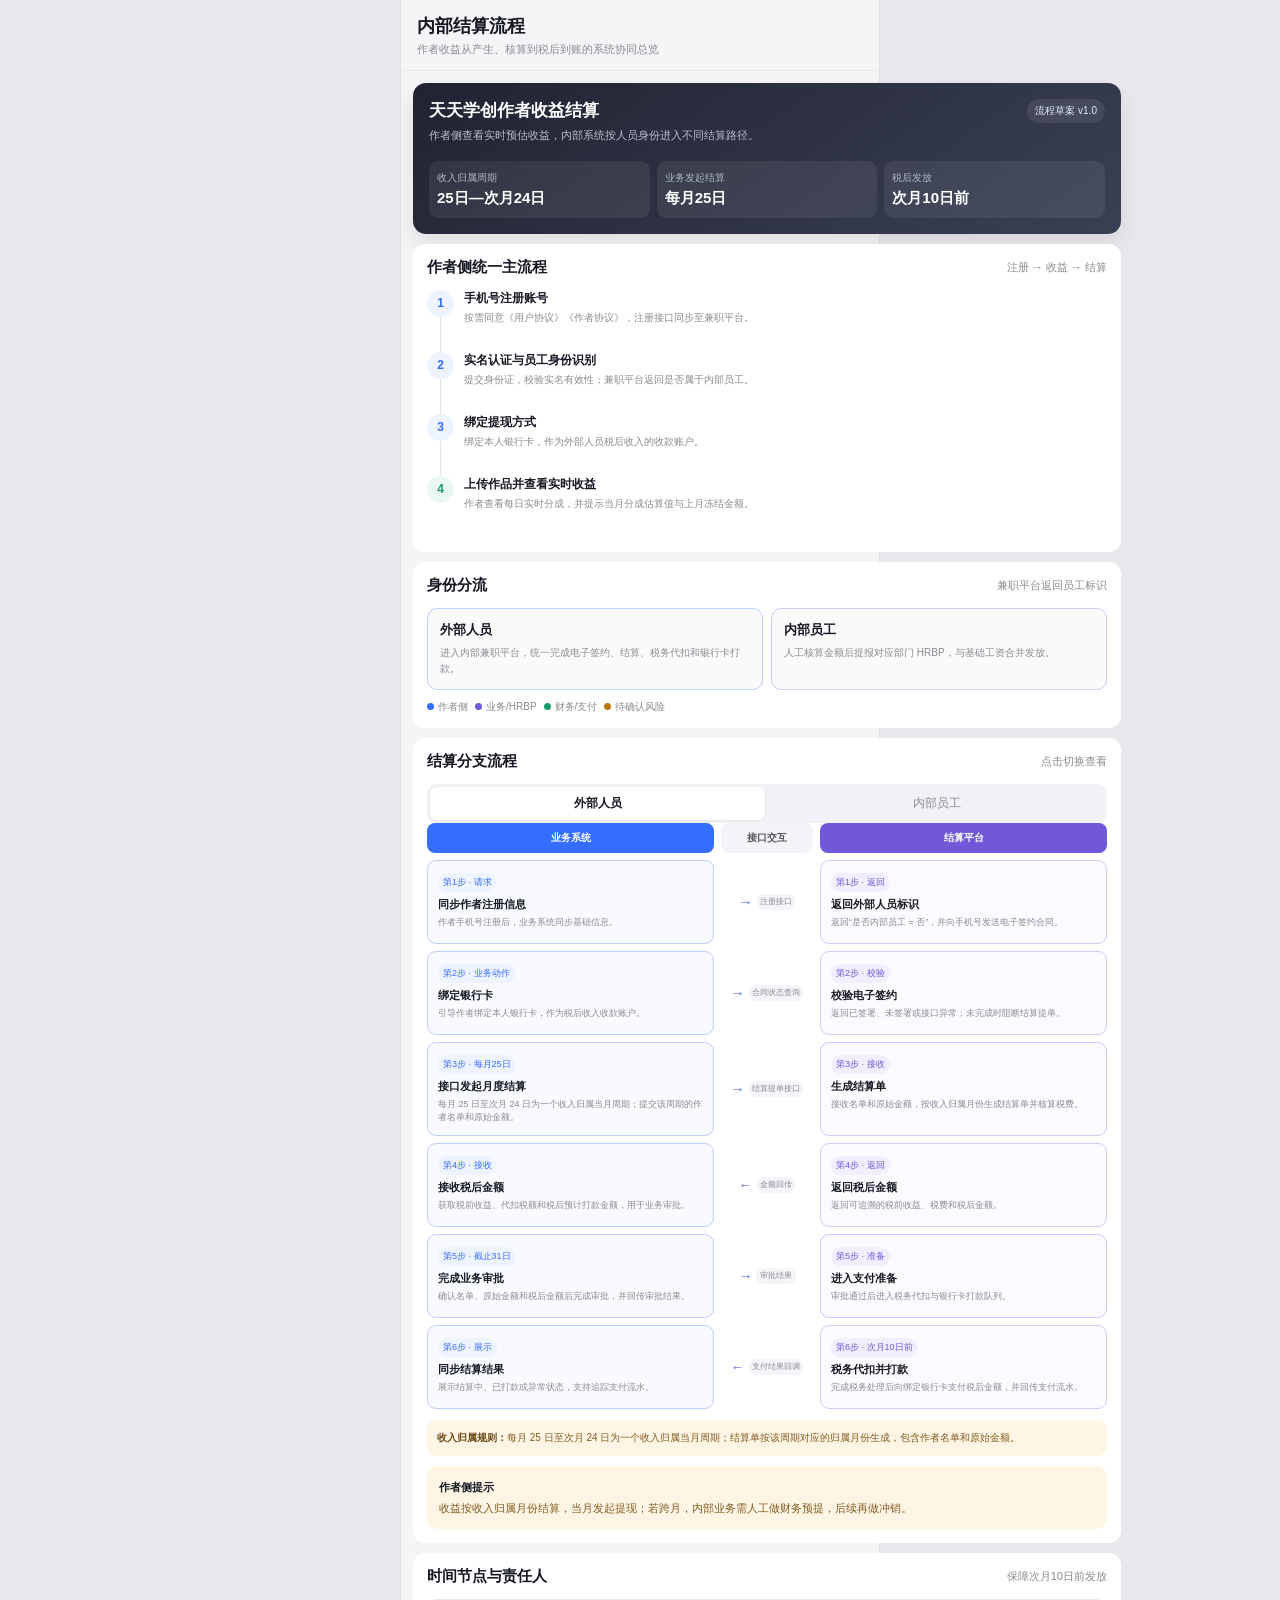
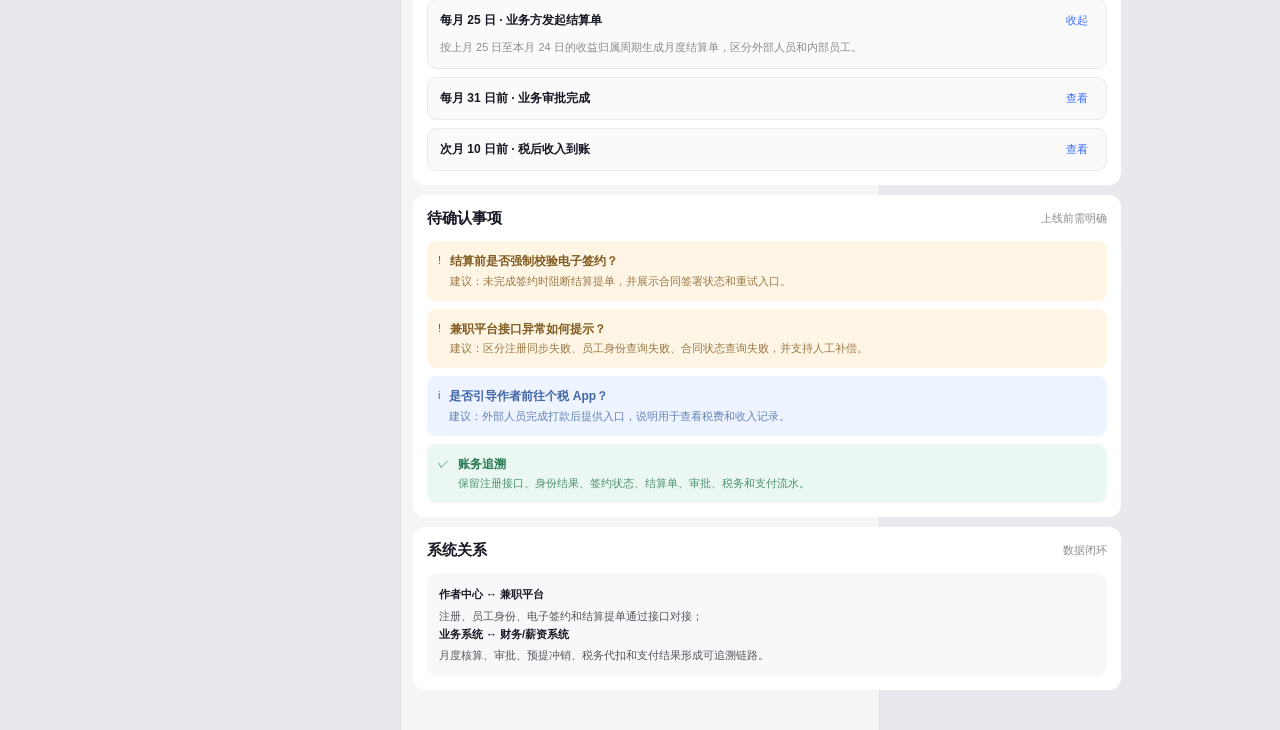
<file: internal-settlement-flow.html>
<!doctype html>
<html lang="zh-CN">
<head>
  <meta charset="utf-8" />
  <meta name="viewport" content="width=device-width, initial-scale=1, maximum-scale=1, viewport-fit=cover" />
  <meta name="theme-color" content="#f5f5f7" />
  <title>内部结算流程 · 天天学</title>
  <style>
    :root{--ink:#161823;--muted:#8a8b91;--sub:#55565c;--paper:#f5f5f7;--card:#fff;--line:#e9e9ee;--blue:#356dff;--blue-soft:#edf3ff;--green:#199a69;--green-soft:#eaf8f1;--orange:#b87513;--orange-soft:#fff5e5;--red:#d85260;--red-soft:#fff0f1;--purple:#7058d9;--purple-soft:#f1eeff;--safe-top:env(safe-area-inset-top,0px);--safe-bottom:env(safe-area-inset-bottom,0px)}*{box-sizing:border-box}html,body{margin:0;min-height:100%;background:#e9e9ed;color:var(--ink);font-family:-apple-system,BlinkMacSystemFont,"PingFang SC","Noto Sans SC","Microsoft YaHei",sans-serif;-webkit-font-smoothing:antialiased}button{font:inherit;cursor:pointer}.flow-app{max-width:480px;min-height:100dvh;margin:0 auto;padding-bottom:28px;background:var(--paper)}.topbar{position:sticky;top:0;z-index:5;padding:calc(14px + var(--safe-top)) 16px 13px;border-bottom:1px solid var(--line);background:#f5f5f7ee;backdrop-filter:blur(12px)}.topbar h1{margin:0;font-size:18px}.topbar p{margin:4px 0 0;color:var(--muted);font-size:11px}.main{display:grid;gap:10px;padding:12px}.hero{padding:16px;border-radius:13px;color:#fff;background:linear-gradient(145deg,#202331,#3a4054);box-shadow:0 10px 24px #1a20301a}.hero-top{display:flex;justify-content:space-between;align-items:flex-start;gap:14px}.hero-title{font-size:17px;font-weight:750}.hero-sub{margin-top:5px;color:#b9bfce;font-size:11px;line-height:1.5}.hero-badge{padding:5px 8px;border-radius:99px;color:#dfe8ff;background:#ffffff16;font-size:10px;white-space:nowrap}.cycle{display:grid;grid-template-columns:repeat(3,1fr);gap:7px;margin-top:17px}.cycle-item{padding:10px 8px;border-radius:9px;background:#ffffff12}.cycle-item small{display:block;color:#aeb6c6;font-size:10px}.cycle-item strong{display:block;margin-top:4px;font-size:15px}.panel{padding:14px;border-radius:12px;background:#fff}.panel-head{display:flex;align-items:center;justify-content:space-between;gap:10px;margin-bottom:13px}.panel-head h2{margin:0;font-size:15px}.panel-head span{color:var(--muted);font-size:11px}.timeline{display:grid;gap:0}.timeline-item{display:grid;grid-template-columns:27px 1fr;gap:10px;min-height:62px;position:relative}.timeline-item:not(:last-child):before{content:"";position:absolute;left:13px;top:27px;bottom:0;width:1px;background:#dfe4ec}.dot{z-index:1;width:27px;height:27px;border-radius:50%;display:grid;place-items:center;color:var(--blue);background:var(--blue-soft);font-size:12px;font-weight:700}.dot.green{color:var(--green);background:var(--green-soft)}.dot.orange{color:var(--orange);background:var(--orange-soft)}.timeline-item b{display:block;font-size:12px}.timeline-item p{margin:3px 0 0;color:var(--muted);font-size:10px;line-height:1.55}.pill{display:inline-flex;padding:4px 7px;border-radius:99px;font-size:10px}.pill.blue{color:var(--blue);background:var(--blue-soft)}.pill.green{color:var(--green);background:var(--green-soft)}.pill.orange{color:var(--orange);background:var(--orange-soft)}.pill.red{color:var(--red);background:var(--red-soft)}.switcher{display:flex;gap:4px;padding:3px;border-radius:9px;background:#f1f2f5}.switcher button{flex:1;border:0;border-radius:7px;padding:8px 4px;color:var(--muted);background:transparent;font-size:12px}.switcher button.active{color:var(--ink);background:#fff;font-weight:700;box-shadow:0 1px 3px #0000000e}.branch{display:none}.branch.active{display:block}.route{display:grid;gap:8px}.route-card{position:relative;padding:12px 12px 12px 42px;border:1px solid var(--line);border-radius:10px;background:#fcfcfd}.route-card:before{content:attr(data-step);position:absolute;left:12px;top:12px;width:21px;height:21px;border-radius:50%;display:grid;place-items:center;color:var(--blue);background:var(--blue-soft);font-size:10px;font-weight:700}.route-card b{font-size:12px}.route-card small{display:block;margin-top:4px;color:var(--muted);font-size:10px;line-height:1.55}.route-card .tag{position:absolute;top:11px;right:10px;color:var(--muted);font-size:10px}.route-card.interface{border-color:#bfd0fb;background:#f8faff}.route-card.finance{border-color:#d4c9fa;background:#fbfaff}.route-card.tax{border-color:#bfe5d3;background:#f8fdf9}.connector{height:9px;border-left:1px dashed #b8c3d2;margin-left:22px}.callout{padding:12px;border-radius:10px;color:var(--sub);background:#f7f8fa;font-size:11px;line-height:1.65}.callout strong{color:var(--ink);display:block;margin-bottom:3px}.callout.warn{color:#805b20;background:var(--orange-soft)}.callout.red{color:#9d4e4e;background:var(--red-soft)}.rules{display:grid;gap:8px}.rule{padding:12px;border-radius:10px;background:#fafafb;border:1px solid var(--line)}.rule-head{display:flex;align-items:center;justify-content:space-between;gap:10px}.rule-head b{font-size:12px}.rule-toggle{border:0;background:none;color:var(--blue);font-size:11px}.rule-body{display:none;margin-top:9px;color:var(--muted);font-size:11px;line-height:1.65}.rule.open .rule-body{display:block}.rule.open .rule-toggle:after{content:" 收起"}.rule:not(.open) .rule-toggle:after{content:" 查看"}.todo{display:grid;gap:8px}.todo-row{display:flex;gap:9px;align-items:flex-start;padding:11px;border-radius:9px;font-size:11px;line-height:1.55}.todo-row strong{display:block;font-size:12px}.todo-row span{display:block;margin-top:2px;color:inherit;opacity:.8}.todo-row.pending{color:#805b20;background:var(--orange-soft)}.todo-row.success{color:#267952;background:var(--green-soft)}.todo-row.info{color:#4167a7;background:var(--blue-soft)}.audience{display:grid;grid-template-columns:1fr 1fr;gap:8px}.audience-card{padding:12px;border-radius:10px;background:#fafafb;border:1px solid var(--line)}.audience-card h3{margin:0;font-size:13px}.audience-card p{margin:6px 0 0;color:var(--muted);font-size:10px;line-height:1.6}.audience-card.external{border-color:#bfd0fb}.audience-card.internal{border-color:#d4c9fa}.legend{display:flex;flex-wrap:wrap;gap:7px;margin-top:10px}.legend span{display:inline-flex;align-items:center;gap:4px;color:var(--muted);font-size:10px}.legend i{width:7px;height:7px;border-radius:50%;display:inline-block}.legend .i-blue{background:var(--blue)}.legend .i-purple{background:var(--purple)}.legend .i-green{background:var(--green)}.legend .i-orange{background:var(--orange)}@media(min-width:481px){.flow-app{border-left:1px solid #e1e1e5;border-right:1px solid #e1e1e5;box-shadow:0 0 0 18px #e9e9ed}}
  </style>
  <style>
    .swimlane-wrap{overflow-x:auto;padding-bottom:2px}
    .swimlane{min-width:680px;display:grid;gap:7px}
    .swimlane-head,.swimlane-row{display:grid;grid-template-columns:minmax(190px,1fr) 92px minmax(190px,1fr);gap:7px;align-items:stretch}
    .swimlane-head span{padding:8px 10px;border-radius:8px;text-align:center;font-size:10px;font-weight:700}
    .swimlane-head .business{color:#fff;background:var(--blue)}
    .swimlane-head .interface{color:var(--sub);background:#f2f4f8}
    .swimlane-head .platform{color:#fff;background:var(--purple)}
    .swimlane-row{min-height:84px}
    .swim-card{padding:10px;border:1px solid #bfd0fb;border-radius:9px;background:#f8faff}
    .swim-card.platform{border-color:#d4c9fa;background:#fbfaff}
    .swim-card b{display:block;font-size:11px}
    .swim-card small{display:block;margin-top:4px;color:var(--muted);font-size:9px;line-height:1.5}
    .swim-card .step{display:inline-flex;margin-bottom:5px;padding:3px 5px;border-radius:99px;color:var(--blue);background:var(--blue-soft);font-size:9px}
    .swim-card.platform .step{color:var(--purple);background:var(--purple-soft)}
    .swim-action{display:flex;align-items:center;justify-content:center;gap:3px;color:var(--blue);font-size:14px;font-weight:700}
    .swim-action span{display:block;padding:3px 4px;border-radius:99px;color:var(--muted);background:#f3f5f8;font-size:8px;font-weight:500;text-align:center;line-height:1.25}
    .swim-action.return{color:var(--purple)}
    .swim-rule{margin-top:9px;padding:10px;border-radius:9px;color:#805b20;background:var(--orange-soft);font-size:10px;line-height:1.6}
    .swim-rule b{color:#6b4917}
  </style>
</head>
<body>
  <div class="flow-app">
    <header class="topbar"><h1>内部结算流程</h1><p>作者收益从产生、核算到税后到账的系统协同总览</p></header>
    <main class="main">
      <section class="hero"><div class="hero-top"><div><div class="hero-title">天天学创作者收益结算</div><div class="hero-sub">作者侧查看实时预估收益，内部系统按人员身份进入不同结算路径。</div></div><span class="hero-badge">流程草案 v1.0</span></div><div class="cycle"><div class="cycle-item"><small>收入归属周期</small><strong>25日—次月24日</strong></div><div class="cycle-item"><small>业务发起结算</small><strong>每月25日</strong></div><div class="cycle-item"><small>税后发放</small><strong>次月10日前</strong></div></div></section>

      <section class="panel"><div class="panel-head"><h2>作者侧统一主流程</h2><span>注册 → 收益 → 结算</span></div><div class="timeline"><div class="timeline-item"><div class="dot">1</div><div><b>手机号注册账号</b><p>按需同意《用户协议》《作者协议》，注册接口同步至兼职平台。</p></div></div><div class="timeline-item"><div class="dot">2</div><div><b>实名认证与员工身份识别</b><p>提交身份证，校验实名有效性；兼职平台返回是否属于内部员工。</p></div></div><div class="timeline-item"><div class="dot">3</div><div><b>绑定提现方式</b><p>绑定本人银行卡，作为外部人员税后收入的收款账户。</p></div></div><div class="timeline-item"><div class="dot green">4</div><div><b>上传作品并查看实时收益</b><p>作者查看每日实时分成，并提示当月分成估算值与上月冻结金额。</p></div></div></div></section>

      <section class="panel"><div class="panel-head"><h2>身份分流</h2><span>兼职平台返回员工标识</span></div><div class="audience"><div class="audience-card external"><h3>外部人员</h3><p>进入内部兼职平台，统一完成电子签约、结算、税务代扣和银行卡打款。</p></div><div class="audience-card internal"><h3>内部员工</h3><p>人工核算金额后提报对应部门 HRBP，与基础工资合并发放。</p></div></div><div class="legend"><span><i class="i-blue"></i>作者侧</span><span><i class="i-purple"></i>业务/HRBP</span><span><i class="i-green"></i>财务/支付</span><span><i class="i-orange"></i>待确认风险</span></div></section>

      <section class="panel"><div class="panel-head"><h2>结算分支流程</h2><span>点击切换查看</span></div><div class="switcher"><button class="active" data-branch="external">外部人员</button><button data-branch="internal">内部员工</button></div>
        <div class="branch active" id="branch-external"><div class="swimlane-wrap"><div class="swimlane"><div class="swimlane-head"><span class="business">业务系统</span><span class="interface">接口交互</span><span class="platform">结算平台</span></div><div class="swimlane-row"><div class="swim-card"><span class="step">第1步 · 请求</span><b>同步作者注册信息</b><small>作者手机号注册后，业务系统同步基础信息。</small></div><div class="swim-action">→<span>注册接口</span></div><div class="swim-card platform"><span class="step">第1步 · 返回</span><b>返回外部人员标识</b><small>返回“是否内部员工 = 否”，并向手机号发送电子签约合同。</small></div></div><div class="swimlane-row"><div class="swim-card"><span class="step">第2步 · 业务动作</span><b>绑定银行卡</b><small>引导作者绑定本人银行卡，作为税后收入收款账户。</small></div><div class="swim-action">→<span>合同状态查询</span></div><div class="swim-card platform"><span class="step">第2步 · 校验</span><b>校验电子签约</b><small>返回已签署、未签署或接口异常；未完成时阻断结算提单。</small></div></div><div class="swimlane-row"><div class="swim-card"><span class="step">第3步 · 每月25日</span><b>接口发起月度结算</b><small>每月 25 日至次月 24 日为一个收入归属当月周期；提交该周期的作者名单和原始金额。</small></div><div class="swim-action">→<span>结算提单接口</span></div><div class="swim-card platform"><span class="step">第3步 · 接收</span><b>生成结算单</b><small>接收名单和原始金额，按收入归属月份生成结算单并核算税费。</small></div></div><div class="swimlane-row"><div class="swim-card"><span class="step">第4步 · 接收</span><b>接收税后金额</b><small>获取税前收益、代扣税额和税后预计打款金额，用于业务审批。</small></div><div class="swim-action return">←<span>金额回传</span></div><div class="swim-card platform"><span class="step">第4步 · 返回</span><b>返回税后金额</b><small>返回可追溯的税前收益、税费和税后金额。</small></div></div><div class="swimlane-row"><div class="swim-card"><span class="step">第5步 · 截止31日</span><b>完成业务审批</b><small>确认名单、原始金额和税后金额后完成审批，并回传审批结果。</small></div><div class="swim-action">→<span>审批结果</span></div><div class="swim-card platform"><span class="step">第5步 · 准备</span><b>进入支付准备</b><small>审批通过后进入税务代扣与银行卡打款队列。</small></div></div><div class="swimlane-row"><div class="swim-card"><span class="step">第6步 · 展示</span><b>同步结算结果</b><small>展示结算中、已打款或异常状态，支持追踪支付流水。</small></div><div class="swim-action return">←<span>支付结果回调</span></div><div class="swim-card platform"><span class="step">第6步 · 次月10日前</span><b>税务代扣并打款</b><small>完成税务处理后向绑定银行卡支付税后金额，并回传支付流水。</small></div></div></div></div><div class="swim-rule"><b>收入归属规则：</b>每月 25 日至次月 24 日为一个收入归属当月周期；结算单按该周期对应的归属月份生成，包含作者名单和原始金额。</div><div class="callout warn" style="margin-top:10px"><strong>作者侧提示</strong>收益按收入归属月份结算，当月发起提现；若跨月，内部业务需人工做财务预提，后续再做冲销。</div></div>
        <div class="branch" id="branch-internal"><div class="route"><div class="route-card interface" data-step="1"><b>注册接口同步</b><span class="tag">系统对接</span><small>作者完成手机号注册和实名认证，兼职平台返回“是否内部员工 = 是”。</small></div><div class="connector"></div><div class="route-card finance" data-step="2"><b>人工核算月度收益</b><span class="tag">业务方</span><small>业务方根据作品数据和激励规则确认当月应发金额，保留核算明细。</small></div><div class="connector"></div><div class="route-card finance" data-step="3"><b>提报对应部门 HRBP</b><span class="tag">审批合并</span><small>收益金额提交给对应部门 HRBP，与员工基础工资合并进入薪资发放流程。</small></div><div class="connector"></div><div class="route-card tax" data-step="4"><b>工资合并、代扣税和发放</b><span class="tag">薪资系统</span><small>内部员工不通过兼职平台单独打款，随工资统一计算税费并发放到账。</small></div></div><div class="callout" style="margin-top:10px"><strong>内部员工注意</strong>内部员工收益仍需与作品归属月份对应；跨月处理时由业务和财务完成预提、冲销及差异说明。</div></div>
      </section>

      <section class="panel"><div class="panel-head"><h2>时间节点与责任人</h2><span>保障次月10日前发放</span></div><div class="rules"><div class="rule open"><div class="rule-head"><b>每月 25 日 · 业务方发起结算单</b><button class="rule-toggle" data-rule="rule-1"></button></div><div class="rule-body" id="rule-1">按上月 25 日至本月 24 日的收益归属周期生成月度结算单，区分外部人员和内部员工。</div></div><div class="rule"><div class="rule-head"><b>每月 31 日前 · 业务审批完成</b><button class="rule-toggle" data-rule="rule-2"></button></div><div class="rule-body" id="rule-2">审批完成后，外部人员进入兼职平台税务和打款流程；逾期会影响次月 10 日发放。</div></div><div class="rule"><div class="rule-head"><b>次月 10 日前 · 税后收入到账</b><button class="rule-toggle" data-rule="rule-3"></button></div><div class="rule-body" id="rule-3">外部人员税后收入打款至绑定银行卡；内部员工随基础工资一起发放。</div></div></div></section>

      <section class="panel"><div class="panel-head"><h2>待确认事项</h2><span>上线前需明确</span></div><div class="todo"><div class="todo-row pending"><div>!</div><div><strong>结算前是否强制校验电子签约？</strong><span>建议：未完成签约时阻断结算提单，并展示合同签署状态和重试入口。</span></div></div><div class="todo-row pending"><div>!</div><div><strong>兼职平台接口异常如何提示？</strong><span>建议：区分注册同步失败、员工身份查询失败、合同状态查询失败，并支持人工补偿。</span></div></div><div class="todo-row info"><div>i</div><div><strong>是否引导作者前往个税 App？</strong><span>建议：外部人员完成打款后提供入口，说明用于查看税费和收入记录。</span></div></div><div class="todo-row success"><div>✓</div><div><strong>账务追溯</strong><span>保留注册接口、身份结果、签约状态、结算单、审批、税务和支付流水。</span></div></div></div></section>

      <section class="panel"><div class="panel-head"><h2>系统关系</h2><span>数据闭环</span></div><div class="callout"><strong>作者中心 ↔ 兼职平台</strong>注册、员工身份、电子签约和结算提单通过接口对接；<br/><strong>业务系统 ↔ 财务/薪资系统</strong>月度核算、审批、预提冲销、税务代扣和支付结果形成可追溯链路。</div></section>
    </main>
  </div>
  <script>
    document.querySelectorAll('[data-branch]').forEach((button) => button.addEventListener('click', () => {
      document.querySelectorAll('[data-branch]').forEach((item) => item.classList.toggle('active', item === button));
      document.querySelectorAll('.branch').forEach((item) => item.classList.toggle('active', item.id === `branch-${button.dataset.branch}`));
    }));
    document.querySelectorAll('[data-rule]').forEach((button) => button.addEventListener('click', () => {
      const body = document.getElementById(button.dataset.rule);
      body.parentElement.classList.toggle('open');
    }));
  </script>
</body>
</html>
</file>
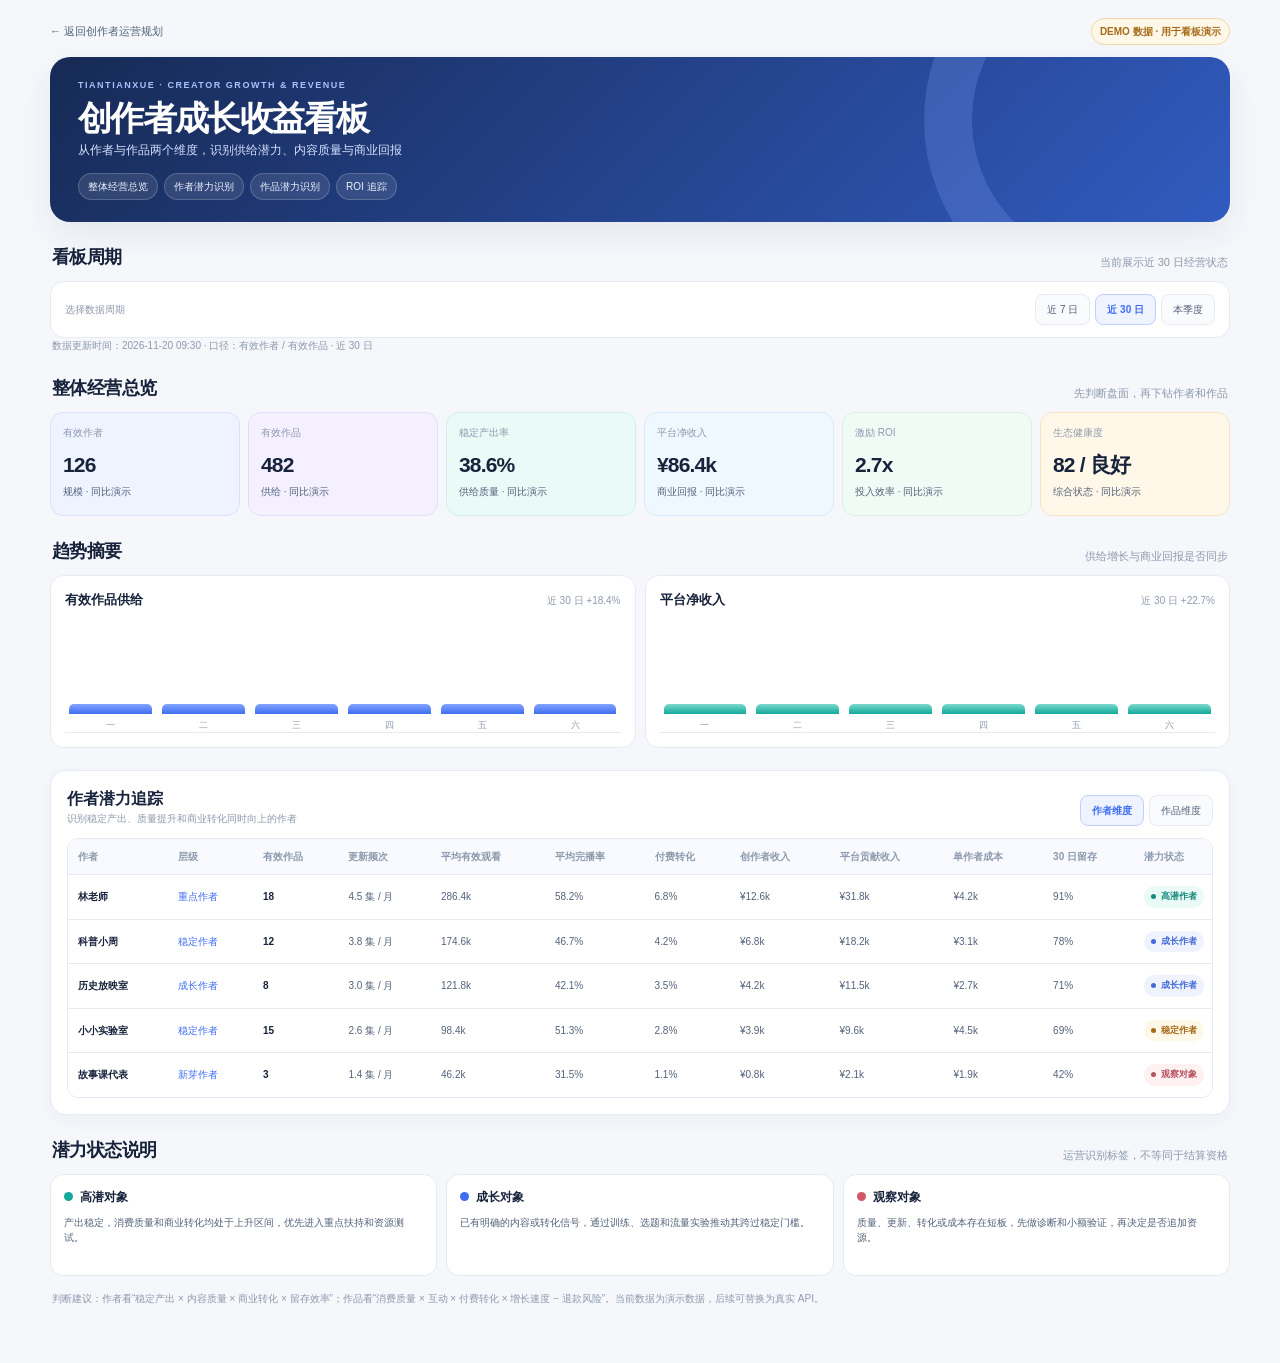
<file: 创作者运营成长收益看板-H5.html>
<!doctype html>
<html lang="zh-CN">
<head>
  <meta charset="utf-8" />
  <meta name="viewport" content="width=device-width, initial-scale=1, viewport-fit=cover" />
  <meta name="theme-color" content="#f5f7fb" />
  <title>天天学 · 创作者成长收益看板</title>
  <style>
    :root{--ink:#17223b;--sub:#53627b;--muted:#8d99ad;--line:#e6ebf3;--paper:#f5f7fb;--card:#fff;--blue:#3f6df0;--blue-soft:#eef3ff;--cyan:#12a99a;--cyan-soft:#eafaf7;--orange:#c78320;--orange-soft:#fff7e8;--purple:#7459c4;--purple-soft:#f4f0ff;--red:#d35764;--red-soft:#fff0f2;--shadow:0 12px 32px rgba(34,53,93,.08)}
    *{box-sizing:border-box}html{scroll-behavior:smooth;background:var(--paper)}body{margin:0;color:var(--ink);font:13px/1.5 -apple-system,BlinkMacSystemFont,"PingFang SC","Microsoft YaHei",sans-serif;-webkit-font-smoothing:antialiased}.app{width:min(1180px,calc(100% - 32px));margin:auto;padding:18px 0 56px}.topline{display:flex;align-items:center;justify-content:space-between;gap:12px;margin-bottom:12px}.back{display:inline-flex;align-items:center;gap:5px;color:var(--sub);font-size:11px;text-decoration:none}.back:hover{color:var(--blue)}.demo-badge{padding:5px 8px;border:1px solid #f0d9a5;border-radius:999px;color:#a56b17;background:var(--orange-soft);font-size:10px;font-weight:700}
    .hero{position:relative;overflow:hidden;padding:22px 28px;border-radius:20px;color:#fff;background:linear-gradient(135deg,#172a55,#315bc0);box-shadow:var(--shadow)}.hero:after{content:"";position:absolute;right:-80px;top:-130px;width:290px;height:290px;border:48px solid rgba(135,170,255,.22);border-radius:50%}.eyebrow{position:relative;z-index:1;color:#a9c1ff;font-size:9px;font-weight:800;letter-spacing:.17em}.hero h1{position:relative;z-index:1;margin:6px 0 4px;font-size:clamp(24px,3.4vw,34px);line-height:1.12;letter-spacing:-.05em}.hero p{position:relative;z-index:1;margin:0;color:#d8e2ff;font-size:12px}.hero-tags{position:relative;z-index:1;display:flex;gap:6px;flex-wrap:wrap;margin-top:14px}.hero-tags span{padding:5px 9px;border:1px solid rgba(255,255,255,.19);border-radius:999px;color:#edf2ff;background:rgba(255,255,255,.1);font-size:10px}
    .section{margin-top:22px}.section-head{display:flex;align-items:end;justify-content:space-between;gap:12px;margin:0 2px 10px}.section-head h2{margin:0;font-size:18px;letter-spacing:-.03em}.section-head p{margin:0;color:var(--muted);font-size:11px}.updated{margin:0 2px 12px;color:var(--muted);font-size:10px}
    .controls{display:flex;align-items:center;justify-content:space-between;gap:12px;padding:12px 14px;border:1px solid var(--line);border-radius:14px;background:#fff}.period-tabs,.view-tabs{display:flex;gap:5px;overflow:auto;scrollbar-width:none}.period-tabs::-webkit-scrollbar,.view-tabs::-webkit-scrollbar{display:none}.period-tabs button,.view-tabs button{flex:none;padding:7px 11px;border:1px solid var(--line);border-radius:8px;color:var(--sub);background:#fafbfd;font:inherit;font-size:10px;cursor:pointer}.period-tabs button.active,.view-tabs button.active{border-color:#bdd0ff;color:var(--blue);background:var(--blue-soft);font-weight:700}.controls-label{color:var(--muted);font-size:10px;white-space:nowrap}
    .summary{display:grid;grid-template-columns:repeat(6,minmax(0,1fr));gap:8px}.summary-card{min-height:104px;padding:12px;border:1px solid var(--line);border-radius:13px;background:#fff}.summary-card:nth-child(1){background:var(--blue-soft);border-color:#d8e2ff}.summary-card:nth-child(2){background:var(--purple-soft);border-color:#e4dcff}.summary-card:nth-child(3){background:var(--cyan-soft);border-color:#d2f0eb}.summary-card:nth-child(4){background:#eff8ff;border-color:#d7ebfa}.summary-card:nth-child(5){background:#f1fbf6;border-color:#d9f0e5}.summary-card:nth-child(6){background:var(--orange-soft);border-color:#f5e5c4}.summary-card small{display:block;color:var(--muted);font-size:10px}.summary-card strong{display:block;margin-top:9px;font-size:21px;letter-spacing:-.04em}.summary-card span{display:block;margin-top:4px;color:var(--sub);font-size:10px}
    .trend-grid{display:grid;grid-template-columns:1fr 1fr;gap:9px}.trend-card{padding:14px;border:1px solid var(--line);border-radius:14px;background:#fff}.trend-title{display:flex;align-items:baseline;justify-content:space-between;gap:10px}.trend-title b{font-size:13px}.trend-title span{color:var(--muted);font-size:10px}.bars{display:grid;grid-template-columns:repeat(6,1fr);align-items:end;gap:10px;height:112px;margin-top:12px;padding:0 4px;border-bottom:1px solid var(--line)}.bar-wrap{display:grid;align-content:end;height:100%;gap:5px;text-align:center}.bar{width:100%;min-height:10px;border-radius:5px 5px 0 0;background:linear-gradient(180deg,#82a4ff,#3f6df0)}.bar.cyan{background:linear-gradient(180deg,#7bd9ce,#12a99a)}.bar-wrap small{color:var(--muted);font-size:9px}
    .data-panel{padding:16px;border:1px solid var(--line);border-radius:16px;background:#fff;box-shadow:0 6px 20px rgba(34,53,93,.04)}.data-panel-head{display:flex;align-items:end;justify-content:space-between;gap:12px;margin-bottom:12px}.data-panel-head h2{margin:0;font-size:16px}.data-panel-head p{margin:0;color:var(--muted);font-size:10px}.table-scroll{overflow:auto;border:1px solid var(--line);border-radius:11px}.data-table{width:100%;min-width:1180px;border-collapse:collapse;font-size:10px}.data-table th{padding:10px;color:var(--muted);background:#f8faff;text-align:left;font-weight:700;white-space:nowrap}.data-table td{padding:11px 10px;border-top:1px solid var(--line);color:var(--sub);white-space:nowrap;vertical-align:middle}.data-table td:first-child{color:var(--ink);font-weight:700}.data-table td:nth-child(2){color:var(--blue)}.data-table td strong{color:var(--ink)}.status{display:inline-flex;align-items:center;gap:5px;padding:4px 7px;border-radius:999px;font-size:9px;font-weight:700}.status:before{content:"";width:5px;height:5px;border-radius:50%;background:currentColor}.status.high{color:#168a7d;background:var(--cyan-soft)}.status.growth{color:#466bd6;background:var(--blue-soft)}.status.stable{color:#a56b17;background:var(--orange-soft)}.status.watch{color:#b65361;background:var(--red-soft)}
    .signal-grid{display:grid;grid-template-columns:repeat(3,minmax(0,1fr));gap:9px}.signal{min-height:102px;padding:13px;border:1px solid var(--line);border-radius:13px;background:#fff}.signal-top{display:flex;align-items:center;gap:7px}.signal-dot{width:9px;height:9px;border-radius:50%}.signal.high .signal-dot{background:var(--cyan)}.signal.growth .signal-dot{background:var(--blue)}.signal.watch .signal-dot{background:var(--red)}.signal b{font-size:12px}.signal p{margin:9px 0 0;color:var(--sub);font-size:10px;line-height:1.55}.footnote{margin:15px 2px 0;color:var(--muted);font-size:10px;line-height:1.6}.empty{padding:22px;text-align:center;color:var(--muted);font-size:11px}
    @media(max-width:1050px){.summary{grid-template-columns:repeat(3,minmax(0,1fr))}}
    @media(max-width:720px){.app{width:min(100% - 20px,560px);padding-top:10px}.hero{padding:18px;border-radius:17px}.hero:after{right:-130px}.controls{display:block}.controls-label{display:block;margin-bottom:8px}.view-tabs{margin-top:10px}.trend-grid,.signal-grid{grid-template-columns:1fr}.summary{grid-template-columns:repeat(2,minmax(0,1fr))}.summary-card{min-height:96px}.summary-card strong{font-size:19px}.data-panel{padding:12px}.data-panel-head{display:block}.data-panel-head p{margin-top:4px}.topline{align-items:flex-start}}
  </style>
</head>
<body>
  <main class="app">
    <div class="topline"><a class="back" href="创作者运营规划-H5.html">← 返回创作者运营规划</a><span class="demo-badge">DEMO 数据 · 用于看板演示</span></div>
    <header class="hero">
      <div class="eyebrow">TIANTIANXUE · CREATOR GROWTH & REVENUE</div>
      <h1>创作者成长收益看板</h1>
      <p>从作者与作品两个维度，识别供给潜力、内容质量与商业回报</p>
      <div class="hero-tags"><span>整体经营总览</span><span>作者潜力识别</span><span>作品潜力识别</span><span>ROI 追踪</span></div>
    </header>

    <section class="section">
      <div class="section-head"><h2>看板周期</h2><p id="periodHint">当前展示近 30 日经营状态</p></div>
      <div class="controls">
        <span class="controls-label">选择数据周期</span>
        <div class="period-tabs" role="tablist" aria-label="数据周期">
          <button type="button" data-period="7d">近 7 日</button>
          <button type="button" class="active" data-period="30d">近 30 日</button>
          <button type="button" data-period="quarter">本季度</button>
        </div>
      </div>
      <p class="updated" id="updatedAt">数据更新时间：2026-11-20 09:30 · 口径：有效作者 / 有效作品</p>
    </section>

    <section class="section">
      <div class="section-head"><h2>整体经营总览</h2><p>先判断盘面，再下钻作者和作品</p></div>
      <div class="summary" id="summary"></div>
    </section>

    <section class="section">
      <div class="section-head"><h2>趋势摘要</h2><p>供给增长与商业回报是否同步</p></div>
      <div class="trend-grid">
        <article class="trend-card"><div class="trend-title"><b>有效作品供给</b><span id="supplyTrend">近 30 日 +18.4%</span></div><div class="bars" id="supplyBars"></div></article>
        <article class="trend-card"><div class="trend-title"><b>平台净收入</b><span id="incomeTrend">近 30 日 +22.7%</span></div><div class="bars" id="incomeBars"></div></article>
      </div>
    </section>

    <section class="section data-panel">
      <div class="data-panel-head"><div><h2 id="tableTitle">作者潜力追踪</h2><p id="tableDesc">识别稳定产出、质量提升和商业转化同时向上的作者</p></div><div class="view-tabs" role="tablist" aria-label="数据维度"><button type="button" class="active" data-view="authors">作者维度</button><button type="button" data-view="works">作品维度</button></div></div>
      <div class="table-scroll"><table class="data-table"><thead id="tableHead"></thead><tbody id="tableBody"></tbody></table></div>
    </section>

    <section class="section">
      <div class="section-head"><h2>潜力状态说明</h2><p>运营识别标签，不等同于结算资格</p></div>
      <div class="signal-grid">
        <article class="signal high"><div class="signal-top"><span class="signal-dot"></span><b>高潜对象</b></div><p>产出稳定，消费质量和商业转化均处于上升区间，优先进入重点扶持和资源测试。</p></article>
        <article class="signal growth"><div class="signal-top"><span class="signal-dot"></span><b>成长对象</b></div><p>已有明确的内容或转化信号，通过训练、选题和流量实验推动其跨过稳定门槛。</p></article>
        <article class="signal watch"><div class="signal-top"><span class="signal-dot"></span><b>观察对象</b></div><p>质量、更新、转化或成本存在短板，先做诊断和小额验证，再决定是否追加资源。</p></article>
      </div>
      <p class="footnote">判断建议：作者看“稳定产出 × 内容质量 × 商业转化 × 留存效率”；作品看“消费质量 × 互动 × 付费转化 × 增长速度 − 退款风险”。当前数据为演示数据，后续可替换为真实 API。</p>
    </section>
  </main>

  <script>
    const dashboardData = {
      overview: {
        '7d': {authors:'98', works:'176', stableRate:'32.1%', netIncome:'¥18.6k', incentiveRoi:'2.2x', health:'78 / 良好', period:'近 7 日', update:'2026-11-20 09:30', supply:'+8.2%', income:'+11.4%'},
        '30d': {authors:'126', works:'482', stableRate:'38.6%', netIncome:'¥86.4k', incentiveRoi:'2.7x', health:'82 / 良好', period:'近 30 日', update:'2026-11-20 09:30', supply:'+18.4%', income:'+22.7%'},
        quarter: {authors:'214', works:'1,286', stableRate:'44.8%', netIncome:'¥268.9k', incentiveRoi:'3.1x', health:'86 / 健康', period:'本季度', update:'2026-11-20 09:30', supply:'+41.6%', income:'+53.2%'}
      },
      authors: [
        {name:'林老师',level:'重点作者',works:'18',cadence:'4.5 集 / 月',views:'286.4k',completion:'58.2%',pay:'6.8%',creatorIncome:'¥12.6k',platformValue:'¥31.8k',cost:'¥4.2k',retention:'91%',potential:'高潜作者',status:'high',viewBase:286.4},
        {name:'科普小周',level:'稳定作者',works:'12',cadence:'3.8 集 / 月',views:'174.6k',completion:'46.7%',pay:'4.2%',creatorIncome:'¥6.8k',platformValue:'¥18.2k',cost:'¥3.1k',retention:'78%',potential:'成长作者',status:'growth',viewBase:174.6},
        {name:'历史放映室',level:'成长作者',works:'8',cadence:'3.0 集 / 月',views:'121.8k',completion:'42.1%',pay:'3.5%',creatorIncome:'¥4.2k',platformValue:'¥11.5k',cost:'¥2.7k',retention:'71%',potential:'成长作者',status:'growth',viewBase:121.8},
        {name:'小小实验室',level:'稳定作者',works:'15',cadence:'2.6 集 / 月',views:'98.4k',completion:'51.3%',pay:'2.8%',creatorIncome:'¥3.9k',platformValue:'¥9.6k',cost:'¥4.5k',retention:'69%',potential:'稳定作者',status:'stable',viewBase:98.4},
        {name:'故事课代表',level:'新芽作者',works:'3',cadence:'1.4 集 / 月',views:'46.2k',completion:'31.5%',pay:'1.1%',creatorIncome:'¥0.8k',platformValue:'¥2.1k',cost:'¥1.9k',retention:'42%',potential:'观察对象',status:'watch',viewBase:46.2}
      ],
      works: [
        {name:'三分钟看懂地球',author:'林老师',type:'知识科普',episodes:'6',views:'486.2k',completion:'64.8%',interaction:'9.6%',pay:'8.2%',revenue:'¥18.6k',refund:'1.4%',growth:'+42%',cost:'¥2.1k',potential:'高潜作品',status:'high',viewBase:486.2},
        {name:'课本人物有话说',author:'林老师',type:'历史故事',episodes:'8',views:'352.7k',completion:'56.2%',interaction:'7.8%',pay:'6.1%',revenue:'¥13.4k',refund:'1.8%',growth:'+31%',cost:'¥3.2k',potential:'高潜作品',status:'high',viewBase:352.7},
        {name:'生活里的物理',author:'科普小周',type:'实验演示',episodes:'10',views:'228.4k',completion:'49.6%',interaction:'8.1%',pay:'4.8%',revenue:'¥8.2k',refund:'2.1%',growth:'+24%',cost:'¥2.8k',potential:'成长作品',status:'growth',viewBase:228.4},
        {name:'如果历史有朋友圈',author:'历史放映室',type:'历史内容',episodes:'5',views:'168.2k',completion:'44.7%',interaction:'6.3%',pay:'3.7%',revenue:'¥5.6k',refund:'2.7%',growth:'+18%',cost:'¥2.4k',potential:'成长作品',status:'growth',viewBase:168.2},
        {name:'一分钟讲透光合作用',author:'小小实验室',type:'生物知识',episodes:'4',views:'92.6k',completion:'52.4%',interaction:'5.1%',pay:'2.2%',revenue:'¥2.1k',refund:'1.6%',growth:'+6%',cost:'¥1.9k',potential:'稳定作品',status:'stable',viewBase:92.6},
        {name:'成语里的小故事',author:'故事课代表',type:'语文启蒙',episodes:'3',views:'38.4k',completion:'29.8%',interaction:'3.2%',pay:'0.8%',revenue:'¥0.4k',refund:'4.8%',growth:'-8%',cost:'¥1.3k',potential:'待优化',status:'watch',viewBase:38.4}
      ],
      periods: { '7d':{factor:.62,bars:[42,48,55,61,66,72]},'30d':{factor:1,bars:[48,56,63,69,78,88]},quarter:{factor:1.34,bars:[52,63,70,81,92,100]} }
    };

    const overviewLabels=[['有效作者','authors','规模'],['有效作品','works','供给'],['稳定产出率','stableRate','供给质量'],['平台净收入','netIncome','商业回报'],['激励 ROI','incentiveRoi','投入效率'],['生态健康度','health','综合状态']];
    const authorHead='<tr><th>作者</th><th>层级</th><th>有效作品</th><th>更新频次</th><th>平均有效观看</th><th>平均完播率</th><th>付费转化</th><th>创作者收入</th><th>平台贡献收入</th><th>单作者成本</th><th>30 日留存</th><th>潜力状态</th></tr>';
    const workHead='<tr><th>作品</th><th>作者</th><th>内容类型</th><th>集数</th><th>有效观看</th><th>完播率</th><th>互动率</th><th>付费转化</th><th>作品收入</th><th>退款率</th><th>近 7 日增长</th><th>流量成本</th><th>潜力状态</th></tr>';
    let currentPeriod='30d';
    let currentView='authors';

    function statusTag(label,status){return `<span class="status ${status}">${label}</span>`}
    function scaledViews(value,factor){return `${(value*factor).toFixed(1)}k`}
    function renderOverview(period){
      const data=dashboardData.overview[period];
      document.getElementById('summary').innerHTML=overviewLabels.map(([label,key,note])=>`<article class="summary-card"><small>${label}</small><strong>${data[key]}</strong><span>${note} · 同比演示</span></article>`).join('');
      document.getElementById('periodHint').textContent=`当前展示${data.period}经营状态`;
      document.getElementById('updatedAt').textContent=`数据更新时间：${data.update} · 口径：有效作者 / 有效作品 · ${data.period}`;
      document.getElementById('supplyTrend').textContent=`${data.period} ${data.supply}`;
      document.getElementById('incomeTrend').textContent=`${data.period} ${data.income}`;
      renderBars(period);
    }
    function renderBars(period){
      const values=dashboardData.periods[period].bars;
      const labels=['一','二','三','四','五','六'];
      document.getElementById('supplyBars').innerHTML=values.map((v,i)=>`<div class="bar-wrap"><div class="bar" style="height:${v}%"></div><small>${labels[i]}</small></div>`).join('');
      document.getElementById('incomeBars').innerHTML=values.map((v,i)=>`<div class="bar-wrap"><div class="bar cyan" style="height:${Math.min(100,v+8)}%"></div><small>${labels[i]}</small></div>`).join('');
    }
    function renderTable(view,period){
      const factor=dashboardData.periods[period].factor;
      document.getElementById('tableTitle').textContent=view==='authors'?'作者潜力追踪':'作品潜力追踪';
      document.getElementById('tableDesc').textContent=view==='authors'?'识别稳定产出、质量提升和商业转化同时向上的作者':'识别消费质量、转化效率和增长速度同时向上的作品';
      document.getElementById('tableHead').innerHTML=view==='authors'?authorHead:workHead;
      if(view==='authors'){
        document.getElementById('tableBody').innerHTML=dashboardData.authors.map(row=>`<tr><td>${row.name}</td><td>${row.level}</td><td><strong>${row.works}</strong></td><td>${row.cadence}</td><td>${scaledViews(row.viewBase,factor)}</td><td>${row.completion}</td><td>${row.pay}</td><td>${row.creatorIncome}</td><td>${row.platformValue}</td><td>${row.cost}</td><td>${row.retention}</td><td>${statusTag(row.potential,row.status)}</td></tr>`).join('');
      }else{
        document.getElementById('tableBody').innerHTML=dashboardData.works.map(row=>`<tr><td>${row.name}</td><td>${row.author}</td><td>${row.type}</td><td>${row.episodes}</td><td><strong>${scaledViews(row.viewBase,factor)}</strong></td><td>${row.completion}</td><td>${row.interaction}</td><td>${row.pay}</td><td>${row.revenue}</td><td>${row.refund}</td><td>${row.growth}</td><td>${row.cost}</td><td>${statusTag(row.potential,row.status)}</td></tr>`).join('');
      }
    }
    function setPeriod(period){currentPeriod=period;document.querySelectorAll('[data-period]').forEach(button=>button.classList.toggle('active',button.dataset.period===period));renderOverview(period);renderTable(currentView,period)}
    function setView(view){currentView=view;document.querySelectorAll('[data-view]').forEach(button=>button.classList.toggle('active',button.dataset.view===view));renderTable(view,currentPeriod)}
    document.querySelectorAll('[data-period]').forEach(button=>button.addEventListener('click',()=>setPeriod(button.dataset.period)));
    document.querySelectorAll('[data-view]').forEach(button=>button.addEventListener('click',()=>setView(button.dataset.view)));
    renderOverview(currentPeriod);renderTable(currentView,currentPeriod);
  </script>
</body>
</html>
</file>
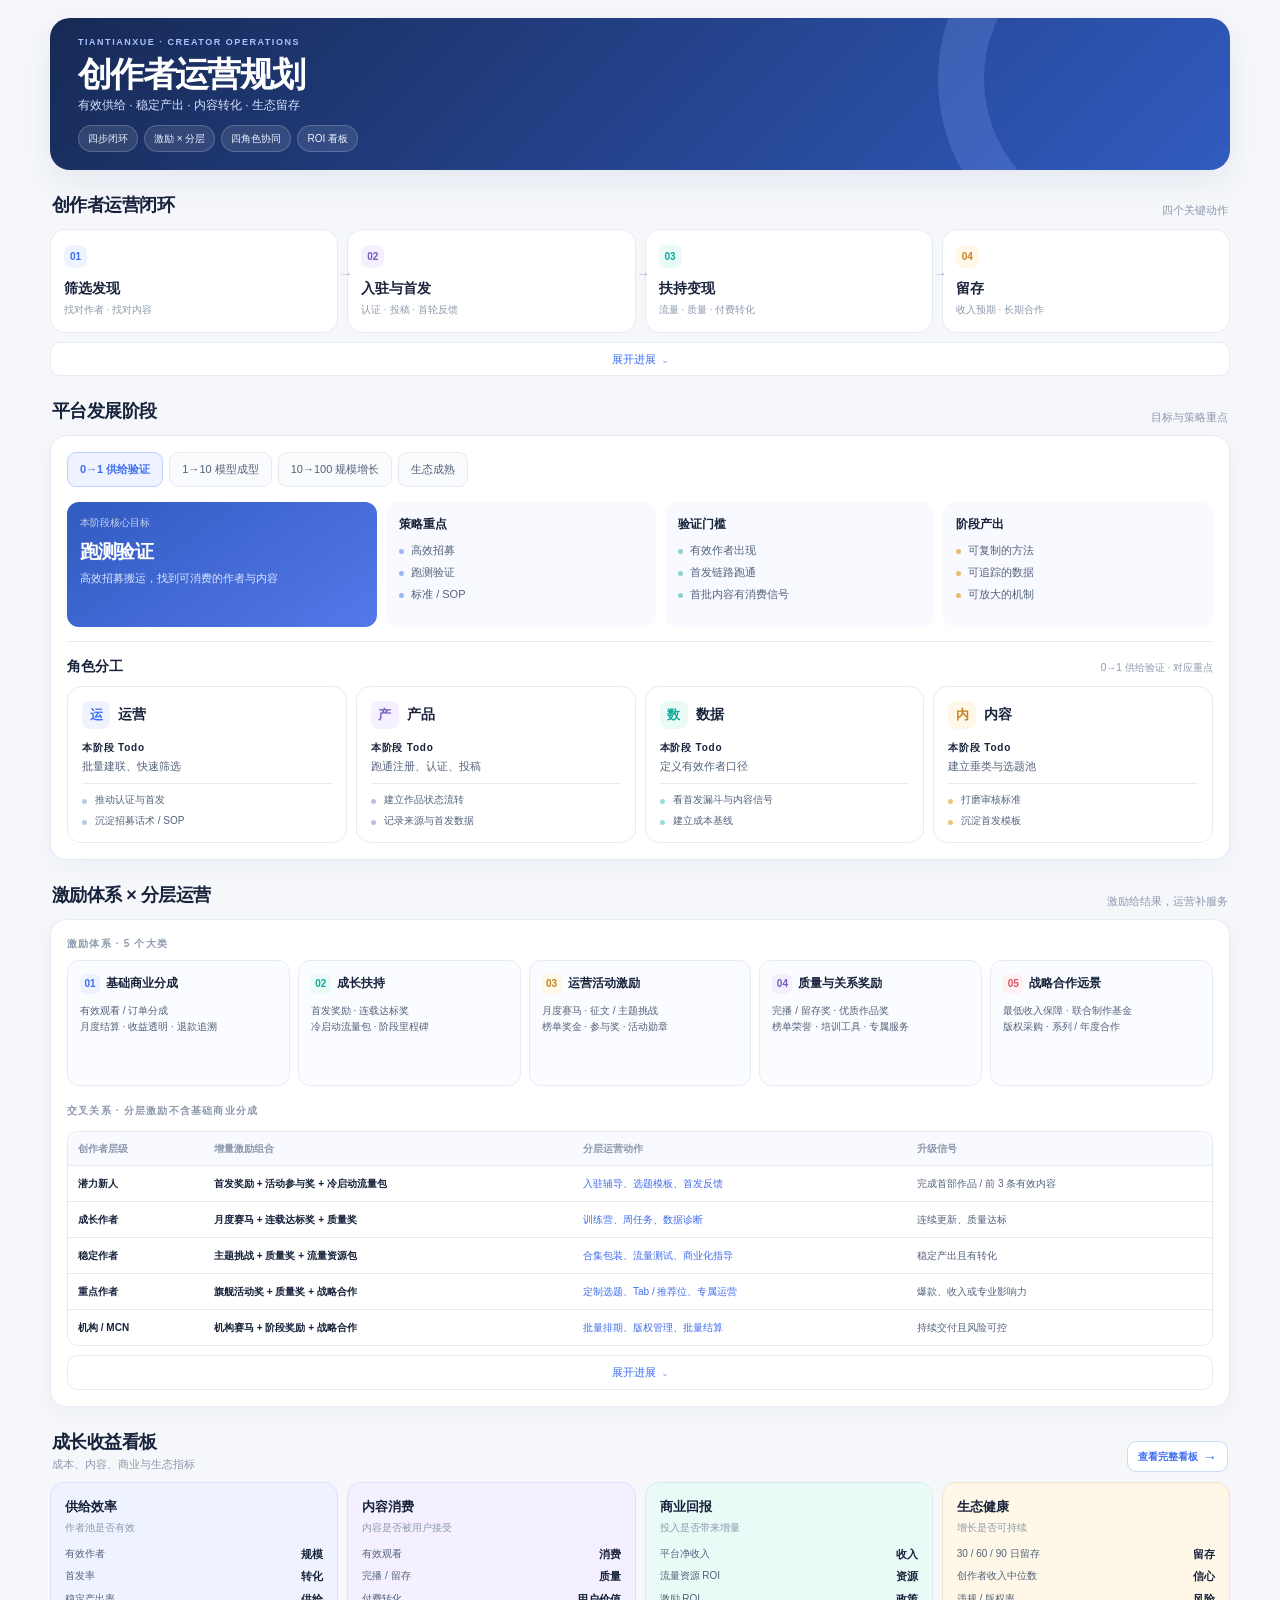
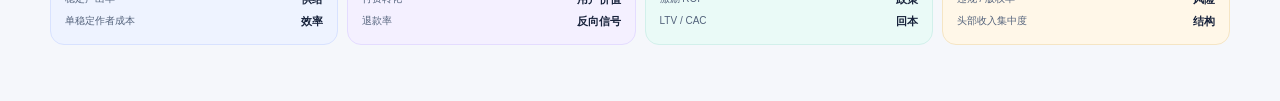
<file: 创作者运营规划-H5.html>
<!doctype html>
<html lang="zh-CN">
<head>
  <meta charset="utf-8" />
  <meta name="viewport" content="width=device-width, initial-scale=1, viewport-fit=cover" />
  <meta name="theme-color" content="#f5f7fb" />
  <title>天天学 · 创作者运营规划</title>
  <style>
    :root{--ink:#17223b;--sub:#53627b;--muted:#8d99ad;--line:#e6ebf3;--paper:#f5f7fb;--card:#fff;--blue:#3f6df0;--blue-soft:#eef3ff;--cyan:#12a99a;--cyan-soft:#eafaf7;--orange:#c78320;--orange-soft:#fff7e8;--purple:#7459c4;--purple-soft:#f4f0ff;--red:#d35764;--red-soft:#fff0f2;--shadow:0 12px 32px rgba(34,53,93,.08)}
    *{box-sizing:border-box}html{scroll-behavior:smooth;background:var(--paper)}body{margin:0;color:var(--ink);font:13px/1.5 -apple-system,BlinkMacSystemFont,"PingFang SC","Microsoft YaHei",sans-serif;-webkit-font-smoothing:antialiased}button{font:inherit;cursor:pointer}
    .app{width:min(1180px,calc(100% - 32px));margin:auto;padding:18px 0 56px}.hero{position:relative;overflow:hidden;padding:18px 28px;border-radius:20px;color:#fff;background:linear-gradient(135deg,#172a55,#315bc0);box-shadow:var(--shadow)}.hero:after{content:"";position:absolute;right:-80px;top:-125px;width:280px;height:280px;border:46px solid rgba(135,170,255,.22);border-radius:50%}.eyebrow{position:relative;z-index:1;color:#a9c1ff;font-size:9px;font-weight:800;letter-spacing:.17em}.hero h1{position:relative;z-index:1;margin:5px 0 3px;font-size:clamp(24px,3.4vw,34px);line-height:1.12;letter-spacing:-.05em}.hero-sub{position:relative;z-index:1;margin:0;color:#d8e2ff;font-size:12px}.hero-tags{position:relative;z-index:1;display:flex;gap:6px;flex-wrap:wrap;margin-top:11px}.hero-tags span{padding:5px 9px;border:1px solid rgba(255,255,255,.19);border-radius:999px;color:#edf2ff;background:rgba(255,255,255,.1);font-size:10px}
    .topnav{position:sticky;top:0;z-index:10;display:flex;gap:8px;overflow:auto;margin:14px -2px 0;padding:7px 2px;background:rgba(245,247,251,.92);backdrop-filter:blur(12px);scrollbar-width:none}.topnav::-webkit-scrollbar{display:none}.topnav a{flex:none;padding:7px 12px;border:1px solid var(--line);border-radius:999px;color:var(--sub);background:#fff;text-decoration:none;font-size:11px}.section{margin-top:22px;scroll-margin-top:54px}.section-head{display:flex;align-items:end;justify-content:space-between;gap:12px;margin:0 2px 10px}.section-head h2{margin:0;font-size:18px;letter-spacing:-.03em}.section-head p{margin:0;color:var(--muted);font-size:11px}
    .flow{display:grid;grid-template-columns:repeat(4,minmax(0,1fr));gap:9px}.flow-item{position:relative;min-height:92px;padding:15px 13px;border:1px solid var(--line);border-radius:15px;background:#fff}.flow-item:not(:last-child):after{content:"→";position:absolute;right:-15px;top:34px;z-index:2;color:#aab6c9;font-weight:700}.flow-no{display:grid;place-items:center;width:23px;height:23px;margin-bottom:10px;border-radius:8px;color:var(--blue);background:var(--blue-soft);font-size:10px;font-weight:800}.flow-item:nth-child(2) .flow-no{color:var(--purple);background:var(--purple-soft)}.flow-item:nth-child(3) .flow-no{color:var(--cyan);background:var(--cyan-soft)}.flow-item:nth-child(4) .flow-no{color:var(--orange);background:var(--orange-soft)}.flow-item b{display:block;font-size:14px}.flow-item small{display:block;margin-top:3px;color:var(--muted);font-size:10px}.expand-toggle{display:flex;align-items:center;justify-content:center;gap:6px;width:100%;margin-top:9px;padding:8px;border:1px solid var(--line);border-radius:10px;color:var(--blue);background:#fff;font-size:11px}.expand-toggle .chevron{transition:transform .18s}.expand-toggle[aria-expanded="true"] .chevron{transform:rotate(180deg)}.progress-panel{display:none;margin-top:8px;padding:11px;border:1px solid var(--line);border-radius:11px;background:#fff}.progress-panel.open{display:block}.progress-grid{display:grid;grid-template-columns:repeat(4,minmax(0,1fr));gap:8px}.progress-item{padding:10px;border-radius:9px;background:#f8faff}.progress-item b{display:block;font-size:11px}.progress-item span{display:block;margin-top:4px;color:var(--muted);font-size:10px;line-height:1.45}
    .stage-panel{padding:16px;border:1px solid var(--line);border-radius:16px;background:var(--card);box-shadow:0 6px 20px rgba(34,53,93,.04)}.stage-tabs{display:flex;gap:6px;overflow:auto;margin-bottom:13px;padding-bottom:2px;scrollbar-width:none}.stage-tabs::-webkit-scrollbar{display:none}.stage-tabs button{flex:none;padding:8px 12px;border:1px solid var(--line);border-radius:9px;color:var(--sub);background:#fafbfd;font-size:11px}.stage-tabs button.active{border-color:#bdd0ff;color:var(--blue);background:var(--blue-soft);font-weight:700}.stage-main{display:grid;grid-template-columns:1.15fr 1fr 1fr 1fr;gap:9px}.stage-goal,.stage-cell{min-height:125px;padding:13px;border-radius:12px;background:#f8faff}.stage-goal{color:#fff;background:linear-gradient(145deg,#315bc0,#5478e9)}.stage-goal small,.stage-cell small{display:block;font-size:10px;opacity:.72}.stage-goal b{display:block;margin-top:8px;font-size:19px;letter-spacing:-.04em}.stage-goal span{display:block;margin-top:5px;color:#dbe5ff;font-size:11px;line-height:1.45}.stage-cell h4{margin:0;font-size:12px}.stage-cell ul{display:grid;gap:7px;margin:10px 0 0;padding:0;list-style:none}.stage-cell li{position:relative;padding-left:12px;color:var(--sub);font-size:11px;line-height:1.4}.stage-cell li:before{content:"";position:absolute;left:0;top:6px;width:5px;height:5px;border-radius:50%;background:#9eb5f7}.stage-cell:nth-child(3) li:before{background:#8bd4ca}.stage-cell:nth-child(4) li:before{background:#e8bd71}
    .stage-roles{margin-top:14px;padding-top:14px;border-top:1px solid var(--line)}.stage-roles-head{display:flex;align-items:baseline;justify-content:space-between;gap:10px;margin-bottom:9px}.stage-roles-head h3{margin:0;font-size:14px}.stage-roles-head span{color:var(--muted);font-size:10px}.roles{display:grid;grid-template-columns:repeat(4,minmax(0,1fr));gap:9px}.role{min-width:0;padding:14px;border:1px solid var(--line);border-radius:14px;background:#fff}.role-top{display:flex;align-items:center;gap:8px}.role-icon{width:28px;height:28px;display:grid;place-items:center;border-radius:8px;font-weight:800}.role:nth-child(1) .role-icon{color:var(--blue);background:var(--blue-soft)}.role:nth-child(2) .role-icon{color:var(--purple);background:var(--purple-soft)}.role:nth-child(3) .role-icon{color:var(--cyan);background:var(--cyan-soft)}.role:nth-child(4) .role-icon{color:var(--orange);background:var(--orange-soft)}.role h3{margin:0;font-size:14px}.role-goal{margin:11px 0 9px;padding-bottom:9px;border-bottom:1px solid var(--line);color:var(--sub);font-size:11px}.role-goal strong{display:block;margin-bottom:3px;color:var(--ink);font-size:10px;letter-spacing:.08em}.todo{display:grid;gap:6px}.todo div{position:relative;padding-left:13px;color:var(--sub);font-size:10px;line-height:1.45}.todo div:before{content:"";position:absolute;left:0;top:6px;width:5px;height:5px;border-radius:50%;background:#b8c8ee}.role:nth-child(2) .todo div:before{background:#c7b9ee}.role:nth-child(3) .todo div:before{background:#98ddd6}.role:nth-child(4) .todo div:before{background:#edc47c}
    .module{padding:16px;border:1px solid var(--line);border-radius:16px;background:#fff;box-shadow:0 6px 20px rgba(34,53,93,.04)}.module-label{margin:0 0 9px;color:var(--muted);font-size:10px;font-weight:800;letter-spacing:.12em}.incentive-grid{display:grid;grid-template-columns:repeat(5,minmax(0,1fr));gap:8px}.incentive{min-height:126px;padding:12px;border:1px solid var(--line);border-radius:12px;background:#fbfcff}.incentive .num{display:inline-grid;place-items:center;width:20px;height:20px;border-radius:6px;color:var(--blue);background:var(--blue-soft);font-size:10px;font-weight:800}.incentive h3{display:inline;margin-left:6px;font-size:12px}.incentive p{margin:9px 0 0;color:var(--sub);font-size:10px;line-height:1.6}.incentive:nth-child(2) .num{color:var(--cyan);background:var(--cyan-soft)}.incentive:nth-child(3) .num{color:var(--orange);background:var(--orange-soft)}.incentive:nth-child(4) .num{color:var(--purple);background:var(--purple-soft)}.incentive:nth-child(5) .num{color:var(--red);background:var(--red-soft)}
    .cross{overflow:auto;margin-top:13px;border:1px solid var(--line);border-radius:11px}.cross table{width:100%;min-width:690px;border-collapse:collapse;font-size:10px}.cross th{padding:9px 10px;color:var(--muted);background:#f8faff;text-align:left;font-weight:700}.cross td{padding:10px;border-top:1px solid var(--line);color:var(--sub);vertical-align:top}.cross td:first-child{color:var(--ink);font-weight:700;white-space:nowrap}.cross strong{color:var(--ink);font-weight:650}.cross .ops{color:var(--blue)}.cross .note{margin-top:8px;color:var(--muted);font-size:10px}
    .metrics{display:grid;grid-template-columns:repeat(4,minmax(0,1fr));gap:9px}.metric{min-height:130px;padding:14px;border:1px solid var(--line);border-radius:14px;background:#fff}.metric h3{margin:0;font-size:13px}.metric p{margin:3px 0 11px;color:var(--muted);font-size:10px}.metric ul{display:grid;gap:6px;margin:0;padding:0;list-style:none}.metric li{display:flex;justify-content:space-between;gap:8px;color:var(--sub);font-size:10px}.metric li b{color:var(--ink);font-size:11px}.metric:nth-child(1){background:var(--blue-soft);border-color:#d8e2ff}.metric:nth-child(2){background:var(--purple-soft);border-color:#e4dcff}.metric:nth-child(3){background:var(--cyan-soft);border-color:#d2f0eb}.metric:nth-child(4){background:var(--orange-soft);border-color:#f5e5c4}.metrics-link{display:inline-flex;align-items:center;gap:5px;padding:7px 10px;border:1px solid #cdd9fa;border-radius:9px;color:var(--blue);background:#fff;text-decoration:none;font-size:10px;font-weight:700;white-space:nowrap}.metrics-link span{font-size:14px;line-height:1}.footer-note{margin-top:20px;color:#9ba6b8;font-size:10px;text-align:center}
    @media(max-width:920px){.stage-main{grid-template-columns:1fr 1fr}.stage-goal{grid-row:span 2}.roles{grid-template-columns:repeat(2,minmax(0,1fr))}.incentive-grid{grid-template-columns:repeat(3,minmax(0,1fr))}.progress-grid{grid-template-columns:repeat(2,minmax(0,1fr))}.metrics{grid-template-columns:repeat(2,minmax(0,1fr))}}
    @media(max-width:620px){.app{width:min(100% - 20px,520px);padding-top:10px}.hero{padding:16px 18px;border-radius:17px}.hero:after{right:-130px}.section{margin-top:18px}.section-head h2{font-size:16px}.section-head p{display:none}.flow{grid-template-columns:repeat(2,minmax(0,1fr));gap:8px}.flow-item{min-height:78px}.flow-item:after{display:none}.stage-panel{padding:12px}.stage-tabs button{padding:7px 10px}.stage-main{grid-template-columns:1fr}.stage-goal{min-height:102px;grid-row:auto}.stage-cell{min-height:0}.roles{grid-template-columns:1fr 1fr;gap:8px}.role{padding:11px}.role h3{font-size:12px}.incentive-grid{grid-template-columns:1fr 1fr}.incentive{min-height:132px;padding:10px}.progress-grid{grid-template-columns:1fr 1fr}.progress-item{padding:9px 8px}.metrics{grid-template-columns:1fr 1fr}.metric{min-height:128px;padding:11px}.metric li{display:block}.metric li b{display:block;margin-top:2px}.metrics-link{padding:6px 8px;font-size:9px}}
  </style>
</head>
<body>
  <main class="app">
    <header class="hero">
      <div class="eyebrow">TIANTIANXUE · CREATOR OPERATIONS</div>
      <h1>创作者运营规划</h1>
      <p class="hero-sub">有效供给 · 稳定产出 · 内容转化 · 生态留存</p>
      <div class="hero-tags"><span>四步闭环</span><span>激励 × 分层</span><span>四角色协同</span><span>ROI 看板</span></div>
    </header>

    <section class="section" id="flow">
      <div class="section-head"><h2>创作者运营闭环</h2><p>四个关键动作</p></div>
      <div class="flow">
        <div class="flow-item"><span class="flow-no">01</span><b>筛选发现</b><small>找对作者 · 找对内容</small></div>
        <div class="flow-item"><span class="flow-no">02</span><b>入驻与首发</b><small>认证 · 投稿 · 首轮反馈</small></div>
        <div class="flow-item"><span class="flow-no">03</span><b>扶持变现</b><small>流量 · 质量 · 付费转化</small></div>
        <div class="flow-item"><span class="flow-no">04</span><b>留存</b><small>收入预期 · 长期合作</small></div>
      </div>
      <button class="expand-toggle" type="button" data-progress="flowProgress" aria-expanded="false">展开进展 <span class="chevron">⌄</span></button>
      <div class="progress-panel" id="flowProgress">
        <div class="progress-grid">
          <div class="progress-item"><b>筛选发现</b><span>近期重点：待周报同步</span></div>
          <div class="progress-item"><b>入驻与首发</b><span>近期重点：待周报同步</span></div>
          <div class="progress-item"><b>扶持变现</b><span>近期重点：待周报同步</span></div>
          <div class="progress-item"><b>留存</b><span>近期重点：待周报同步</span></div>
        </div>
      </div>
    </section>

    <section class="section" id="stages">
      <div class="section-head"><h2>平台发展阶段</h2><p>目标与策略重点</p></div>
      <div class="stage-panel">
        <div class="stage-tabs"><button class="active">0→1 供给验证</button><button>1→10 模型成型</button><button>10→100 规模增长</button><button>生态成熟</button></div>
        <div class="stage-main" id="stageContent"></div>
        <div class="stage-roles">
          <div class="stage-roles-head"><h3>角色分工</h3><span id="roleStage">当前阶段重点</span></div>
          <div class="roles" id="roleContent"></div>
        </div>
      </div>
    </section>

    <section class="section" id="incentives">
      <div class="section-head"><h2>激励体系 × 分层运营</h2><p>激励给结果，运营补服务</p></div>
      <div class="module">
        <div class="module-label">激励体系 · 5 个大类</div>
        <div class="incentive-grid">
          <article class="incentive"><span class="num">01</span><h3>基础商业分成</h3><p>有效观看 / 订单分成<br>月度结算 · 收益透明 · 退款追溯</p></article>
          <article class="incentive"><span class="num">02</span><h3>成长扶持</h3><p>首发奖励 · 连载达标奖<br>冷启动流量包 · 阶段里程碑</p></article>
          <article class="incentive"><span class="num">03</span><h3>运营活动激励</h3><p>月度赛马 · 征文 / 主题挑战<br>榜单奖金 · 参与奖 · 活动勋章</p></article>
          <article class="incentive"><span class="num">04</span><h3>质量与关系奖励</h3><p>完播 / 留存奖 · 优质作品奖<br>榜单荣誉 · 培训工具 · 专属服务</p></article>
          <article class="incentive"><span class="num">05</span><h3>战略合作远景</h3><p>最低收入保障 · 联合制作基金<br>版权采购 · 系列 / 年度合作</p></article>
        </div>
        <div class="module-label" style="margin-top:17px">交叉关系 · 分层激励不含基础商业分成</div>
        <div class="cross"><table><thead><tr><th>创作者层级</th><th>增量激励组合</th><th>分层运营动作</th><th>升级信号</th></tr></thead><tbody>
          <tr><td>潜力新人</td><td><strong>首发奖励 + 活动参与奖 + 冷启动流量包</strong></td><td class="ops">入驻辅导、选题模板、首发反馈</td><td>完成首部作品 / 前 3 条有效内容</td></tr>
          <tr><td>成长作者</td><td><strong>月度赛马 + 连载达标奖 + 质量奖</strong></td><td class="ops">训练营、周任务、数据诊断</td><td>连续更新、质量达标</td></tr>
          <tr><td>稳定作者</td><td><strong>主题挑战 + 质量奖 + 流量资源包</strong></td><td class="ops">合集包装、流量测试、商业化指导</td><td>稳定产出且有转化</td></tr>
          <tr><td>重点作者</td><td><strong>旗舰活动奖 + 质量奖 + 战略合作</strong></td><td class="ops">定制选题、Tab / 推荐位、专属运营</td><td>爆款、收入或专业影响力</td></tr>
          <tr><td>机构 / MCN</td><td><strong>机构赛马 + 阶段奖励 + 战略合作</strong></td><td class="ops">批量排期、版权管理、批量结算</td><td>持续交付且风险可控</td></tr>
        </tbody></table></div>
        <button class="expand-toggle" type="button" data-progress="incentiveProgress" aria-expanded="false">展开进展 <span class="chevron">⌄</span></button>
        <div class="progress-panel" id="incentiveProgress">
          <div class="progress-grid">
            <div class="progress-item"><b>激励规则</b><span>近期重点：待周报同步</span></div>
            <div class="progress-item"><b>活动赛马</b><span>近期重点：待周报同步</span></div>
            <div class="progress-item"><b>重点作者</b><span>近期重点：待周报同步</span></div>
            <div class="progress-item"><b>ROI 看板</b><span>近期重点：待周报同步</span></div>
          </div>
        </div>
      </div>
    </section>

    <section class="section" id="metrics">
      <div class="section-head"><div><h2>成长收益看板</h2><p>成本、内容、商业与生态指标</p></div><a class="metrics-link" href="创作者运营成长收益看板-H5.html">查看完整看板 <span>→</span></a></div>
      <div class="metrics">
        <article class="metric"><h3>供给效率</h3><p>作者池是否有效</p><ul><li>有效作者 <b>规模</b></li><li>首发率 <b>转化</b></li><li>稳定产出率 <b>供给</b></li><li>单稳定作者成本 <b>效率</b></li></ul></article>
        <article class="metric"><h3>内容消费</h3><p>内容是否被用户接受</p><ul><li>有效观看 <b>消费</b></li><li>完播 / 留存 <b>质量</b></li><li>付费转化 <b>用户价值</b></li><li>退款率 <b>反向信号</b></li></ul></article>
        <article class="metric"><h3>商业回报</h3><p>投入是否带来增量</p><ul><li>平台净收入 <b>收入</b></li><li>流量资源 ROI <b>资源</b></li><li>激励 ROI <b>政策</b></li><li>LTV / CAC <b>回本</b></li></ul></article>
        <article class="metric"><h3>生态健康</h3><p>增长是否可持续</p><ul><li>30 / 60 / 90 日留存 <b>留存</b></li><li>创作者收入中位数 <b>信心</b></li><li>违规 / 版权率 <b>风险</b></li><li>头部收入集中度 <b>结构</b></li></ul></article>
      </div>
    </section>

  </main>
  <script>
    const stages=[
      {tab:'0→1 供给验证',goal:'跑测验证',desc:'高效招募搬运，找到可消费的作者与内容',focus:['高效招募','跑测验证','标准 / SOP'],gate:['有效作者出现','首发链路跑通','首批内容有消费信号'],roles:{运营:['批量建联、快速筛选','推动认证与首发','沉淀招募话术 / SOP'],产品:['跑通注册、认证、投稿','建立作品状态流转','记录来源与首发数据'],数据:['定义有效作者口径','看首发漏斗与内容信号','建立成本基线'],内容:['建立垂类与选题池','打磨审核标准','沉淀首发模板'] }},
      {tab:'1→10 模型成型',goal:'复制模型',desc:'让首发、更新和转化有稳定方法',focus:['分层运营','训练营','激励试点'],gate:['30 日留存稳定','连续更新形成','激励 ROI 可测'],roles:{运营:['建立新人 / 成长 / 重点分层','训练营与周任务','重点作者 1 对 1'],产品:['标签与任务系统','激励规则配置','微课 Tab / 推荐位管理'],数据:['看分层转化差异','做资源位增量归因','复盘激励投入'],内容:['形成连载模板','优化合集包装','复用优质案例'] }},
      {tab:'10→100 规模增长',goal:'规模增长',desc:'提升人效、供给量和平台净收入',focus:['自动化触达','机构合作','ROI 放大'],gate:['单作者成本下降','内容供给扩大','生态贡献利润为正'],roles:{运营:['社群与 CRM 触达','机构 / MCN 合作','休眠唤醒与退出'],产品:['CRM 与自动分层','激励引擎与批量结算','流量实验工具'],数据:['看 LTV / CAC','监控回本周期','建立 ROI 预警'],内容:['矩阵化供给','联合制作重点项目','规模化质量治理'] }},
      {tab:'生态成熟',goal:'生态经营',desc:'形成透明、稳定、可持续的创作者生态',focus:['长期合作','生态治理','多元商业化'],gate:['创作者收入可预期','收入结构分散','平台不依赖单一作者'],roles:{运营:['创作者品牌与社区','长期签约与续约','生态规则与申诉'],产品:['商业市场 / 开放数据','版权与结算能力','智能生产与运营工具'],数据:['看贡献利润','监控集中度与健康度','支持策略决策'],内容:['头部标杆建设','中腰部规模供给','内容资产长期经营'] }}
    ];
    const icons={运营:'运',产品:'产',数据:'数',内容:'内'};
    function renderStage(i){
      const s=stages[i];
      document.getElementById('stageContent').innerHTML=`<div class="stage-goal"><small>本阶段核心目标</small><b>${s.goal}</b><span>${s.desc}</span></div><div class="stage-cell"><h4>策略重点</h4><ul>${s.focus.map(x=>`<li>${x}</li>`).join('')}</ul></div><div class="stage-cell"><h4>验证门槛</h4><ul>${s.gate.map(x=>`<li>${x}</li>`).join('')}</ul></div><div class="stage-cell"><h4>阶段产出</h4><ul><li>可复制的方法</li><li>可追踪的数据</li><li>可放大的机制</li></ul></div>`;
      document.getElementById('roleStage').textContent=`${s.tab} · 对应重点`;
      document.getElementById('roleContent').innerHTML=Object.entries(s.roles).map(([name,todos])=>`<article class="role"><div class="role-top"><span class="role-icon">${icons[name]}</span><h3>${name}</h3></div><div class="role-goal"><strong>本阶段 Todo</strong>${todos[0]}</div><div class="todo">${todos.slice(1).map(x=>`<div>${x}</div>`).join('')}</div></article>`).join('');
      document.querySelectorAll('.stage-tabs button').forEach((b,n)=>b.classList.toggle('active',n===i));
    }
    document.querySelectorAll('.expand-toggle').forEach(button=>button.addEventListener('click',()=>{
      const panel=document.getElementById(button.dataset.progress);
      const open=panel.classList.toggle('open');
      button.setAttribute('aria-expanded',String(open));
      button.firstChild.textContent=open?'收起进展 ':'展开进展 ';
    }));
    document.querySelectorAll('.stage-tabs button').forEach((b,i)=>b.addEventListener('click',()=>renderStage(i)));
    renderStage(0);
  </script>
</body>
</html>
</file>
<file: styles.css>
:root {
  --ink:#161823; --muted:#8a8b91; --sub:#55565c; --paper:#f5f5f7; --card:#fff;
  --line:#ededf1; --accent:#fe2c55; --blue:#356dff; --green:#19a36b; --orange:#f08a28;
  --danger:#d85260; --shadow:0 16px 44px rgba(22,24,35,.12); --safe-top:env(safe-area-inset-top,0px); --safe-bottom:env(safe-area-inset-bottom,0px);
}
* { box-sizing:border-box; }
html,body,#app { min-height:100%; margin:0; }
body { color:var(--ink); background:#ececf0; font-family:-apple-system,BlinkMacSystemFont,"PingFang SC","Noto Sans SC","Microsoft YaHei",sans-serif; -webkit-font-smoothing:antialiased; }
button,input { font:inherit; }
button { cursor:pointer; -webkit-tap-highlight-color:transparent; }
.h5-app { width:100%; max-width:480px; min-height:100dvh; margin:0 auto; padding-bottom:calc(72px + var(--safe-bottom)); background:var(--paper); }
.h5-app.is-auth { padding-bottom:0; }
.h5-auth { min-height:100dvh; padding:calc(52px + var(--safe-top)) 24px 38px; background:linear-gradient(180deg,#fff 0%,#f5f5f7 70%); display:flex; flex-direction:column; }
.auth-brand { display:flex; align-items:center; gap:11px; }.brand-mark { width:42px; height:42px; border-radius:13px; display:grid; place-items:center; color:white; font-weight:800; background:linear-gradient(145deg,#2f6fed,#72a0ff); box-shadow:0 8px 18px rgba(47,111,237,.25); }.auth-brand strong{font-size:20px;display:block;letter-spacing:.3px}.auth-brand small{font-size:9px;color:#94959c;letter-spacing:1.3px;display:block;margin-top:1px}.auth-intro{margin-top:68px}.auth-intro h1{margin:0;font-size:30px;letter-spacing:-.8px}.auth-intro p{margin:10px 0 0;color:var(--muted);font-size:13px}.auth-form{margin-top:28px}.auth-tabs{display:flex;gap:20px;border-bottom:1px solid var(--line);margin-bottom:21px}.auth-tab{border:0;background:none;padding:0 0 11px;color:var(--muted);font-size:15px;position:relative}.auth-tab.active{color:var(--ink);font-weight:700}.auth-tab.active:after{content:"";height:2px;width:22px;border-radius:2px;background:var(--accent);position:absolute;bottom:-1px;left:50%;transform:translateX(-50%)}
.field{margin-bottom:16px}.field-label{display:block;margin-bottom:8px;font-size:12px;font-weight:650;color:var(--sub)}.field-control{width:100%;height:46px;border:1px solid #e1e2e7;border-radius:10px;background:#fff;color:var(--ink);padding:0 13px;outline:none}.field-control:focus{border-color:#8ca9f8;box-shadow:0 0 0 3px rgba(53,109,255,.09)}.code-row{display:grid;grid-template-columns:1fr 106px;gap:9px}.code-button{border:1px solid #dce4f7;background:#eff4ff;color:#356dff;border-radius:10px;font-size:12px;font-weight:650}.code-button:disabled{color:#a9b1bf;background:#f3f4f7;border-color:#e8e9ed}.auth-agree{display:flex;align-items:flex-start;gap:8px;color:var(--muted);font-size:11px;line-height:1.55;margin:5px 0 19px}.auth-agree input{accent-color:var(--accent);margin:2px 0 0}.auth-agree a{color:#356dff;text-decoration:none}.primary-btn,.secondary-btn,.danger-btn,.link-btn{border-radius:10px;border:0;min-height:44px;padding:0 16px;font-size:13px;font-weight:650}.primary-btn{width:100%;color:white;background:var(--accent);box-shadow:0 8px 18px rgba(254,44,85,.18)}.primary-btn.blue{background:var(--blue);box-shadow:0 8px 18px rgba(53,109,255,.17)}.primary-btn:disabled{opacity:.45;box-shadow:none;cursor:not-allowed}.secondary-btn{background:#f2f3f6;color:var(--ink)}.danger-btn{color:var(--danger);background:#fff0f1}.link-btn{min-height:auto;background:none;color:#356dff;padding:0}.auth-note{margin-top:auto;padding-top:35px;color:#a2a3aa;text-align:center;font-size:10px;line-height:1.6}
.h5-topbar{position:sticky;top:0;z-index:8;padding:calc(12px + var(--safe-top)) 16px 12px;border-bottom:1px solid var(--line);background:#f5f5f7eb;backdrop-filter:blur(12px);display:flex;justify-content:space-between;align-items:baseline;gap:12px}.h5-topbar h1{margin:0;font-size:17px;letter-spacing:-.2px}.h5-topbar small{color:var(--muted);font-size:11px}.topbar-action{border:0;background:none;color:var(--sub);font-size:12px}.h5-main{display:grid;gap:10px;padding:12px 12px 0}.h5-panel{border-radius:12px;background:var(--card);padding:14px 14px 12px}.h5-panel-head{display:flex;align-items:center;justify-content:space-between;gap:10px;margin-bottom:14px}.h5-panel-head-stack{display:flex;flex-direction:column;align-items:stretch;gap:10px}.h5-panel-title-row{display:flex;justify-content:space-between;align-items:baseline;gap:10px}.h5-panel-title-row b,.h5-panel-head>b{font-size:15px}.h5-panel-title-row span,.h5-panel-head>span{color:var(--muted);font-size:11px}.h5-contest{color:white;border-radius:12px;padding:14px;background:linear-gradient(145deg,#1c1d25,#2a2c3a)}.h5-contest-top{display:flex;justify-content:space-between;align-items:flex-start;gap:10px}.h5-contest-identity{display:flex;flex-direction:column;gap:4px;min-width:0}.h5-contest-identity b{font-size:16px;text-overflow:ellipsis;white-space:nowrap;overflow:hidden}.h5-contest-identity span{color:#a8aab4;font-size:12px}.h5-contest-link{display:inline-flex;align-items:center;gap:2px;border-radius:999px;padding:6px 10px;color:white;background:var(--accent);font-size:12px;font-weight:650;text-decoration:none;white-space:nowrap}.h5-contest-ranks{display:grid;grid-template-columns:1fr 1fr;gap:8px;margin-top:14px}.h5-contest-ranks>div{background:#ffffff12;border-radius:10px;padding:10px 12px}.h5-contest-ranks small{color:#9a9ca8;font-size:11px;display:block}.h5-contest-ranks strong{font-size:20px;letter-spacing:-.4px;display:block;margin-top:4px}.h5-contest-ranks em{color:#c4c6d0;font-size:12px;font-style:normal}.h5-presets{display:flex;gap:4px;padding:2px;border-radius:8px;background:#f2f2f4}.h5-presets-scroll{width:100%;overflow-x:auto;scrollbar-width:none}.h5-presets-scroll::-webkit-scrollbar{display:none}.h5-presets button{border:0;background:none;flex:none;min-height:28px;border-radius:6px;padding:0 12px;color:var(--sub);font-size:12px}.h5-presets button.active{color:var(--ink);background:#fff;font-weight:700;box-shadow:0 1px 2px #0000000f}.h5-custom-range{display:grid;grid-template-columns:1fr 1fr;gap:8px;padding:10px;background:#f7f7f9;border-radius:10px}.h5-custom-range label{display:flex;flex-direction:column;gap:6px;color:var(--sub);font-size:11px;font-weight:600}.h5-custom-range input{height:36px;border:1px solid #e4e4ea;border-radius:8px;padding:0 10px;background:white;color:var(--ink);font-size:13px}.h5-primary-metrics{display:grid;grid-template-columns:repeat(4,1fr);gap:4px;text-align:center}.h5-primary-metrics strong{font-size:18px;line-height:1.2;letter-spacing:-.4px;display:block;font-variant-numeric:tabular-nums}.h5-primary-metrics span{display:block;margin-top:4px;color:var(--muted);font-size:11px}.h5-secondary-metrics{display:grid;grid-template-columns:repeat(3,1fr);gap:8px;margin-top:14px;padding-top:12px;border-top:1px solid var(--line)}.h5-secondary-metrics>div{display:flex;flex-direction:column;gap:4px;text-align:center}.h5-secondary-metrics span{color:var(--muted);font-size:11px}.h5-secondary-metrics em{font-size:13px;font-style:normal;font-weight:700;font-variant-numeric:tabular-nums}.h5-trend-meta{margin:-6px 0 8px;color:var(--muted);font-size:11px}.h5-chart-wrap{height:180px}.h5-chart{width:100%;height:100%}.h5-work-list{display:grid;gap:12px}.h5-work-card{padding:12px;border:1px solid var(--line);border-radius:10px;background:#fafafb}.h5-work-head{display:grid;grid-template-columns:48px 1fr;align-items:center;gap:10px;margin-bottom:12px}.h5-work-head b{display:-webkit-box;overflow:hidden;font-size:14px;font-weight:600;line-height:1.35;-webkit-line-clamp:2;-webkit-box-orient:vertical}.h5-work-cover{width:48px;height:64px;border-radius:6px;display:grid;place-items:center;color:white;background:linear-gradient(160deg,#3a3b45,#161823);overflow:hidden}.h5-work-cover.blue{background:linear-gradient(160deg,#4a5cff,#2a36a8)}.h5-work-cover.green{background:linear-gradient(160deg,#2fbf7a,#1a7a4d)}.h5-work-cover.orange{background:linear-gradient(160deg,#ff6b4a,#c73a24)}.h5-work-card .h5-primary-metrics strong{font-size:16px}.h5-work-card .h5-secondary-metrics{margin-top:10px;padding-top:10px}
.h5-bottom-nav{position:fixed;bottom:0;left:50%;z-index:10;width:min(480px,100%);padding:8px 18px calc(8px + var(--safe-bottom));transform:translateX(-50%);display:grid;grid-template-columns:repeat(3,1fr);gap:6px;border-top:1px solid var(--line);background:#ffffffed;backdrop-filter:blur(14px)}.bottom-item{border:0;background:none;color:#96979e;font-size:10px;padding:2px 0;display:flex;flex-direction:column;align-items:center;gap:3px}.bottom-item span{font-size:18px;line-height:1}.bottom-item.active{color:var(--accent);font-weight:700}.h5-list{display:grid;gap:1px;border-radius:12px;overflow:hidden;background:var(--line)}.settings-group{margin-top:12px}.settings-group:first-child{margin-top:0}.settings-label{padding:0 4px 7px;color:var(--muted);font-size:11px}.setting-row{min-height:54px;padding:0 14px;display:flex;align-items:center;justify-content:space-between;gap:12px;border:0;background:white;color:var(--ink);text-align:left}.setting-row:active{background:#fafafa}.setting-row .row-left{display:flex;align-items:center;gap:10px}.row-icon{width:27px;height:27px;border-radius:8px;display:grid;place-items:center;color:#4e6db6;background:#edf3ff;font-size:13px}.row-title{font-size:13px}.row-sub{display:block;margin-top:2px;color:var(--muted);font-size:10px}.row-value{display:flex;align-items:center;gap:7px;color:var(--muted);font-size:11px}.chevron{color:#b8b9c0;font-size:16px}.profile-card{display:flex;align-items:center;gap:12px;padding:17px;background:linear-gradient(135deg,#fff,#f8f9ff);border-radius:12px}.profile-avatar{width:48px;height:48px;border-radius:50%;display:grid;place-items:center;color:#356dff;background:#e5edff;font-weight:800;font-size:18px}.profile-card strong{font-size:16px}.profile-card small{display:block;color:var(--muted);font-size:11px;margin-top:3px}.earnings-card{padding:15px;border-radius:12px;color:white;background:linear-gradient(145deg,#2f6fed,#587ff0);box-shadow:0 8px 18px rgba(47,111,237,.18)}.earnings-top{display:flex;justify-content:space-between;align-items:center}.earnings-top span{font-size:11px;color:#dfe8ff}.earnings-value{margin-top:8px;font-size:27px;font-weight:750}.earnings-foot{display:flex;align-items:center;justify-content:space-between;margin-top:12px;font-size:11px;color:#dfe8ff}.earnings-foot button{border:0;border-radius:999px;padding:7px 11px;background:white;color:#356dff;font-size:11px;font-weight:700}.notice-card{padding:14px;border-radius:12px;background:#fff8ea;color:#8e6322;font-size:12px;line-height:1.65}.notice-card strong{display:block;margin-bottom:4px}.works-hint{margin-top:12px;padding:25px 18px 29px;border-radius:12px;background:white;text-align:center}.works-hint-icon{width:52px;height:52px;margin:0 auto 14px;border-radius:16px;display:grid;place-items:center;color:#356dff;background:#eef3ff;font-size:23px}.works-hint h2{margin:0;font-size:17px}.works-hint p{margin:8px auto 0;max-width:260px;color:var(--muted);font-size:12px;line-height:1.65}.works-hint .secondary-btn{margin-top:17px}.page-intro{padding:3px 3px 4px}.page-intro h2{margin:0;font-size:20px;letter-spacing:-.3px}.page-intro p{margin:5px 0 0;color:var(--muted);font-size:12px}.empty-card{padding:32px 18px;background:#fff;border-radius:12px;text-align:center;color:var(--muted)}
.drawer-mask{position:fixed;inset:0;z-index:60;background:#14152055;display:flex;align-items:flex-end;justify-content:center}.h5-sheet{width:min(480px,100%);max-height:88dvh;overflow:auto;border-radius:18px 18px 0 0;background:#fff;padding:18px 16px calc(22px + var(--safe-bottom));box-shadow:0 -10px 35px rgba(0,0,0,.15);animation:sheet-in .2s ease-out}.sheet-head{display:flex;align-items:flex-start;justify-content:space-between;gap:12px;margin-bottom:18px}.sheet-head h3{margin:0;font-size:17px}.sheet-head p{margin:5px 0 0;color:var(--muted);font-size:11px}.sheet-close{width:29px;height:29px;border:0;border-radius:50%;background:#f1f2f5;color:#6f7078;font-size:18px}.sheet-actions{display:flex;gap:9px;margin-top:18px}.sheet-actions>*{flex:1}.sheet-note{padding:11px;border-radius:9px;background:#f7f8fb;color:var(--muted);font-size:11px;line-height:1.6}.inline-status{display:inline-flex;align-items:center;gap:5px;padding:5px 8px;border-radius:99px;font-size:10px}.inline-status.success{color:var(--green);background:#ebf9f2}.inline-status.warning{color:#a66a1a;background:#fff5e5}.inline-status.danger{color:var(--danger);background:#fff0f1}.detail-lines{display:grid;gap:11px}.detail-line{display:flex;justify-content:space-between;gap:12px;font-size:12px}.detail-line span:first-child{color:var(--muted)}.detail-line span:last-child{font-weight:650;text-align:right}.timeline{display:grid;gap:0;margin-top:15px}.timeline-item{display:grid;grid-template-columns:18px 1fr;gap:9px;min-height:48px;position:relative}.timeline-item:not(:last-child):before{content:"";position:absolute;left:8px;top:18px;bottom:0;width:1px;background:#e2e4ea}.timeline-dot{z-index:1;width:17px;height:17px;border-radius:50%;display:grid;place-items:center;color:var(--blue);background:#eaf0ff;font-size:9px}.timeline-dot.done{color:var(--green);background:#e9f8f0}.timeline-text b{display:block;font-size:11px}.timeline-text span{display:block;margin-top:2px;color:var(--muted);font-size:10px;line-height:1.45}.recon-card{padding:14px;border-radius:11px;background:#fafafb;border:1px solid var(--line)}.recon-card h4{margin:0 0 12px;font-size:13px}.recon-actions{display:flex;gap:8px;flex-wrap:wrap;margin-top:15px}.recon-actions button{min-height:36px;flex:1;font-size:11px}.toast{position:fixed;z-index:40;top:calc(18px + var(--safe-top));left:50%;width:calc(100% - 32px);max-width:440px;transform:translateX(-50%);padding:12px 14px;border-radius:10px;background:#23242d;color:white;box-shadow:var(--shadow);animation:toast-in .2s ease-out}.toast strong{display:block;font-size:12px}.toast span{display:block;margin-top:2px;color:#d7d7dc;font-size:11px}.toast.success{border-left:3px solid #46cf8c}.toast.error{border-left:3px solid #ff7083}.toast.info{border-left:3px solid #75a0ff}.muted{color:var(--muted)}.price{font-weight:750}.error-text{min-height:16px;margin-top:6px;color:var(--danger);font-size:11px}.hidden{display:none!important}
@keyframes sheet-in{from{transform:translateY(18px);opacity:0}to{transform:none;opacity:1}}@keyframes toast-in{from{transform:translate(-50%,-8px);opacity:0}to{transform:translate(-50%,0);opacity:1}}
@media (min-width:481px){.h5-app{border-left:1px solid #e1e1e5;border-right:1px solid #e1e1e5;box-shadow:0 0 0 18px #e9e9ed}.h5-bottom-nav{border-left:1px solid var(--line);border-right:1px solid var(--line)}}
.earnings-link{border:0;padding:0;background:transparent;color:#dfe8ff;font-size:11px}.earnings-link:active{text-decoration:underline}
.earnings-estimate{margin-top:3px;color:#dfe8ff;font-size:11px}
.auth-association{margin-top:20px;padding:11px;border-radius:10px;text-align:center;color:#6b7280;background:#eef3ff;font-size:11px;line-height:1.6}.auth-association strong{display:inline-block;margin-top:2px;color:#356dff;font-size:13px}.auth-association span{color:#98a1b1;font-size:10px}
.earnings-locked{position:relative;cursor:pointer;filter:saturate(.45);background:linear-gradient(145deg,#8998b8,#aeb8cb);box-shadow:none}.earnings-locked:active{transform:scale(.99)}.earnings-lock-icon{font-size:16px}.earnings-locked-title{margin-top:16px;font-size:18px;font-weight:750}.earnings-locked-desc{margin-top:6px;color:#edf1f8;font-size:11px}.earnings-locked-link{padding:7px 11px;border-radius:999px;color:#53698f;background:#fff;font-weight:700}
.identity-guide{margin-bottom:14px;color:#52637b;background:#eef3ff}.identity-guide strong{color:#a66a1a}.identity-guide .identity-lock-note{display:inline-block;margin-top:3px;color:var(--danger)}.identity-status{margin-bottom:14px}.identity-consent{display:flex;align-items:flex-start;gap:8px;margin-top:14px;color:var(--sub);font-size:11px;line-height:1.5}.identity-consent input{margin:2px 0 0;accent-color:var(--blue)}.identity-mask{width:100%;display:flex;align-items:center;justify-content:space-between;padding:13px;border:1px solid #dbe4ff;border-radius:10px;color:var(--ink);background:#f8faff;text-align:left}.identity-mask b{display:block;font-size:13px}.identity-mask small{display:block;margin-top:4px;color:var(--muted);font-size:11px;letter-spacing:1.2px}.identity-mask em{color:var(--blue);font-size:11px;font-style:normal}.sheet-error{display:grid;gap:4px;margin:0 0 14px;padding:11px;border-radius:10px;color:#a04855;background:#fff0f1;font-size:11px;line-height:1.5}.sheet-error strong{font-size:12px}.sheet-error .link-btn{justify-self:start;margin-top:3px;color:#c53e51;font-size:11px}.demo-actions{display:flex;align-items:center;gap:6px;flex-wrap:wrap;margin-top:12px;color:#9a9ca5;font-size:9px}.demo-actions button{border:0;border-radius:999px;padding:5px 7px;color:#8c5d1c;background:#fff5e5;font-size:9px}.contract-notice{margin-bottom:2px}
.identity-check-result{display:grid;gap:5px;margin-top:14px;padding:13px;border-radius:10px;font-size:11px;line-height:1.55}.identity-check-result strong{font-size:13px}.identity-check-result.checking{color:#4167a7;background:#eef3ff}.identity-check-result.error{color:#a04855;background:#fff0f1}.identity-check-options{display:grid;grid-template-columns:1fr 1fr;gap:8px;margin-top:12px}.check-option{min-height:70px;padding:10px;border:1px solid var(--line);border-radius:10px;background:#fff;text-align:left}.check-option b{display:block;font-size:11px}.check-option small{display:block;margin-top:5px;color:var(--muted);font-size:9px;line-height:1.4}.check-option.invalid{border-color:#f2c7cf;background:#fff8f9}.check-option.minor{border-color:#f1d7a8;background:#fffbf2}.check-option.employee{border-color:#e2d9ff;background:#fbfaff}.check-option.pass{border-color:#bfe5d3;background:#f7fdf9}.check-option.pass b{color:var(--green)}
.h5-secondary-metrics{grid-template-columns:repeat(3,1fr)}.h5-secondary-metrics [data-action="today-income"]{cursor:pointer}.h5-work-title{min-width:0;display:flex;align-items:flex-start;justify-content:space-between;gap:6px}.h5-work-title b{display:-webkit-box;overflow:hidden;-webkit-line-clamp:2;-webkit-box-orient:vertical}.vip-tag{flex:none;padding:4px 6px;border-radius:5px;color:#9a5d06;background:#fff3ce;font-size:9px;font-weight:700;white-space:nowrap}
.history-filter{display:grid;gap:10px;margin-bottom:12px}.history-filter .h5-presets{display:flex}.history-filter .h5-presets button{flex:1}
.settlement-list{display:grid;gap:1px;overflow:hidden;border-radius:12px;background:var(--line)}.settlement-row{padding:14px;background:#fff}.settlement-head{display:flex;align-items:flex-start;justify-content:space-between;gap:10px}.settlement-status{flex:none;max-width:145px;padding:4px 7px;border-radius:7px;text-align:right;font-size:10px;line-height:1.35}.settlement-status.settling{color:#a66a1a;background:#fff5e5}.settlement-status.paid{color:var(--green);background:#ebf9f2}.settlement-status.exception{color:var(--danger);background:#fff0f1}.settlement-amounts{display:flex;justify-content:space-between;gap:12px;margin:12px 0 0 37px;padding-top:10px;border-top:1px solid var(--line);color:var(--muted);font-size:11px}.settlement-amounts strong{color:var(--ink);font-size:12px}
.h5-work-card .h5-secondary-metrics{grid-template-columns:repeat(4,1fr)}
.setting-row[data-action="edit-phone"]{cursor:default}.setting-row[data-action="edit-phone"] .chevron{display:none}.setting-row[data-action="open-agreement"] .row-value{font-size:0}.setting-row[data-action="open-agreement"] .row-value .chevron{font-size:16px}
.demo-toolbar{position:sticky;top:0;z-index:30;display:flex;align-items:center;justify-content:space-between;gap:8px;padding:7px 10px;background:#202331;color:#fff;border-bottom:1px solid #343747;font-size:10px}.demo-toolbar-label{color:#c8d3ff;font-weight:700;white-space:nowrap}.demo-toolbar-actions{display:flex;align-items:center;gap:5px;overflow-x:auto;scrollbar-width:none}.demo-toolbar-actions::-webkit-scrollbar{display:none}.demo-toolbar button{flex:none;border:1px solid #59617b;border-radius:999px;padding:5px 8px;background:#2b3042;color:#fff;font-size:10px}.demo-toolbar button:active{background:#3a425c}.identity-demo-actions{margin-top:0;margin-bottom:12px;padding:8px 9px;border-radius:9px;background:#fff8e8}.identity-demo-actions button{color:#71501a;background:#fff0c8}
.account-type-picker{display:grid;grid-template-columns:1fr 1fr;gap:8px}.account-type-option{min-height:42px;border:1px solid #e1e2e7;border-radius:10px;background:#fff;color:var(--sub);font-size:12px;font-weight:650}.account-type-option.active{border-color:#356dff;color:#356dff;background:#eef3ff;box-shadow:0 0 0 2px rgba(53,109,255,.08)}.account-type-note{margin:7px 0 0;color:var(--muted);font-size:10px;line-height:1.5}
@media (max-width:380px){.demo-toolbar{align-items:flex-start;flex-direction:column}.demo-toolbar-actions{width:100%}}
 .web-sidebar{display:none}.web-content{display:contents}.management-header{display:grid;gap:10px}.management-tabs{display:flex;gap:8px}.management-tabs button{min-height:38px;padding:0 16px;border:0;border-radius:10px;background:#f0f1f4;color:var(--muted);font-size:13px;font-weight:650}.management-tabs button.active{color:var(--ink);background:#fff;box-shadow:0 2px 7px rgba(22,24,35,.08)}.management-header-actions{display:grid;grid-template-columns:1fr 1fr;gap:8px}.management-filters{display:grid;grid-template-columns:1fr 1fr;gap:8px;margin-bottom:13px}.filter-control,.filter-search{width:100%;height:40px;border:1px solid #e3e4e9;border-radius:9px;background:#fff;color:var(--sub);padding:0 10px;font-size:11px;outline:none}.filter-search{grid-column:1 / -1}.filter-search:focus,.filter-control:focus{border-color:#9db8ff;box-shadow:0 0 0 3px rgba(53,109,255,.08)}
@media (min-width:900px){body{background:#f1f2f5}.h5-app{display:flex;max-width:none;margin:0;min-height:100vh;padding-bottom:0;background:#fff;box-shadow:none;border:0}.web-sidebar{display:flex;flex:none;width:238px;min-height:100vh;padding:24px 16px;background:#fff;border-right:1px solid #e8e9ed;flex-direction:column;gap:18px}.web-brand{display:flex;align-items:center;gap:10px;padding:0 8px}.web-brand .brand-mark{width:34px;height:34px;border-radius:10px;font-size:15px}.web-brand strong{display:block;font-size:14px}.web-brand small{display:block;margin-top:2px;color:var(--muted);font-size:8px;letter-spacing:1px}.web-publish{display:flex;align-items:center;justify-content:space-between;min-height:42px;padding:0 14px;border:0;border-radius:9px;color:#fff;background:#202126;text-align:left;font-size:12px;font-weight:700}.web-publish span{color:#b9bbc4}.web-nav{display:grid;gap:4px}.web-nav button{min-height:42px;padding:0 13px;border:0;border-radius:9px;background:transparent;color:var(--sub);text-align:left;font-size:12px}.web-nav button:hover,.web-nav button.active{color:var(--ink);background:#f1f2f5;font-weight:700}.web-content{display:block;flex:1;min-width:0;background:#fff}.web-content .h5-topbar{position:static;padding:26px 34px 12px;border:0;background:#fff}.web-content .h5-topbar h1{font-size:24px;letter-spacing:-.5px}.web-content .h5-topbar>div{display:none}.web-content .h5-main{max-width:none;padding:0 34px 50px;gap:18px}.web-content .page-intro{display:none}.web-content .management-header{grid-template-columns:1fr auto;align-items:end;padding:8px 0 14px;border-bottom:1px solid #ececf0}.web-content .management-tabs{order:0}.web-content .management-header-actions{grid-column:2;grid-row:1;display:flex}.web-content .management-header-actions .primary-btn,.web-content .management-header-actions .secondary-btn{width:auto;min-width:112px;min-height:40px}.web-content .management-filters{display:flex;justify-content:flex-end;gap:9px;margin:-3px 0 14px}.web-content .filter-control,.web-content .filter-search{width:145px;height:40px}.web-content .filter-search{width:210px;order:4}.web-content .management-section{padding:0;background:transparent;border-radius:0}.web-content .management-section>.h5-panel-head{margin-bottom:9px}.web-content .management-list{gap:0;border-top:1px solid #ececf0}.web-content .management-card{display:grid;grid-template-columns:300px 230px minmax(280px,1fr) auto;align-items:start;gap:16px;padding:20px 0;border:0;border-bottom:1px solid #ececf0;border-radius:0;background:#fff}.web-content .management-card-head{grid-column:1}.web-content .management-file{grid-column:2;margin-top:3px}.web-content .management-tags{grid-column:3;margin-top:0}.web-content .management-actions{grid-column:4;margin-top:2px;justify-content:flex-end}.web-content .management-belong{grid-column:2 / 4;grid-row:2;margin-top:-5px}.web-content .management-card .h5-work-cover{width:78px;height:96px}.web-content .management-card-head{gap:14px}.web-content .management-card-title>b{font-size:14px}.web-content .management-card-title{padding-top:7px}.web-content .collection-cover{width:78px;height:78px}.web-content .collection-card .collection-description{grid-column:2 / 4;margin:8px 0 0}.web-content .collection-card .collection-videos{grid-column:2 / 4}.web-content .collection-card .management-actions{grid-row:1 / span 2}.web-content .h5-bottom-nav{display:none}.web-content .empty-card{border:1px solid #ececf0}.web-content .drawer-mask{align-items:center}.web-content .h5-sheet{width:min(720px,calc(100% - 48px));max-height:88vh;border-radius:16px;padding:26px 28px}.web-content .sheet-head h3{font-size:20px}}
@media (max-width:899px){.web-sidebar{display:none}.web-content{display:contents}.management-header-actions{grid-template-columns:1fr 1fr}.management-header-actions .primary-btn,.management-header-actions .secondary-btn{width:100%}}
.field-tip{color:var(--muted);font-size:10px;font-weight:400}.knowledge-tree{display:grid;grid-template-columns:1fr 1fr;gap:7px}.knowledge-complete,.knowledge-hint{display:block;margin-top:7px;color:var(--green);font-size:10px;line-height:1.45}.knowledge-hint{color:var(--orange)}.readonly-file{display:flex;align-items:center;justify-content:space-between;min-height:46px;padding:0 13px;border:1px solid var(--line);border-radius:10px;color:var(--sub);background:#f7f8fa;font-size:12px}.readonly-file span{color:var(--muted);font-size:10px}.upload-dropzone{position:relative;display:grid;justify-items:center;gap:5px;padding:18px 12px;border:1px dashed #b8c8ed;border-radius:11px;color:var(--sub);background:#f8faff;text-align:center;overflow:hidden}.upload-dropzone:hover{border-color:var(--blue);background:#f2f6ff}.upload-cloud{font-size:24px;color:var(--blue)}.upload-dropzone b{font-size:12px}.upload-dropzone small{color:var(--muted);font-size:10px}.upload-file-input{position:absolute;inset:0;width:100%;height:100%;opacity:0;cursor:pointer}.upload-validation{margin-top:6px;font-size:10px;line-height:1.45}.upload-validation.success{color:var(--green)}.upload-validation.error{color:var(--danger)}.upload-progress{margin-top:9px}.upload-progress>div{display:flex;justify-content:space-between;color:var(--muted);font-size:10px}.upload-progress i{display:block;height:6px;margin-top:5px;border-radius:99px;background:#e9edf5;overflow:hidden}.upload-progress em{display:block;height:100%;border-radius:99px;background:var(--blue);transition:width .18s ease}.management-review-note{grid-column:2 / 4;margin-top:6px;padding:7px 9px;border-radius:8px;color:#9a671e;background:#fff7e8;font-size:10px;line-height:1.45}.demo-review-btn{border:0;border-radius:999px;padding:5px 8px;color:#226d4f;background:#eaf8f0;font-size:9px}.demo-review-btn.danger{color:#a04855;background:#fff0f1}.management-card>.demo-review-btn{grid-column:2 / 4;justify-self:start}.management-card>.management-review-note + .demo-review-btn{margin-top:2px}
@media (max-width:899px){.knowledge-tree{grid-template-columns:1fr 1fr}.management-review-note{grid-column:1 / -1}.management-card>.demo-review-btn{grid-column:1 / -1}}
.management-toolbar{display:grid;grid-template-columns:1fr 1fr;gap:8px}.management-toolbar .primary-btn,.management-toolbar .secondary-btn{width:100%}.management-section{padding:14px 12px}.management-list{display:grid;gap:10px}.management-card{padding:12px;border:1px solid var(--line);border-radius:11px;background:#fafafb}.management-card-head{display:flex;align-items:center;gap:10px}.management-card-title{min-width:0;flex:1}.management-card-title>b{display:block;overflow:hidden;text-overflow:ellipsis;white-space:nowrap;font-size:13px}.management-status{display:flex;align-items:center;gap:7px;margin-top:6px;color:var(--muted);font-size:10px}.management-status .inline-status{padding:3px 6px}.management-file{margin-top:9px;color:var(--muted);font-size:10px;line-height:1.45;word-break:break-all}.management-tags{display:grid;gap:7px;margin-top:11px}.management-tags>div{display:flex;align-items:flex-start;gap:7px}.management-tags small{width:34px;flex:none;padding-top:3px;color:var(--muted);font-size:10px}.tag-list{display:flex;gap:5px;flex-wrap:wrap}.tag-list span{padding:3px 7px;border-radius:999px;color:#506aa9;background:#eef3ff;font-size:10px}.management-belong{margin-top:10px;padding:7px 9px;border-radius:8px;color:#5b6e9b;background:#f0f4ff;font-size:10px}.management-actions{display:flex;align-items:center;gap:6px;margin-top:12px}.management-actions .secondary-btn{min-height:34px;padding:0 9px;font-size:10px}.icon-btn{width:34px;height:34px;border:0;border-radius:9px;color:var(--sub);background:#eef0f5;font-size:15px}.icon-btn:disabled{opacity:.35}.collection-cover{width:48px;height:48px;border-radius:10px;display:grid;place-items:center;color:white;background:linear-gradient(150deg,#ff7555,#c7432d);font-size:22px}.collection-cover.blue{background:linear-gradient(150deg,#5a75ff,#2a3caa)}.collection-cover.green{background:linear-gradient(150deg,#41c88a,#1d8051)}.collection-description{margin:11px 0 0;color:var(--muted);font-size:11px;line-height:1.5}.collection-videos{display:grid;gap:4px;margin-top:10px;color:var(--sub);font-size:11px}.file-control{height:auto;padding:11px 13px}.file-name{display:block;margin-top:6px;color:var(--muted);font-size:10px;word-break:break-all}.textarea-control{height:76px;padding-top:11px;resize:vertical;font:inherit;font-size:13px}.collection-options{display:grid;gap:7px}.collection-option{display:flex;align-items:flex-start;gap:9px;padding:10px;border:1px solid var(--line);border-radius:9px;background:#fafafb}.collection-option:has(input:checked){border-color:#9db8ff;background:#f2f6ff}.collection-option input{margin-top:2px;accent-color:var(--blue)}.collection-option b{display:block;font-size:12px;font-weight:600}.collection-option small{display:block;margin-top:3px;color:var(--muted);font-size:10px}
.management-metrics{display:flex;align-items:center;gap:10px;flex-wrap:wrap;margin-top:11px;color:var(--muted);font-size:10px}.management-metrics button{padding:0;border:0;background:transparent;color:#356dff;font:inherit;cursor:pointer}.collection-count-link{padding:0;border:0;background:transparent;color:#356dff;font:inherit;cursor:pointer}.tag-picker{display:grid;gap:8px}.tag-candidates{display:flex;gap:6px;flex-wrap:wrap}.tag-candidate{min-height:28px;padding:0 9px;border:1px solid #dfe2ea;border-radius:999px;background:#fff;color:var(--sub);font-size:10px}.tag-candidate.active{border-color:#9db8ff;color:#356dff;background:#eef3ff}.tag-picker .field-tip{display:block}.comment-list{display:grid;gap:10px}.comment-item{padding:12px;border:1px solid var(--line);border-radius:11px;background:#fafafb}.comment-head{display:flex;align-items:center;justify-content:space-between;gap:10px}.comment-head b{font-size:12px}.comment-head span{color:var(--muted);font-size:10px}.comment-item p{margin:9px 0;color:var(--sub);font-size:12px;line-height:1.55}.comment-reply{display:grid;gap:3px;margin-top:9px;padding:8px 10px;border-radius:8px;color:#4264a2;background:#eef3ff;font-size:11px;line-height:1.5}.comment-reply strong{font-size:10px}.comment-reply-editor{display:grid;grid-template-columns:1fr auto;gap:7px;margin-top:8px}.comment-reply-editor .primary-btn{min-width:64px}.link-btn{padding:0;border:0;background:transparent;color:#356dff;font-size:11px;cursor:pointer}.danger-link{color:var(--danger)}.collection-detail-header{display:grid;grid-template-columns:88px minmax(0,1fr) auto;align-items:center;gap:16px;padding:18px;border:1px solid var(--line);border-radius:14px;background:#fff}.collection-detail-header h2{margin:0;font-size:19px}.collection-detail-header p{margin:6px 0 9px;color:var(--muted);font-size:12px;line-height:1.5}.collection-cover.large{width:88px;height:88px;border-radius:14px}.collection-detail-section{padding:16px}.collection-detail-list{display:grid;gap:1px;overflow:hidden;border:1px solid var(--line);border-radius:11px;background:var(--line)}.collection-detail-video{display:grid;grid-template-columns:58px minmax(0,1fr) auto;align-items:center;gap:11px;padding:11px;background:#fff}.collection-detail-thumb{width:58px;height:72px;display:grid;place-items:center;border-radius:8px;color:#fff;font-size:20px;background:linear-gradient(160deg,#ff6b4a,#c73a24)}.collection-detail-thumb.blue{background:linear-gradient(160deg,#4a5cff,#2a36a8)}.collection-detail-thumb.green{background:linear-gradient(160deg,#2fbf7a,#1a7a4d)}.collection-detail-info{min-width:0}.collection-detail-info>b{display:block;overflow:hidden;text-overflow:ellipsis;white-space:nowrap;font-size:12px}.collection-detail-info>span{display:block;margin-top:4px;color:var(--muted);font-size:10px}.collection-detail-actions{display:flex;align-items:center;gap:8px;flex-wrap:wrap;margin-top:8px}.collection-detail-actions .inline-status{padding:3px 6px}.collection-detail-order{display:flex;gap:5px}.collection-detail-order .icon-btn{width:30px;height:30px}.collection-detail-section .collection-options{margin-top:3px}.collection-option-thumb{width:46px;height:58px;display:grid;place-items:center;flex:none;border-radius:7px;color:#fff;font-size:18px;background:linear-gradient(160deg,#ff6b4a,#c73a24)}.collection-option-thumb.blue{background:linear-gradient(160deg,#4a5cff,#2a36a8)}.collection-option-thumb.green{background:linear-gradient(160deg,#2fbf7a,#1a7a4d)}.collection-option.is-disabled{opacity:.48;filter:grayscale(.15)}
@media (min-width:900px){.web-content .h5-main{width:min(1180px,calc(100% - 68px));margin:0 auto;padding:0 0 56px}.web-content .h5-main>.profile-card,.web-content .h5-main>.earnings-card,.web-content .h5-main>.notice-card,.web-content .h5-main>.settings-group{width:100%}.web-content .h5-main>.profile-card{margin-top:4px}.web-content .h5-main>.earnings-card{max-width:none}.web-content .h5-main>.settings-group .h5-list{grid-template-columns:repeat(2,minmax(0,1fr));gap:1px}.web-content .h5-main>.settings-group .h5-list .setting-row{min-height:62px}.web-content .h5-main>.h5-panel{min-width:0}.web-content .h5-main>.h5-panel .h5-work-list{grid-template-columns:repeat(3,minmax(0,1fr))}.web-content .collection-detail-section{padding:18px}.web-content .collection-detail-list{grid-template-columns:repeat(2,minmax(0,1fr))}.web-content .collection-detail-video{min-width:0}.web-content .h5-sheet .comment-list{grid-template-columns:repeat(2,minmax(0,1fr))}.web-content .tag-candidates{max-width:700px}}
@media (max-width:899px){.collection-detail-header{grid-template-columns:58px minmax(0,1fr)}.collection-detail-header>.secondary-btn{grid-column:1 / -1;width:100%}.collection-detail-header h2{font-size:16px}.collection-detail-video{grid-template-columns:48px minmax(0,1fr)}.collection-detail-thumb{width:48px;height:60px}.collection-detail-order{grid-column:1 / -1;justify-content:flex-end}.comment-reply-editor{grid-template-columns:1fr}.comment-reply-editor .primary-btn{width:100%}}
.collection-detail-section-head{display:flex;align-items:center;justify-content:space-between;gap:12px}.collection-detail-section-head>div{display:grid;gap:4px}.collection-detail-section-head>div>span{color:var(--muted);font-size:10px}.collection-add-button{flex:none;min-height:34px;padding:0 12px;font-size:11px}
.collection-detail-header-actions{display:flex;align-items:center;justify-content:flex-end;gap:8px;flex-wrap:wrap}.collection-detail-header-actions .collection-add-button{width:auto}.paid-picker-option input:disabled{opacity:.55}
.management-tags{display:none!important}
@media (max-width:899px){.collection-detail-section-head{align-items:flex-start;flex-wrap:wrap}.collection-detail-section-head>div{min-width:0;flex:1}.collection-detail-header-actions{width:100%;justify-content:stretch}.collection-detail-header-actions .collection-add-button{flex:1}}

.works-auth-guard{display:grid;justify-items:center;gap:10px;padding:42px 20px;text-align:center}.works-auth-guard-icon{font-size:30px}.works-auth-guard h2{margin:0;font-size:16px}.works-auth-guard p{margin:0;color:var(--muted);font-size:12px}.works-auth-guard .primary-btn{max-width:220px;margin-top:8px}

/* 当前 Demo 仅保留 WAP 版式；大屏也沿用移动端容器，不启用 Web 侧栏和桌面布局。 */
@media (min-width:900px){body{background:#ececf0}.h5-app{display:block;width:100%;max-width:480px;min-height:100dvh;margin:0 auto;padding-bottom:calc(72px + var(--safe-bottom));background:var(--paper);box-shadow:0 0 0 18px #e9e9ed;border-left:1px solid #e1e1e5;border-right:1px solid #e1e1e5}.h5-app.is-auth{padding-bottom:0}}
/* 编辑审核状态提示 */
.edit-limit-note{color:var(--danger);background:#fff0f1}
.management-review-note.danger{color:#a04855;background:#fff0f1}
</file>
<file: 审核平台-demo/styles.css>
:root{--bg:#f4f6fa;--panel:#fff;--ink:#1d2941;--muted:#8893a8;--line:#e7ebf2;--brand:#5168e8;--brand-soft:#eef1ff;--green:#15977b;--green-soft:#e7f7f1;--red:#e4616b;--red-soft:#fff0f1;--orange:#c47b29;--orange-soft:#fff7e8;--shadow:0 12px 34px rgba(27,42,79,.06)}
*{box-sizing:border-box}body{margin:0;background:var(--bg);color:var(--ink);font-family:-apple-system,BlinkMacSystemFont,"PingFang SC","Microsoft YaHei",sans-serif;font-size:13px}button,input,select{font:inherit}button{cursor:pointer}button:focus-visible,input:focus-visible,select:focus-visible{outline:3px solid rgba(81,104,232,.2);outline-offset:2px} .app-shell{min-height:100vh;display:flex}.sidebar{width:220px;flex:none;background:#fff;border-right:1px solid var(--line);display:flex;flex-direction:column;padding:26px 14px 18px}.brand{display:flex;align-items:center;gap:9px;font-size:16px;font-weight:700;padding:0 12px 32px}.brand-mark{width:27px;height:27px;border-radius:8px;background:linear-gradient(135deg,#5f74f4,#7888ed);color:#fff;display:grid;place-items:center;font-size:15px;font-weight:800}.workspace-label{font-size:11px;color:#a5adba;padding:0 12px 10px;letter-spacing:.08em}.side-nav{display:flex;flex-direction:column;gap:4px}.nav-item{border:0;background:transparent;color:#6d778b;height:43px;display:flex;align-items:center;gap:10px;border-radius:9px;padding:0 12px;text-align:left;transition:.15s}.nav-item:hover{background:#f7f8fc;color:var(--ink)}.nav-item.is-active{background:var(--brand-soft);color:var(--brand);font-weight:650}.nav-icon{font-size:17px;width:20px;text-align:center}.nav-count{margin-left:auto;background:#fff;border:1px solid #dce2fc;color:var(--brand);font-size:11px;border-radius:10px;padding:2px 7px}.sidebar-footer{margin-top:auto;border-top:1px solid var(--line);padding:17px 8px 0;display:flex;align-items:center;gap:9px;position:relative}.sidebar-footer strong{display:block;font-size:12px}.sidebar-footer small{display:block;color:var(--muted);font-size:11px;margin-top:3px}.user-avatar{width:30px;height:30px;border-radius:50%;background:#f5d7c9;color:#a96343;display:grid;place-items:center;font-weight:700}.online-dot{width:7px;height:7px;background:#42bf9e;border-radius:50%;margin-left:auto;margin-right:4px}.main-content{flex:1;min-width:0;padding:35px 36px 60px}.view{display:none}.view.is-visible{display:block}.page-header{display:flex;justify-content:space-between;align-items:flex-start;margin-bottom:26px}.eyebrow{color:#9aa5b8;font-size:10px;letter-spacing:.14em;font-weight:700;margin-bottom:9px}.page-header h1{font-size:28px;letter-spacing:-.04em;margin:0 0 8px}.page-header p{margin:0;color:var(--muted);font-size:13px}.header-actions{color:#8792a7;background:#fff;border:1px solid var(--line);border-radius:20px;padding:9px 14px;font-size:11px}.sync-dot{display:inline-block;width:7px;height:7px;border-radius:50%;background:#36b590;margin-right:6px}.header-time{color:#b0b8c5;margin-left:6px}.panel{background:var(--panel);border:1px solid var(--line);border-radius:15px;box-shadow:var(--shadow)}.queue-layout{display:grid;grid-template-columns:292px minmax(320px,1fr) 292px;gap:16px;align-items:start}.queue-left{padding:18px 15px;min-height:690px}.filter-title{display:flex;align-items:center;justify-content:space-between;margin:0 4px 16px}.filter-title strong{font-size:15px}.result-count{font-size:11px;color:var(--muted);margin-left:7px}.link-button,.text-button{border:0;background:transparent;color:var(--brand);font-size:12px;padding:4px}.filter-grid{display:grid;grid-template-columns:1fr 1fr;gap:10px 8px}.filter-grid label,.logs-filters label{display:flex;flex-direction:column;gap:6px;color:#9ba5b6;font-size:11px}.filter-grid .field-full{grid-column:1/-1}.filter-grid input,.filter-grid select,.logs-filters input,.logs-filters select{height:35px;border:1px solid #e0e5ee;background:#fbfcfe;border-radius:8px;color:#536079;padding:0 10px;min-width:0}.filter-grid input::placeholder,.logs-filters input::placeholder{color:#b5bdca}.filter-submit{width:100%;margin-top:14px}.primary-button{border:0;border-radius:8px;background:var(--brand);color:#fff;height:37px;padding:0 17px;font-weight:650;box-shadow:0 5px 12px rgba(81,104,232,.17);transition:.15s}.primary-button:hover{background:#4259db;transform:translateY(-1px)}.list-divider{height:1px;background:var(--line);margin:18px 0 10px}.video-list{display:flex;flex-direction:column;gap:7px}.video-item{border:1px solid transparent;border-radius:11px;padding:12px 10px;cursor:pointer;transition:.15s;position:relative}.video-item:hover{background:#fafbfe;border-color:#e9ecf4}.video-item.is-selected{background:#eef2ff;border-color:#dce3ff}.video-item.is-selected:before{content:"";position:absolute;left:-1px;top:10px;bottom:10px;width:3px;background:var(--brand);border-radius:4px}.video-item-title{font-weight:650;line-height:1.45;padding-right:6px}.video-item-meta{font-size:11px;color:#9aa5b8;margin-top:6px}.video-item-id{font-size:10px;color:#b0b8c5;margin-top:5px;white-space:nowrap;overflow:hidden;text-overflow:ellipsis}.status-pill{display:inline-flex;align-items:center;border-radius:5px;padding:3px 7px;font-size:10px;font-weight:650;white-space:nowrap}.status-pill.pending{background:var(--orange-soft);color:var(--orange)}.status-pill.approved{background:var(--green-soft);color:var(--green)}.status-pill.rejected{background:var(--red-soft);color:var(--red)}.video-item-top{display:flex;gap:7px;justify-content:space-between;align-items:flex-start}.preview-column{min-width:0}.video-stage{height:610px;overflow:hidden;position:relative;background:#0c1422;border:0;border-radius:15px;display:flex;align-items:center;justify-content:center}.video-art{position:absolute;inset:0;background:linear-gradient(145deg,#203653 0%,#aa796d 38%,#e6c99f 67%,#87705e 100%)}.video-art:after{content:"";position:absolute;inset:0;background:radial-gradient(circle at 53% 47%,rgba(255,255,255,.9) 0 8%,rgba(240,217,180,.85) 8.5% 21%,transparent 21.5%),linear-gradient(160deg,transparent 0 58%,rgba(21,31,46,.52) 88%)}.video-art-lines{position:absolute;inset:0;background:repeating-linear-gradient(160deg,transparent 0 53px,rgba(255,255,255,.12) 54px 56px);mix-blend-mode:screen}.video-overlay{position:absolute;left:22px;top:19px;color:#fff;z-index:2}.video-overlay h2{margin:0;font-size:18px;letter-spacing:-.03em}.video-overlay p{margin:7px 0 0;color:rgba(255,255,255,.7);font-size:12px}.video-center-copy{z-index:2;color:#fff;text-align:center;text-shadow:0 2px 10px rgba(0,0,0,.3);margin-top:60px}.video-center-copy .play-circle{width:60px;height:60px;border-radius:50%;margin:0 auto 13px;background:rgba(255,255,255,.2);border:1px solid rgba(255,255,255,.45);display:grid;place-items:center;font-size:20px;padding-left:4px}.video-center-copy strong{display:block;font-size:14px}.video-center-copy small{display:block;margin-top:5px;color:rgba(255,255,255,.66)}.video-controls{position:absolute;left:22px;right:22px;bottom:18px;z-index:2;color:#fff}.progress{height:4px;background:rgba(255,255,255,.3);border-radius:5px;overflow:hidden;margin-bottom:10px}.progress span{display:block;width:36%;height:100%;background:#fff;border-radius:5px}.controls-row{display:flex;justify-content:space-between;align-items:center;font-size:12px}.controls-left{display:flex;gap:13px;align-items:center}.control-play{font-size:19px}.preview-meta{display:flex;justify-content:space-between;align-items:center;color:#98a2b4;font-size:11px;padding:11px 3px}.ghost-button{border:1px solid #dce2ee;background:#fff;color:#63708a;border-radius:7px;padding:7px 10px;font-size:11px}.insight-column{display:flex;flex-direction:column;gap:12px}.insight-card{background:#fff;border:1px solid var(--line);border-radius:15px;padding:17px 17px 16px;box-shadow:var(--shadow)}.insight-card h3{margin:0;display:flex;justify-content:space-between;font-size:14px}.insight-card h3 span{font-size:11px;color:#a2acbb;font-weight:500}.card-rule{height:1px;background:var(--line);margin:13px 0}.ai-message{color:#8b95a8;line-height:1.7;font-size:12px}.ai-tag-row{display:flex;gap:6px;flex-wrap:wrap;margin-top:10px}.ai-tag{font-size:10px;color:#a56f20;background:#fff6e5;padding:4px 7px;border-radius:4px}.risk-state{display:flex;align-items:center;justify-content:space-between;background:var(--green-soft);color:var(--green);padding:10px;border-radius:8px}.risk-state strong{font-size:13px}.risk-state small{color:#64bda5;font-size:10px}.result-detail{font-size:12px;line-height:1.8;color:#738096}.result-detail strong{color:var(--ink);font-weight:650}.reason-list{display:flex;flex-direction:column;gap:8px;color:#79859a;font-size:12px}.reason-item{padding:9px 10px;border-radius:7px;background:#fafbfc;border:1px solid #eef0f4}.review-actions{display:flex;gap:8px;margin-top:15px}.approve-button,.reject-button{flex:1;height:38px;border-radius:8px;font-weight:650}.approve-button{border:1px solid #bde6d8;background:var(--green-soft);color:var(--green)}.reject-button{border:1px solid #f2c2c7;background:var(--red-soft);color:var(--red)}.reject-form{margin-top:11px}.reject-form textarea{width:100%;min-height:78px;resize:vertical;border:1px solid #e4e8ef;border-radius:8px;padding:9px;color:#566278}.reject-form .form-actions{display:flex;gap:7px;margin-top:8px}.reject-form .form-actions button{flex:1;height:32px;border-radius:7px}.confirm-reject{border:0;background:var(--red);color:#fff}.cancel-reject{border:1px solid #e0e4ec;background:#fff;color:#69758b}.empty-state{padding:30px 12px;text-align:center;color:#a2adbd;font-size:12px}.logs-header{margin-bottom:34px}.trace-badge{padding:9px 13px;border-radius:20px;background:#fff;border:1px solid var(--line);color:#8b96aa;font-size:12px}.trace-badge span{color:#8191ae;font-size:17px;margin-right:5px}.logs-panel{overflow:hidden}.logs-summary{height:82px;border-bottom:1px solid var(--line);padding:0 38px;display:flex;align-items:center;justify-content:space-between}.logs-summary strong{font-size:16px}.summary-count{display:inline-block;margin-left:10px;background:#f0f3ff;color:#9aa9dc;padding:6px 9px;border-radius:5px;font-size:12px}.priority-label{color:#9aa5b8;font-size:12px}.logs-filters{display:grid;grid-template-columns:1.1fr 1.1fr 1.1fr auto auto;gap:20px;padding:28px 40px 36px;border-bottom:1px solid var(--line);align-items:end}.logs-filters label{font-size:12px}.logs-filters input,.logs-filters select{height:48px;font-size:14px;background:#fff;padding:0 14px}.logs-filters .primary-button{height:48px;font-size:14px}.logs-filters .text-button{height:48px;color:#8e99ad;font-size:13px}.table-wrap{overflow-x:auto}table{width:100%;border-collapse:collapse;min-width:850px}th,td{text-align:left;border-bottom:1px solid #edf0f5;padding:20px 34px;color:#77849b;vertical-align:middle}th{background:#fafbfe;color:#98a3b5;font-size:12px;font-weight:600;padding-top:16px;padding-bottom:16px}td{font-size:13px}tbody tr:last-child td{border-bottom:0}.operator strong{display:block;color:#6c7890}.operator small{display:block;margin-top:5px;color:#a1abba;font-size:11px}.target-link{color:var(--brand);font-weight:600}.result-cell .status-pill{margin-bottom:7px}.evidence{color:#98a4b7;font-size:11px;line-height:1.7}.evidence strong{display:block;color:#7b879b;font-size:12px}.toast{position:fixed;left:50%;bottom:30px;transform:translate(-50%,15px);opacity:0;pointer-events:none;background:#1f2a40;color:#fff;border-radius:9px;padding:11px 17px;box-shadow:0 10px 25px rgba(24,35,58,.2);transition:.25s;z-index:10;font-size:12px}.toast.is-visible{opacity:1;transform:translate(-50%,0)}
@media (max-width:1200px){.queue-layout{grid-template-columns:270px minmax(280px,1fr) 265px}.main-content{padding-left:24px;padding-right:24px}.logs-filters{gap:12px;padding-left:25px;padding-right:25px}.logs-summary{padding-left:25px;padding-right:25px}th,td{padding-left:22px;padding-right:22px}}
@media (max-width:900px){.sidebar{width:185px}.queue-layout{grid-template-columns:1fr}.queue-left{min-height:0}.video-stage{height:480px}.insight-column{display:grid;grid-template-columns:1fr 1fr}.logs-filters{grid-template-columns:1fr 1fr}.logs-filters .primary-button{grid-column:auto}.page-header{margin-bottom:20px}}
@media (max-width:640px){.app-shell{display:block}.sidebar{width:auto;height:auto;padding:14px 14px 10px;border-right:0;border-bottom:1px solid var(--line)}.brand{padding:0 6px 13px}.workspace-label,.sidebar-footer{display:none}.side-nav{flex-direction:row}.nav-item{flex:1;justify-content:center;height:37px}.nav-count{display:none}.main-content{padding:22px 13px 40px}.page-header{display:block}.header-actions,.trace-badge{display:inline-block;margin-top:14px}.page-header h1{font-size:24px}.queue-layout{gap:12px}.filter-grid{grid-template-columns:1fr}.filter-grid .field-full{grid-column:auto}.video-stage{height:390px}.insight-column{display:flex}.logs-summary{height:68px;padding:0 16px}.logs-filters{display:flex;flex-direction:column;align-items:stretch;padding:18px 16px 20px;gap:12px}.logs-filters .primary-button,.logs-filters .text-button{width:100%;height:40px}.logs-panel{border-radius:12px}th,td{padding:16px}.priority-label{display:none}}

.reason-label{display:block;color:#8f9aae;font-size:11px;margin-bottom:6px}.reject-form select,.reject-form input{width:100%;height:34px;border:1px solid #e4e8ef;border-radius:8px;padding:0 9px;color:#566278;background:#fff;margin-bottom:8px}.reject-form input::placeholder{color:#b3bcc9}
.tag-filter-group{display:flex;flex-direction:column;gap:7px}.filter-label{color:#9ba5b6;font-size:11px}.check-chip-list{display:flex;flex-wrap:wrap;gap:6px}.check-chip{display:inline-flex;flex-direction:row!important;align-items:center;gap:4px;padding:5px 7px;border:1px solid #e3e7ef;border-radius:6px;background:#fbfcfe;color:#748197;font-size:10px;cursor:pointer}.check-chip:has(input:checked){background:#eef1ff;border-color:#cad3ff;color:var(--brand)}.check-chip input{accent-color:var(--brand);margin:0;width:13px;height:13px}
.log-video-summary{cursor:pointer;background:#fff}.log-video-summary:hover{background:#fbfcff}.log-video-summary td{padding:0;border-bottom:1px solid #edf0f5}.log-summary-card{display:flex;align-items:center;justify-content:space-between;gap:20px;padding:17px 34px}.log-summary-main{display:flex;align-items:center;gap:12px;min-width:0}.log-expand{width:24px;height:24px;border-radius:7px;background:#f0f3ff;color:var(--brand);display:grid;place-items:center;font-size:15px;transition:transform .2s}.log-video-summary.is-collapsed .log-expand{transform:rotate(-90deg)}.log-summary-main strong{display:block;color:#35425d;font-size:13px;white-space:nowrap;overflow:hidden;text-overflow:ellipsis;max-width:440px}.log-summary-main small{display:block;color:#a0aabb;font-size:11px;margin-top:4px}.log-summary-side{display:flex;align-items:center;gap:12px;color:#98a4b6;font-size:11px;white-space:nowrap}.log-video-details td{padding:0 34px 18px;background:#fafbfe;border-bottom:1px solid #e9edf3}.log-video-details[hidden]{display:none}.history-panel{border-left:2px solid #dfe5fb;margin-left:12px;padding:0 0 0 18px}.history-heading{display:flex;align-items:center;justify-content:space-between;padding:15px 0 9px;color:#53617b;font-size:12px}.history-heading span{color:#a2acbb;font-size:11px}.history-row{display:grid;grid-template-columns:150px 150px 100px 210px minmax(180px,1fr);gap:16px;align-items:center;padding:13px 12px;border-top:1px solid #edf0f5;color:#7a879c;font-size:11px}.history-row.history-head{padding:9px 12px;color:#a0aabb;font-size:10px;background:#f5f7fb;border-top:0;border-radius:7px 7px 0 0}.history-time{color:#7a879c}.history-operator strong{display:block;color:#64718a;font-size:11px}.history-operator small{display:block;color:#abb4c1;font-size:10px;margin-top:3px}.history-type{color:#8e9aad}.history-result .status-pill{font-size:10px}.history-evidence{color:#929eaf;line-height:1.5}
@media (max-width:900px){.log-summary-card{padding-left:22px;padding-right:22px}.log-video-details td{padding-left:22px;padding-right:22px}.history-row{grid-template-columns:1.1fr 1fr 1fr 1.2fr}.history-evidence{grid-column:4/-1}}
@media (max-width:640px){.log-summary-card{align-items:flex-start;flex-direction:column;gap:10px;padding:14px 16px}.log-summary-side{padding-left:36px;white-space:normal}.log-video-details td{padding:0 16px 13px}.history-panel{margin-left:0;padding-left:11px}.history-head{display:none!important}.history-row{grid-template-columns:1fr 1fr;gap:8px;padding:11px 8px}.history-evidence{grid-column:1/-1}.history-heading{padding-top:12px}}
.log-list-row td{padding-top:18px;padding-bottom:18px}.log-video-cell strong{display:block;color:#35425d;font-size:13px;max-width:330px;white-space:nowrap;overflow:hidden;text-overflow:ellipsis}.log-video-cell small{display:block;color:#a1abba;font-size:10px;margin-top:5px}.operation-summary{display:flex;align-items:center;gap:7px;flex-wrap:wrap;color:#66748c;font-size:12px;line-height:1.7}.operation-summary-item b{color:#9aa5b8;font-weight:600;font-size:11px}.operation-summary-item em{font-style:normal;color:#4e65d9;font-weight:600}.operation-divider{font-style:normal;color:#cad0db}.more-log-button{border:0;background:transparent;color:var(--brand);font-size:11px;padding:5px 0;margin-top:4px}.change-count{display:inline-flex;background:#f2f4fa;color:#7e8aa0;border-radius:5px;padding:4px 7px;font-size:10px}.latest-log-time{color:#8490a4;font-size:11px;white-space:nowrap}.log-detail-modal{width:min(920px,100%);max-height:min(740px,calc(100vh - 40px));overflow:auto;background:#fff;border-radius:16px;padding:23px;box-shadow:0 24px 60px rgba(21,31,52,.22)}.log-detail-target{margin:6px 0 0;color:#9aa5b8;font-size:11px}.log-detail-list{margin-top:20px;border:1px solid #e8ecf3;border-radius:10px;overflow:hidden}.detail-log-row{display:grid;grid-template-columns:150px 150px 100px 210px minmax(180px,1fr);gap:16px;align-items:center;padding:14px 16px;border-bottom:1px solid #edf0f5;color:#7a879c;font-size:11px}.detail-log-row:last-child{border-bottom:0}.detail-log-time{color:#738099}.detail-log-operator strong{display:block;color:#64718a}.detail-log-operator small{display:block;color:#abb4c1;font-size:10px;margin-top:3px}.detail-log-type{color:#8e9aad}.detail-log-evidence{color:#929eaf;line-height:1.5}.log-pagination{display:flex;justify-content:space-between;align-items:center;margin-top:15px;color:#98a4b6;font-size:11px}.log-pagination .ghost-button{margin-left:7px;min-width:64px}.log-pagination .ghost-button:disabled{opacity:.45;cursor:not-allowed}
.clickable-operation{cursor:pointer;border-radius:7px;padding:5px 7px;margin:-5px -7px;transition:.15s}.clickable-operation:hover,.clickable-operation:focus-visible{background:#f0f3ff;color:#4e65d9}.detail-log-row small{display:block;color:#a2acbb;font-size:10px;margin-bottom:4px}.detail-log-operator em{display:block;color:#abb4c1;font-size:10px;font-style:normal;margin-top:3px}.detail-log-evidence{color:#6f7c92}.detail-log-evidence small{color:#8e99aa}
.operation-summary{flex-direction:column;align-items:flex-start;gap:2px}.operation-summary-item{display:block;white-space:nowrap}.operation-notes{display:flex;flex-direction:column;gap:4px;color:#8490a4;font-size:11px;line-height:1.5;max-width:270px}.operation-note-item{display:block;white-space:normal}
@media (max-width:900px){.detail-log-row{grid-template-columns:1.1fr 1fr 1fr 1.2fr}.detail-log-evidence{grid-column:4/-1}}
@media (max-width:640px){.log-detail-modal{padding:17px}.detail-log-row{grid-template-columns:1fr 1fr;gap:8px;padding:12px}.detail-log-evidence{grid-column:1/-1}.log-pagination{align-items:flex-start;gap:8px;flex-direction:column}.log-pagination>div{display:flex;gap:6px}.log-pagination .ghost-button{margin:0}}
.image-text-stage{background:#eef2f8;border:1px solid #e3e8f1;display:block;padding:18px}.image-text-cover{position:relative;height:430px;border-radius:13px;overflow:hidden;display:flex;align-items:flex-end;padding:28px;color:#fff;isolation:isolate}.image-text-cover:before{content:"";position:absolute;inset:0;background:linear-gradient(160deg,rgba(25,37,68,.1),rgba(18,28,53,.72));z-index:-1}.image-text-cover.theme-study{background:linear-gradient(135deg,#5968d9,#79b6dc 48%,#f1d49e)}.image-text-cover.theme-science{background:linear-gradient(135deg,#134e73,#2c9cbb 52%,#d7efee)}.image-text-cover.theme-tips{background:linear-gradient(135deg,#6d2f56,#cc745f 50%,#f0c077)}.image-text-cover.theme-food{background:linear-gradient(135deg,#58734a,#b9a163 52%,#e9d2a9)}.cover-glow{position:absolute;width:250px;height:250px;right:-55px;top:-45px;border-radius:50%;background:rgba(255,255,255,.24);filter:blur(4px)}.cover-grid{position:absolute;inset:0;background:repeating-linear-gradient(135deg,transparent 0 34px,rgba(255,255,255,.12) 35px 37px);mix-blend-mode:screen}.cover-copy{position:relative;z-index:1;max-width:90%}.cover-copy small{display:block;font-size:10px;letter-spacing:.14em;opacity:.7;margin-bottom:13px}.cover-copy strong{display:block;font-size:25px;line-height:1.28;letter-spacing:-.04em;text-shadow:0 2px 12px rgba(0,0,0,.22)}.cover-copy span{display:block;margin-top:12px;font-size:11px;color:rgba(255,255,255,.72)}.image-text-title{padding:14px 3px 0}.image-text-title span{display:block;color:#9aa5b8;font-size:10px;margin-bottom:5px}.image-text-title strong{display:block;color:#27324a;font-size:14px;line-height:1.5}.image-text-title small{display:block;color:#9aa5b8;font-size:10px;margin-top:5px}.risk-state-warning{background:var(--orange-soft);color:var(--orange)}.risk-state-warning small{color:#c9984c}
.content-type-pill{display:inline-flex;align-items:center;border-radius:5px;padding:3px 7px;font-size:10px;font-weight:650;white-space:nowrap;color:#5d70c9;background:#eef1ff;border:1px solid #d9defd}
@media (max-width:900px){.image-text-cover{height:320px}}
@media (max-width:640px){.image-text-stage{height:auto;min-height:390px;padding:12px}.image-text-cover{height:300px;padding:20px}.cover-copy strong{font-size:21px}}
.change-highlight{border:2px solid #ee6fa8!important;box-shadow:inset 0 0 0 1px rgba(238,111,168,.16)}.change-highlight-cell{box-shadow:inset 0 0 0 2px rgba(238,111,168,.78)}.change-highlight-button{border:2px solid #ee6fa8!important;border-radius:6px}.change-highlight-panel{border:2px solid #ee6fa8!important}.change-highlight-panel .detail-log-row,.change-highlight-panel .log-pagination{box-shadow:inset 0 0 0 1px rgba(238,111,168,.52)}
.change-highlight-field{border:2px solid #ee6fa8!important;border-radius:8px;padding:7px!important}.change-highlight-inline{outline:2px solid rgba(238,111,168,.78);outline-offset:2px;border-radius:4px}
.video-item-statuses{display:flex;align-items:center;gap:5px;flex:none}.work-status-pill{display:inline-flex;align-items:center;border-radius:5px;padding:3px 7px;font-size:10px;font-weight:650;color:#9a6b25;background:#fff4dc;white-space:nowrap}.author-tag-inline{display:inline-block;margin-left:6px;color:#6174d7;background:#f0f3ff;border-radius:4px;padding:2px 5px;font-size:10px}
.multi-select{position:relative}.multi-select-trigger{width:100%;height:35px;border:1px solid #e0e5ee;background:#fbfcfe;border-radius:8px;color:#536079;padding:0 10px;display:flex;align-items:center;justify-content:space-between;text-align:left}.multi-select-trigger span{color:#8490a4;font-size:13px}.multi-select-menu{position:absolute;z-index:8;left:0;right:0;top:41px;max-height:290px;overflow:auto;background:#fff;border:1px solid #dfe5ef;border-radius:9px;padding:11px;box-shadow:0 16px 30px rgba(30,44,75,.14)}.multi-select-menu[hidden]{display:none}.option-group{border-bottom:1px solid #edf0f5;padding:2px 0 9px;margin-bottom:9px}.option-group:last-child{border-bottom:0;margin-bottom:0}.option-group strong{display:block;color:#62708a;font-size:11px;margin-bottom:7px}.option-group label{display:flex!important;flex-direction:row!important;align-items:center;gap:7px;color:#748197;font-size:11px;padding:5px 4px;border-radius:5px;cursor:pointer}.option-group label:hover{background:#f5f7ff}.option-group input{accent-color:var(--brand);margin:0}
.video-item-heading{display:flex;align-items:flex-start;gap:7px;min-width:0}.video-select,.select-all input{accent-color:var(--brand);width:15px;height:15px;margin:2px 0 0;flex:none}.video-item-author{font-size:11px;color:#7d8aa0;margin-top:7px}.video-item-author span{color:#a8b1bf;margin-left:4px}.mini-tags{display:flex;gap:4px;flex-wrap:wrap;margin-top:7px}.mini-tags span{font-size:10px;border-radius:4px;padding:3px 6px;background:#f2f5ff;color:#6c7ed3}.batch-toolbar{display:flex;align-items:center;gap:9px;min-height:34px;margin:0 2px 8px;font-size:11px;color:#8995a9}.select-all{display:flex;align-items:center;gap:6px;color:#7c879b}.batch-toolbar span{margin-right:auto}.batch-button{height:30px;border:1px solid #dce3fb;color:var(--brand);background:#f7f8ff;border-radius:7px;padding:0 10px;font-size:11px}.batch-button:disabled{color:#b8c0cc;background:#f7f8fa;border-color:#e8ebf1;cursor:not-allowed}.video-author-line{color:rgba(255,255,255,.78)!important}.tag-card{padding-bottom:17px}.tag-section-title{font-size:11px;color:#9aa5b8;margin:10px 0 7px}.tag-toggle-list{display:flex;flex-wrap:wrap;gap:6px}.tag-toggle{border:1px solid #e4e8ef;border-radius:5px;background:#fff;color:#78859a;padding:5px 7px;font-size:10px}.tag-toggle:hover{border-color:#bec8f4;color:var(--brand)}.tag-toggle.is-active{background:#eef1ff;border-color:#cdd5ff;color:var(--brand)}.modal-backdrop{position:fixed;inset:0;background:rgba(25,35,57,.38);display:grid;place-items:center;z-index:20;padding:20px}.modal-backdrop[hidden]{display:none}.batch-modal{width:min(430px,100%);background:#fff;border-radius:16px;padding:22px;box-shadow:0 24px 60px rgba(21,31,52,.22)}.modal-head{display:flex;align-items:flex-start;justify-content:space-between}.modal-head h2{margin:0;font-size:20px}.modal-close{border:0;background:transparent;color:#a0a9b8;font-size:24px;line-height:1}.batch-description{font-size:12px;color:#8894a8;line-height:1.7;margin:13px 0 17px}.modal-label{display:flex;flex-direction:column;gap:7px;color:#8995a7;font-size:11px;margin-top:12px}.modal-label select,.modal-label input{height:38px;border:1px solid #e0e5ee;border-radius:8px;padding:0 10px;color:#536079;background:#fff}.modal-next{width:100%;margin-top:20px;height:40px}.confirm-callout{display:flex;gap:10px;padding:13px;border-radius:9px;background:#fff7e9;color:#9a6a29;margin:14px 0 19px}.confirm-callout>span{width:21px;height:21px;border-radius:50%;background:#f2c47f;color:#fff;display:grid;place-items:center;font-weight:700}.confirm-callout strong{font-size:13px}.confirm-callout p{margin:6px 0 0;font-size:11px;line-height:1.6;color:#9b8768}.modal-actions{display:flex;gap:8px}.modal-actions button{flex:1;height:38px}.danger-button{border:0;border-radius:8px;background:var(--red);color:#fff;font-weight:650}.modal-actions .ghost-button{font-size:12px}
</file>
<file: 视频质量打标评估后台/styles.css>
:root{--navy:#12233f;--ink:#1d2940;--muted:#8490a4;--paper:#f5f7fb;--card:#fff;--line:#e6eaf1;--indigo:#5267df;--green:#37a987;--orange:#e99a61;--coral:#ec727c;--shadow:0 12px 30px rgba(24,39,72,.05);font-family:Inter,"PingFang SC","Microsoft YaHei",sans-serif;color:var(--ink);background:var(--paper)}
*{box-sizing:border-box}html{min-width:320px;scroll-behavior:smooth}body{margin:0;background:var(--paper)}button,a,input,select{font:inherit}button{cursor:pointer}button:focus-visible,a:focus-visible,input:focus-visible,select:focus-visible{outline:3px solid rgba(82,103,223,.25);outline-offset:2px}
.app-shell{min-height:100vh;display:flex}.sidebar{width:228px;flex:0 0 228px;min-height:100vh;background:var(--navy);color:#fff;padding:25px 17px 18px;display:flex;flex-direction:column}.brand-lockup{display:flex;gap:11px;align-items:center;padding:0 11px 40px}.brand-mark{width:34px;height:34px;border-radius:10px;background:#f4c85b;color:var(--navy);display:grid;place-items:center;font-size:16px;font-weight:800;box-shadow:0 5px 14px rgba(244,200,91,.2)}.brand-lockup strong{display:block;font-size:15px;letter-spacing:.03em}.brand-lockup span{display:block;color:#8995ae;font-size:10px;margin-top:3px;letter-spacing:.08em}.side-section-label{color:#63728f;font-size:10px;letter-spacing:.16em;padding:0 13px 12px;text-transform:uppercase}.side-nav{display:flex;flex-direction:column;gap:5px}.side-nav-item{min-height:43px;padding:0 12px;border-radius:8px;display:flex;align-items:center;gap:11px;color:#99a6be;font-size:12px;text-decoration:none;transition:.2s}.side-nav-item:hover{background:rgba(255,255,255,.06);color:#e9edf9}.side-nav-item.is-active{background:rgba(91,111,218,.22);color:#fff;box-shadow:inset 3px 0 0 #7c8bea}.nav-symbol{width:17px;text-align:center;color:#7f8eae;font-size:16px}.is-active .nav-symbol{color:#aeb9ff}.nav-badge{margin-left:auto;border-radius:12px;padding:2px 7px;background:#314469;color:#c2cdff;font-size:10px}.side-bottom{margin-top:auto}.sync-card{display:flex;align-items:center;gap:9px;margin:0 3px 24px;padding:11px 10px;border:1px solid rgba(142,161,198,.14);border-radius:9px;background:rgba(255,255,255,.035)}.live-dot{width:7px;height:7px;border-radius:50%;background:#6fd5ad;box-shadow:0 0 0 4px rgba(111,213,173,.1)}.sync-card strong,.sync-card small,.reviewer strong,.reviewer small{display:block}.sync-card strong{font-size:10px;font-weight:600;color:#ccd5e6}.sync-card small{color:#6f7e9c;font-size:9px;margin-top:4px}.reviewer{display:flex;align-items:center;gap:9px;padding:10px 6px 0;border-top:1px solid rgba(255,255,255,.08)}.reviewer-avatar,.mini-avatar{width:29px;height:29px;border-radius:50%;display:grid;place-items:center;font-size:11px;font-weight:700}.reviewer-avatar{background:#e5b174;color:#66442a}.reviewer strong{font-size:11px;color:#d5deef}.reviewer small{font-size:9px;color:#75829b;margin-top:3px}.more-dot{margin-left:auto;color:#697793;letter-spacing:2px;font-size:12px}
.main-content{max-width:1680px;width:100%;padding:31px clamp(24px,4vw,64px) 70px;margin:0 auto}.breadcrumb{display:flex;gap:9px;align-items:center;color:#a2adbc;font-size:10px}.breadcrumb b{color:#d3d8e2;font-weight:400}.breadcrumb strong{color:#68758d;font-weight:600}.header-row{display:flex;align-items:flex-end;justify-content:space-between;gap:20px;margin:29px 0 29px}.eyebrow,.section-kicker{display:block;color:#9da8bb;font-size:9px;font-weight:700;letter-spacing:.2em;line-height:1}.eyebrow span{display:inline-block;width:3px;height:3px;border-radius:50%;margin:0 6px 2px;background:#e2b064}h1,h2,p{margin:0}h1{margin-top:12px;font-size:clamp(26px,2.3vw,34px);letter-spacing:-.05em;color:#17243d}.header-row p{color:#8490a4;font-size:12px;margin-top:9px}.header-actions{display:flex;align-items:center;gap:19px}.role-badge{display:inline-flex;align-items:center;height:26px;padding:0 9px;border:1px solid #dfe4ff;border-radius:20px;color:#596bd1;background:#f0f2ff;font-size:9px;font-weight:700;white-space:nowrap}.outline-button{border:1px solid #dbe1ec;border-radius:7px;color:#63718a;background:#fff;height:34px;padding:0 13px;font-size:11px;box-shadow:0 3px 10px rgba(29,41,64,.03)}.outline-button span{color:var(--indigo);margin-left:8px;font-size:15px}.progress-copy{padding-left:19px;border-left:1px solid #dfe4ed;text-align:right}.progress-copy strong{color:#4857bd;font-size:18px;letter-spacing:-.04em}.progress-copy strong small{color:#9ba6b8;font-size:11px;font-weight:500}.progress-copy span{display:block;color:#9da8b7;font-size:9px;margin-top:3px}
.summary-grid{display:grid;grid-template-columns:repeat(4,1fr);gap:12px;margin-bottom:29px}.summary-card{display:flex;align-items:center;gap:11px;min-height:73px;padding:14px 15px;border:1px solid var(--line);border-radius:11px;background:#fff;box-shadow:var(--shadow)}.summary-icon{width:31px;height:31px;flex:0 0 31px;border-radius:9px;display:grid;place-items:center;font-size:13px;font-weight:750}.summary-icon.blue{background:#edf0ff;color:#6175dc}.summary-icon.green{background:#e9f8f1;color:#39a684}.summary-icon.coral{background:#fff0f1;color:#d96772}.summary-icon.orange{background:#fff4e7;color:#d99352}.summary-card small,.summary-card strong{display:block}.summary-card small{color:#8c98aa;font-size:10px}.summary-card strong{color:#27344d;font-size:22px;line-height:1;margin-top:5px;letter-spacing:-.05em}.summary-card em{margin-left:auto;color:#a3acbb;font-style:normal;font-size:9px;white-space:nowrap}
.list-section{min-width:0}.list-toolbar{display:flex;align-items:flex-end;justify-content:space-between;gap:20px;margin-bottom:14px}.list-toolbar h2{margin-top:8px;color:#1c2942;font-size:18px;letter-spacing:-.04em}.list-toolbar h2 b{margin-left:7px;color:#a2acba;font-size:11px;font-weight:500;letter-spacing:0}.toolbar-actions{display:flex;align-items:center;gap:8px}.search-box{width:225px;height:34px;display:flex;align-items:center;gap:6px;padding:0 10px;border:1px solid #dfe4ec;border-radius:7px;background:#fff}.search-box span{color:#9aa5b6;font-size:18px;line-height:1}.search-box input{width:100%;border:0;outline:0;color:#56647d;background:transparent;font-size:10px}.search-box input::placeholder{color:#aeb6c3}.toolbar-actions select{height:34px;border:1px solid #dfe4ec;border-radius:7px;padding:0 9px;color:#67748b;background:#fff;font-size:10px}.filter-button{height:34px;border:1px solid #cad2f7;border-radius:7px;color:#5267df;background:#f1f3ff;padding:0 13px;font-size:10px;font-weight:650}
.list-card{overflow:auto;border:1px solid var(--line);border-radius:12px;background:#fff;box-shadow:var(--shadow)}.list-head,.video-row{display:grid;grid-template-columns:250px 155px minmax(330px,1.55fr) 150px 230px 125px;min-width:1240px}.list-head{height:42px;align-items:center;border-bottom:1px solid #edf0f5;background:#fafbfe;color:#a0a9b8;font-size:10px;font-weight:650}.list-head span{padding:0 15px}.head-content{padding-left:21px!important}.video-row{position:relative;align-items:stretch;min-height:170px;border-bottom:1px solid #edf0f5;transition:.18s}.video-row:last-child{border-bottom:0}.video-row:hover{background:#fcfdff}.cell-content{padding:16px 15px;border-right:1px solid #f0f2f6}.video-row .cell-content:last-child{border-right:0}.video-main{display:flex;gap:11px;padding-left:21px!important}.row-cover{position:relative;width:76px;height:99px;flex:0 0 76px;overflow:hidden;border-radius:7px;background:#dce4ea}.row-cover img{display:block;width:100%;height:100%;object-fit:cover}.row-cover span{position:absolute;bottom:5px;right:5px;padding:2px 4px;border-radius:3px;color:#fff;background:rgba(12,25,49,.65);font-size:8px}.row-title{min-width:0;padding-top:1px}.row-title strong{display:block;color:#2a3750;font-size:12px;line-height:1.55}.row-id{display:flex;align-items:center;gap:4px;margin-top:7px}.row-id code{display:block;max-width:125px;overflow:hidden;color:#96a1b2;text-overflow:ellipsis;white-space:nowrap;font-size:8px}.icon-button{border:0;padding:0;color:#93a0b2;background:transparent;font-size:13px}.row-author{display:flex;align-items:center;gap:5px;margin-top:9px;color:#68758c;font-size:9px;white-space:nowrap}.row-author i{overflow:hidden;color:#a3acba;font-style:normal;text-overflow:ellipsis}.mini-avatar{width:18px;height:18px;flex-basis:18px;color:#4d7890;background:#e4eef2;font-size:8px}.watch-link{display:inline-block;margin-top:10px;color:#596dd2;text-decoration:none;font-size:9px;font-weight:650}.knowledge-cell{display:flex;flex-direction:column;justify-content:space-between;gap:12px}.tag-path{display:flex;align-items:center;flex-wrap:wrap;gap:4px;line-height:1.5}.tag-path b{color:#c2c9d4;font-size:10px;font-weight:400}.path-tag{padding:4px 6px;border:1px solid #e2e6f2;border-radius:4px;color:#7380c2;background:#fbfcff;font-size:9px;white-space:nowrap}.path-tag.is-leaf{border-color:#ccd4ff;color:#5267d4;background:#eef0ff;font-weight:650}.edit-link{align-self:flex-start;border:0;padding:3px 0;color:#5267df;background:transparent;font-size:9px}.edit-link span{margin-left:4px;font-size:12px}.behavior-cell{padding:13px 15px}.behavior-grid{display:grid;grid-template-columns:repeat(4,1fr);gap:11px 8px}.behavior-item{min-width:0}.behavior-item small{display:block;overflow:hidden;color:#9aa5b4;font-size:8px;line-height:1.2;text-overflow:ellipsis;white-space:nowrap}.behavior-item strong{display:block;margin-top:4px;color:#2d3b55;font-size:12px;letter-spacing:-.02em}.behavior-item:nth-child(3) strong,.behavior-item:nth-child(4) strong{color:#3ca383}.aux-cell{padding:17px 11px}.aux-chip-list{display:flex;flex-direction:column;gap:7px}.aux-chip{display:block;width:max-content;max-width:100%;overflow:hidden;padding:4px 6px;border-radius:4px;color:#6877c9;background:#f0f2ff;font-size:9px;text-overflow:ellipsis;white-space:nowrap}.aux-chip b{margin-right:4px;color:#9aa5b9;font-size:8px;font-weight:500}.aux-chip.tone-1{color:#966ec5;background:#f5efff}.aux-chip.tone-2{color:#c28047;background:#fff4e7}.aux-chip.tone-3{color:#3e9c80;background:#eaf8f1}.rating-cell{padding:16px 15px}.status-pill{display:inline-flex;align-items:center;border-radius:20px;padding:5px 9px;font-size:9px;font-weight:700}.status-pill.pending{color:#ae7433;background:#fff3df}.status-pill.approved{color:#25846b;background:#e6f7f0}.status-pill.excellent{color:#4d61d0;background:#ebeeff}.status-pill.danger{color:#ba4d5b;background:#fff0f1}.row-rating-buttons{display:flex;gap:5px;margin-top:12px}.row-rating{width:25px;height:25px;border:1px solid #e2e6ed;border-radius:6px;color:#a2aaba;background:#fff;font-size:10px;font-weight:750}.row-rating:hover{border-color:#aeb9f3}.row-rating.is-selected.rating-s{border-color:#96d9c1;color:#258b6e;background:#e7f7f0}.row-rating.is-selected.rating-a{border-color:#aeb9f1;color:#5167cf;background:#edf0ff}.row-rating.is-selected.rating-d{border-color:#f0b2b4;color:#c3545e;background:#fff0f1}.row-reason{margin-top:10px}.row-reason>span{display:block;color:#b06d71;font-size:8px;line-height:1.4}.row-reason>div{display:flex;flex-wrap:wrap;gap:4px;margin-top:5px}.reason-chip{padding:4px 5px;border:1px solid #f0d2d3;border-radius:4px;color:#a8656a;background:#fff8f8;font-size:8px}.reason-chip.is-selected{border-color:#ec9da0;color:#b94b55;background:#fff0f1}.reason-input{width:100%;margin-top:6px;padding:6px 7px;border:1px solid #ecd6d7;border-radius:5px;color:#5e687a;background:#fff;font-size:9px;outline:none;box-sizing:border-box}.reason-input:focus{border-color:#df9297;box-shadow:0 0 0 2px rgba(223,146,151,.12)}.saved-note{display:block;margin-top:5px;color:#a7afb9;font-size:8px}.operator-cell{display:flex;align-items:flex-start;gap:8px;padding:18px 13px;color:#5f6c81}.operator-cell>div:last-child{min-width:0}.operator-cell strong,.operator-cell small{display:block;overflow:hidden;text-overflow:ellipsis;white-space:nowrap}.operator-cell strong{font-size:10px;color:#4e5d74}.operator-cell small{margin-top:5px;color:#a7b0be;font-size:8px}.operator-avatar{display:grid;place-items:center;flex:0 0 25px;width:25px;height:25px;border-radius:50%;color:#596bd1;background:#edf0ff;font-size:10px;font-weight:700}.sort-trigger{border:0;padding:0;color:inherit;background:transparent;font:inherit;cursor:pointer}.sort-trigger:hover{color:#5367d4}.sort-trigger span{padding:0!important;margin-left:4px;color:#6878d7;font-size:11px}.queue-notice.is-locked{border-color:#ece1c8;color:#9a743f;background:#fffaf0}.queue-notice.is-locked .notice-icon{color:#aa7b3e;background:#faedd2}button:disabled,.edit-link:disabled{opacity:.48;cursor:not-allowed;pointer-events:none}.empty-state{padding:50px 20px;text-align:center;color:#a1acbc;font-size:11px}
.modal-backdrop{position:fixed;inset:0;z-index:10;display:grid;place-items:center;padding:20px;background:rgba(12,25,49,.48);backdrop-filter:blur(4px)}.modal-backdrop[hidden]{display:none}.modal-open{overflow:hidden}.knowledge-modal{width:min(760px,100%);max-height:min(690px,calc(100vh - 40px));overflow:auto;padding:26px;border:1px solid #e7ebf2;border-radius:15px;background:#fff;box-shadow:0 25px 60px rgba(18,35,63,.2)}.modal-header{display:flex;justify-content:space-between;gap:20px}.modal-header h2{color:#1c2942;font-size:21px;margin-top:8px;letter-spacing:-.05em}.modal-header p{color:#919daf;font-size:11px;margin-top:7px}.close-button{align-self:start;width:28px;height:28px;border:0;border-radius:7px;color:#8d98ab;background:#f4f6fa;font-size:22px;line-height:1}.tree-current{display:flex;align-items:center;gap:11px;margin-top:22px;padding:10px 12px;border-radius:7px;background:#f8f9fc;color:#a0aabb;font-size:10px}.tree-current strong{color:#596ac9;font-size:11px}.tree-columns{display:grid;grid-template-columns:repeat(3,1fr);min-height:275px;margin-top:14px;overflow:hidden;border:1px solid #e6eaf1;border-radius:9px}.tree-column{border-right:1px solid #e6eaf1;background:#fff}.tree-column:last-child{border-right:0;background:#fcfdff}.tree-column-title{display:flex;justify-content:space-between;padding:12px 13px;color:#9aa5b6;border-bottom:1px solid #eef1f5;font-size:10px}.tree-column-title span{color:#c0c7d2}.tree-list{padding:7px}.tree-item{display:flex;align-items:center;gap:8px;width:100%;padding:10px 8px;border:0;border-radius:6px;color:#66748a;background:transparent;text-align:left;font-size:11px}.tree-item:hover,.tree-item.is-active{color:#5368d5;background:#edf0ff}.tree-item.is-active{font-weight:650}.tree-caret{margin-left:auto;color:#bec6d2;font-size:15px}.leaf-dot{color:#a2aebe;font-size:12px}.tree-empty{color:#c3c9d3;padding:20px 8px;text-align:center;font-size:10px;line-height:1.6}.modal-footer{display:flex;align-items:center;justify-content:space-between;gap:20px;margin-top:18px}.selection-hint{color:#a0aabc;font-size:10px}.modal-footer button{height:35px;padding:0 15px;border-radius:6px;font-size:11px}.cancel-button{border:1px solid #dfe4ed;color:#7d899d;background:#fff;margin-right:8px}.confirm-button{border:1px solid #5368d5;color:#fff;background:#5368d5}.confirm-button:disabled{border-color:#e0e4ed;color:#b7bfca;background:#edf0f4;cursor:not-allowed}.toast{position:fixed;left:50%;bottom:29px;z-index:30;transform:translate(-50%,15px);opacity:0;pointer-events:none;padding:10px 15px;border-radius:7px;color:#fff;background:#172744;box-shadow:0 12px 30px rgba(17,30,55,.2);font-size:11px;transition:.25s}.toast.is-visible{opacity:1;transform:translate(-50%,0)}
@media(max-width:1180px){.sidebar{width:195px;flex-basis:195px}.main-content{padding-left:24px;padding-right:24px}.summary-card em{display:none}.list-head,.video-row{grid-template-columns:230px 145px minmax(300px,1.3fr) 135px 205px 115px}}
@media(max-width:760px){.app-shell{display:block}.sidebar{width:100%;min-height:auto;padding:15px 15px 12px}.brand-lockup{padding:0 5px 14px}.side-section-label,.side-bottom{display:none}.side-nav{flex-direction:row}.side-nav-item{flex:1;justify-content:center;padding:0 6px;font-size:10px}.nav-badge{display:none}.main-content{padding:23px 14px 45px}.header-row{display:block;margin-top:24px}.header-actions{justify-content:space-between;margin-top:19px}.summary-grid{grid-template-columns:repeat(2,1fr)}.list-toolbar{align-items:stretch;flex-direction:column}.toolbar-actions{flex-wrap:wrap}.search-box{flex:1;min-width:180px}.video-row{display:block;min-width:0;padding:15px}.list-head{display:none}.video-row .cell-content{padding:0;border-right:0}.video-main{padding:0!important}.row-cover{width:74px;height:92px;flex-basis:74px}.knowledge-cell,.behavior-cell,.aux-cell,.rating-cell{margin-top:14px;padding-top:14px!important;border-top:1px solid #f0f2f6}.behavior-grid{grid-template-columns:repeat(4,1fr)}.aux-chip-list{flex-direction:row;flex-wrap:wrap}.rating-cell{padding-bottom:0!important}.tree-columns{grid-template-columns:1fr;max-height:410px}.tree-column{min-height:110px;border-right:0;border-bottom:1px solid #e6eaf1}.tree-column:last-child{border-bottom:0}.tree-list{display:flex;flex-wrap:wrap;gap:4px}.tree-item{width:auto}.modal-footer{align-items:flex-start;flex-direction:column;gap:13px}.modal-footer>div{width:100%;display:flex}.modal-footer>div button{flex:1}.modal-footer .cancel-button{margin-right:7px}}
.start-header-button{height:34px;border:1px solid #5368d5;border-radius:7px;color:#fff;background:#5368d5;padding:0 13px;font-size:11px;font-weight:650;box-shadow:0 5px 12px rgba(82,103,223,.16)}.start-header-button:hover{background:#6275e2}.start-header-button span{margin-left:7px;font-size:13px}.start-header-button[hidden]{display:none}.batch-progress{display:inline-flex;align-items:center;height:34px;padding:0 10px;border-radius:7px;color:#68758d;background:#f4f6fa;font-size:9px;white-space:nowrap}.next-batch-button{height:34px;border:1px solid #55aa8d;border-radius:7px;color:#25866b;background:#eaf8f2;padding:0 11px;font-size:10px;font-weight:650;white-space:nowrap}.next-batch-button span{margin-left:6px;font-size:13px}.queue-notice{display:flex;align-items:center;gap:10px;margin:-2px 0 12px;padding:10px 13px;border:1px solid #dce3ff;border-radius:8px;color:#6070bd;background:#f3f5ff;font-size:10px}.queue-notice.is-complete{border-color:#cfeadd;color:#2e8b70;background:#eefaf5}.queue-notice.is-admin{border-color:#dce6f3;color:#52708f;background:#f3f8fc}.queue-notice.is-admin .notice-icon{color:#4b7699;background:#e0edf7}.queue-notice strong,.queue-notice small{display:block}.queue-notice strong{font-size:10px}.queue-notice small{margin-top:3px;color:#8995aa;font-size:9px}.notice-icon{width:20px;height:20px;display:grid;place-items:center;border-radius:6px;color:#6578df;background:#e3e8ff;font-size:12px}.queue-notice.is-complete .notice-icon{color:#2c9575;background:#d9f2e7}.behavior-score,.quality-score{display:flex;align-items:center;justify-content:space-between;gap:8px;margin:0 0 12px;padding-bottom:9px;border-bottom:1px solid #edf0f5}.behavior-score span,.quality-score span{color:#8b97aa;font-size:9px}.behavior-score strong,.quality-score strong{color:#5367d4;font-size:16px;letter-spacing:-.04em}.quality-score strong{color:#bd7d45}.behavior-score small,.quality-score small{color:#a7b0be;font-size:9px;font-weight:500}.rating-status-row{display:flex;align-items:center;gap:7px}.rejudge-link{border:0;padding:0;color:#6375d4;background:transparent;font-size:9px}.row-rating-buttons.is-rejudge{animation:focusRating .7s ease}.rating-cell .row-rating-buttons{position:relative}@keyframes focusRating{0%,100%{transform:translateX(0)}40%{transform:translateX(3px)}}
</file>
